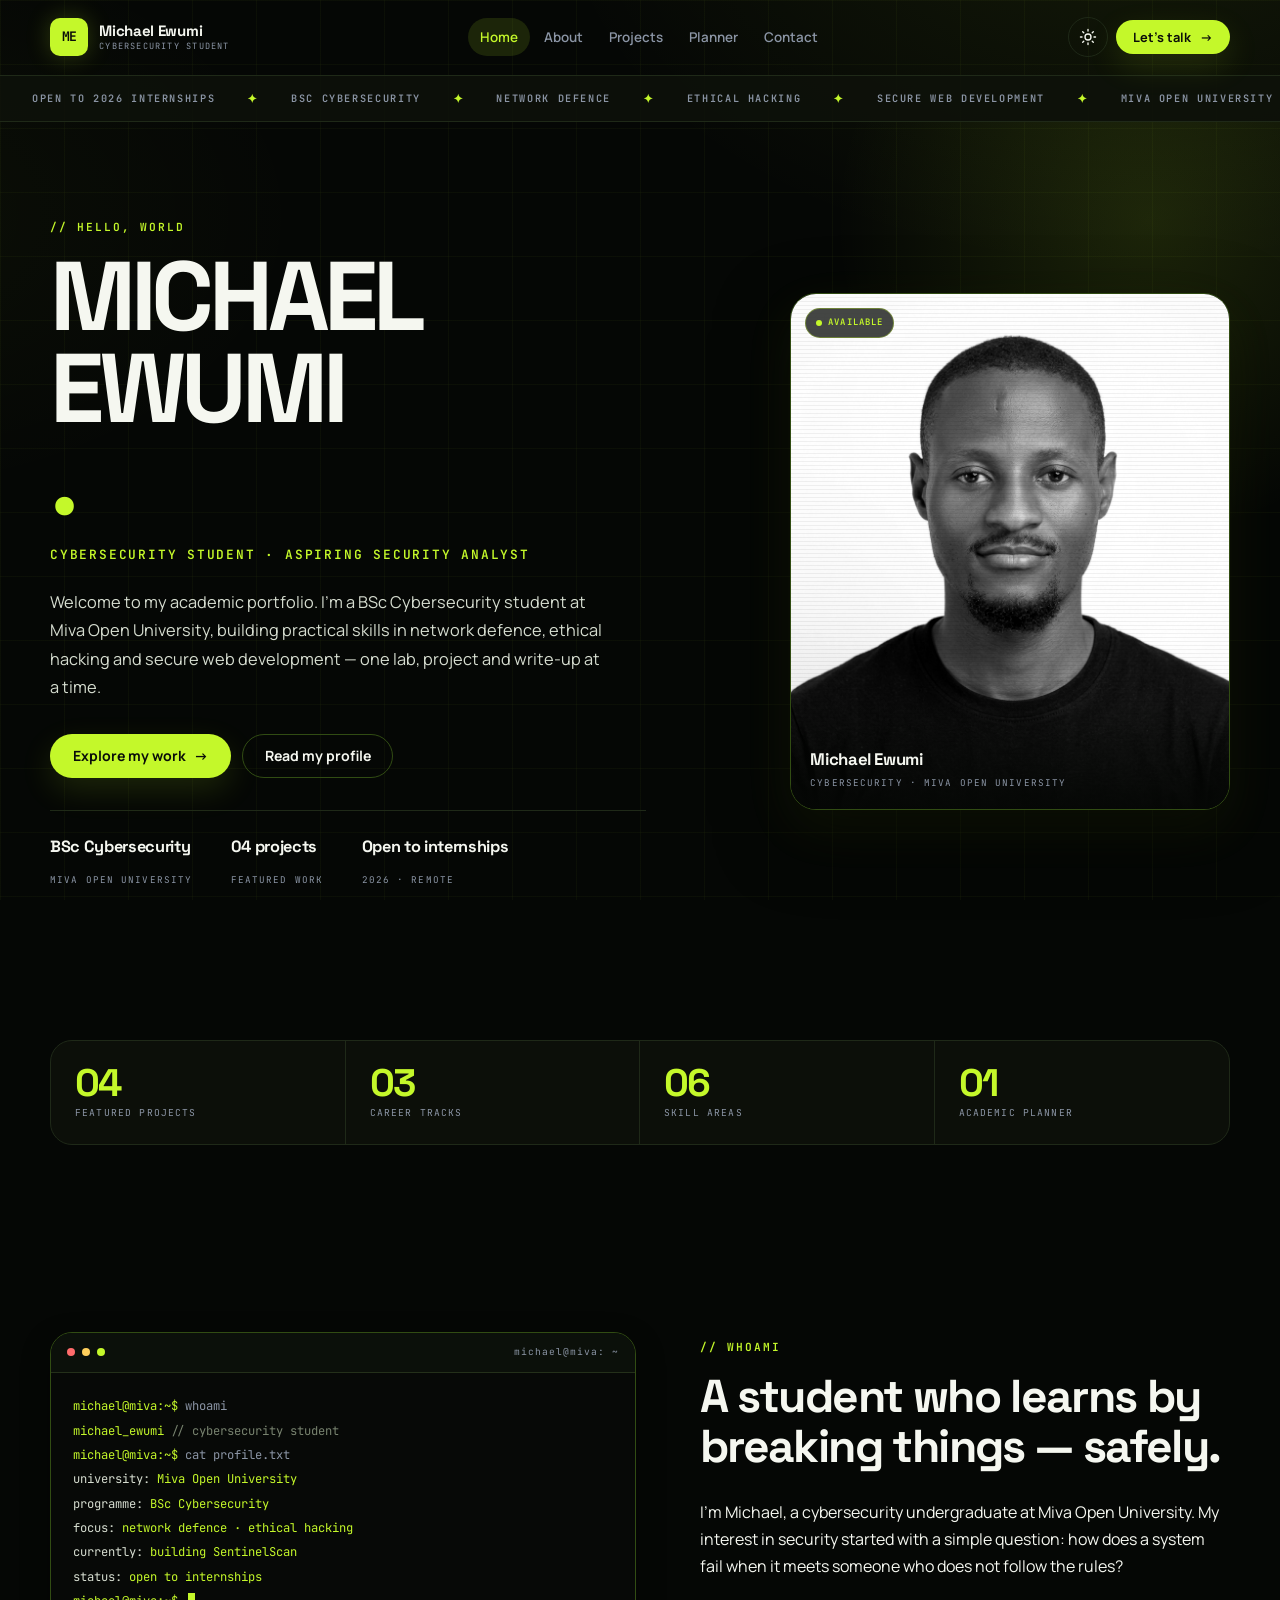
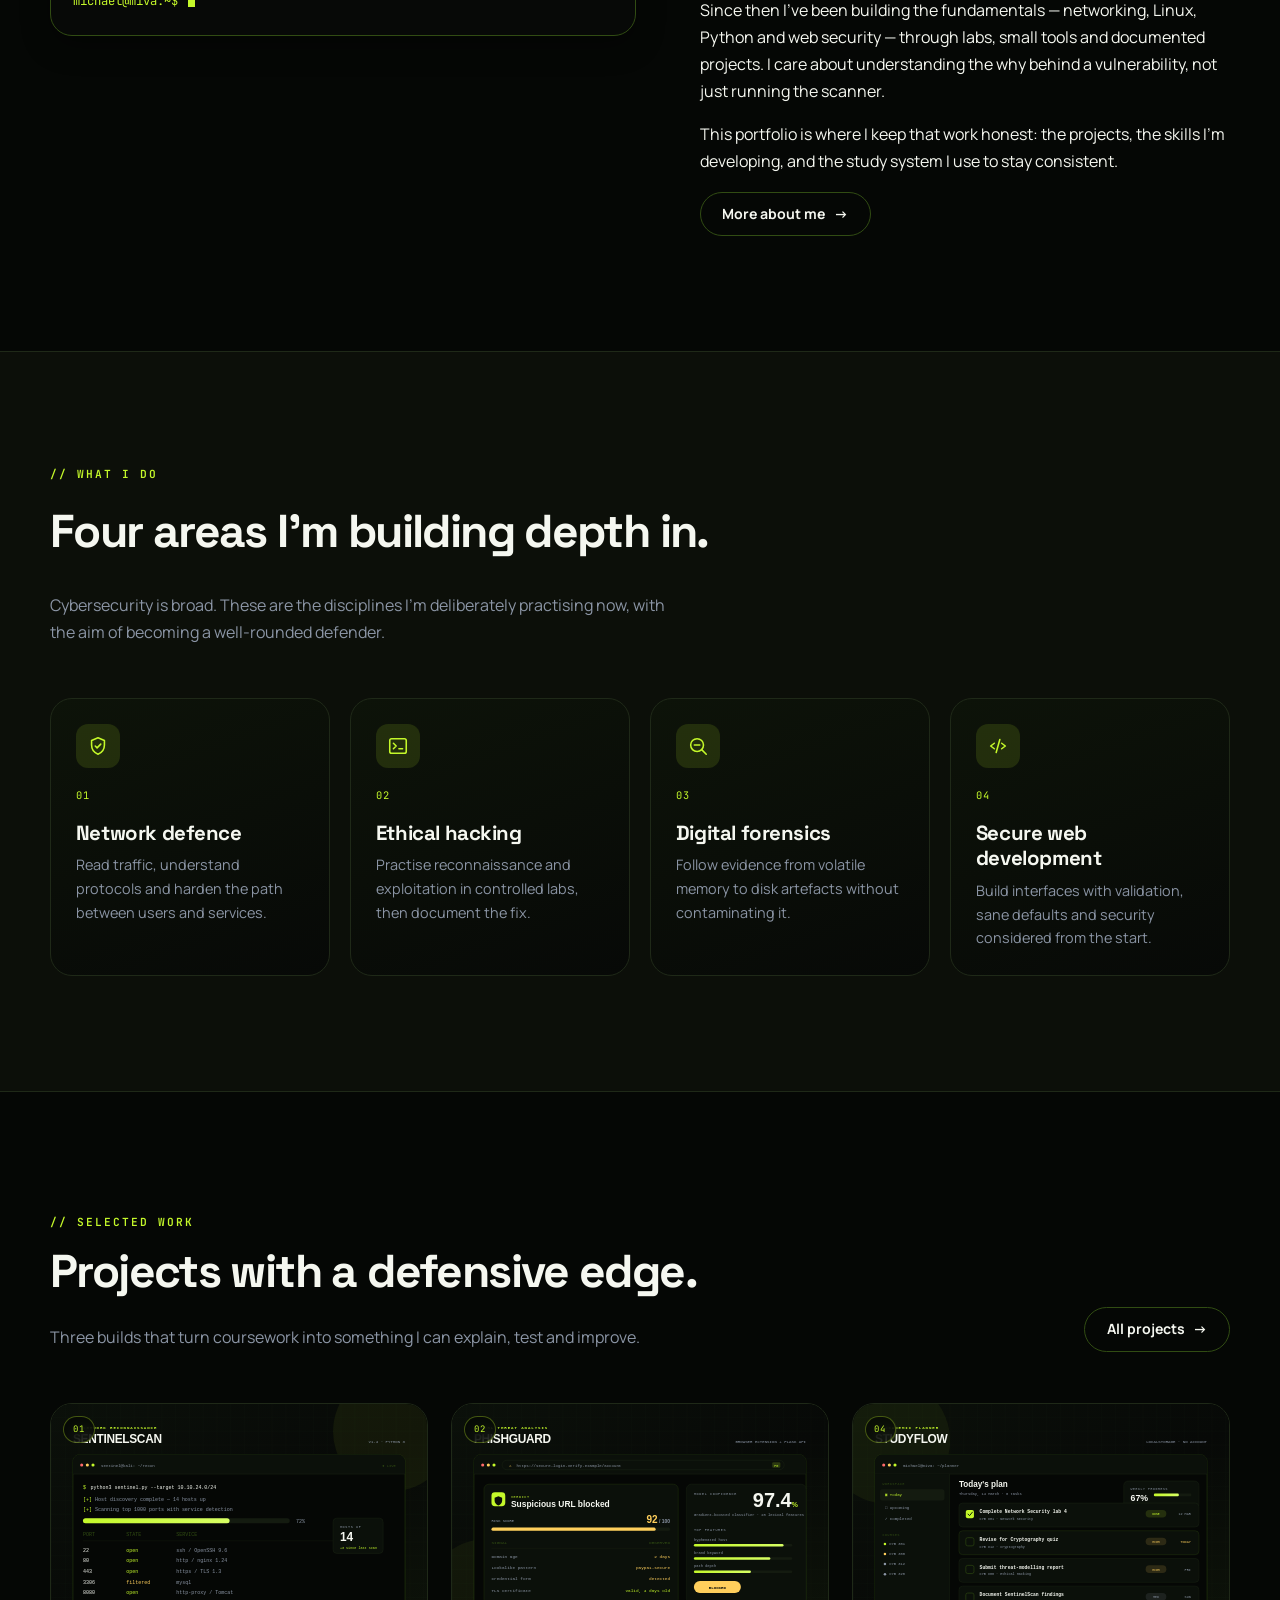
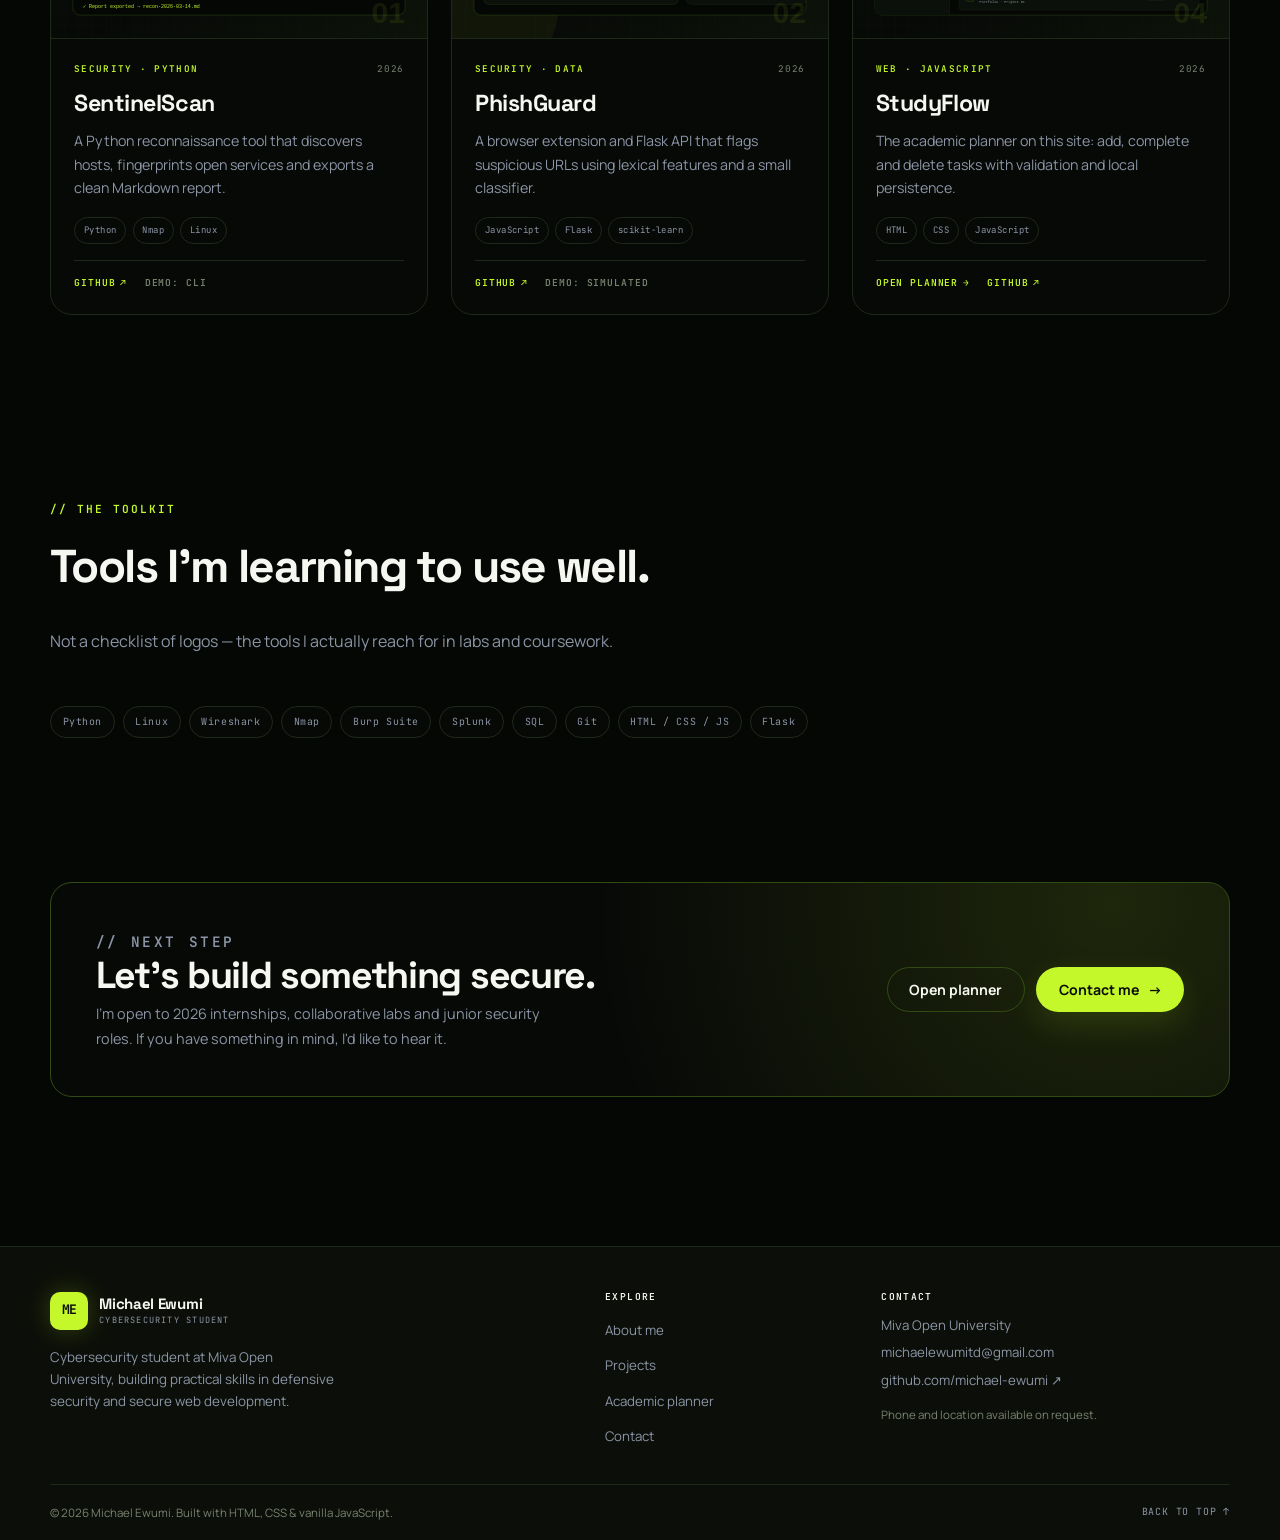
<file: index.html>
<!DOCTYPE html>
<html lang="en" data-theme="dark">
<head>
  <meta charset="utf-8">
  <meta name="viewport" content="width=device-width, initial-scale=1">
  <title>Michael Ewumi — Cybersecurity Student Portfolio</title>
  <meta name="description" content="The academic portfolio of Michael Ewumi, a BSc Cybersecurity student at Miva Open University. Projects, skills, an interactive study planner and contact details.">
  <meta name="author" content="Michael Ewumi">
  <meta name="theme-color" content="#050705">
  <link rel="icon" href="assets/img/favicon.svg" type="image/svg+xml">
  <link rel="preconnect" href="https://fonts.googleapis.com">
  <link rel="preconnect" href="https://fonts.gstatic.com" crossorigin>
  <link href="https://fonts.googleapis.com/css2?family=JetBrains+Mono:wght@400;600;700&amp;family=Manrope:wght@400;500;600;700&amp;family=Space+Grotesk:wght@500;600;700&amp;display=swap" rel="stylesheet">
  <link rel="stylesheet" href="css/styles.css?v=20261107">
  
  
  <script>
    (function () {
      try {
        var saved = localStorage.getItem("me-theme");
        document.documentElement.setAttribute("data-theme", saved === "light" ? "light" : "dark");
      } catch (error) {
        document.documentElement.setAttribute("data-theme", "dark");
      }
      document.documentElement.classList.add("js");
    })();
  </script>


</head>
<body>
  <a class="skip-link" href="#main">Skip to main content</a>

  <header class="site-header">
    <div class="container nav">
      <a class="brand" href="index.html" >
        <span class="brand-mark" aria-hidden="true">ME</span>
        <span class="brand-copy">
          <span class="brand-name">Michael Ewumi</span>
          <span class="brand-role">Cybersecurity Student</span>
        </span>
      </a>

      <nav aria-label="Primary">
        <ul class="nav-links" id="site-menu" data-nav-menu>
          <li><a class="nav-link" href="index.html" aria-current="page">Home</a></li>
          <li><a class="nav-link" href="about.html">About</a></li>
          <li><a class="nav-link" href="projects.html">Projects</a></li>
          <li><a class="nav-link" href="planner.html">Planner</a></li>
          <li><a class="nav-link" href="contact.html">Contact</a></li>
        </ul>
      </nav>

      <div class="nav-actions">
        <button class="icon-btn theme-toggle" type="button" data-theme-toggle aria-label="Switch to light theme" aria-pressed="true" title="Switch theme">
          <svg class="icon-sun" viewBox="0 0 24 24" fill="none" stroke="currentColor" stroke-width="1.8" stroke-linecap="round" aria-hidden="true">
            <circle cx="12" cy="12" r="4"></circle>
            <path d="M12 2v2M12 20v2M4.93 4.93l1.41 1.41M17.66 17.66l1.41 1.41M2 12h2M20 12h2M6.34 17.66l-1.41 1.41M19.07 4.93l-1.41 1.41"></path>
          </svg>
          <svg class="icon-moon" viewBox="0 0 24 24" fill="none" stroke="currentColor" stroke-width="1.8" stroke-linecap="round" stroke-linejoin="round" aria-hidden="true">
            <path d="M21 12.8A9 9 0 1 1 11.2 3 7 7 0 0 0 21 12.8z"></path>
          </svg>
        </button>
        <a class="btn btn-primary btn--sm nav-cta" href="contact.html">Let's talk <span class="btn-arrow" aria-hidden="true">→</span></a>
        <button class="icon-btn nav-toggle" type="button" data-nav-toggle aria-expanded="false" aria-controls="site-menu" aria-label="Open menu">
          <span class="hamburger" aria-hidden="true"><span></span><span></span><span></span></span>
        </button>
      </div>
    </div>
  </header>

  <div class="marquee" aria-hidden="true">
    <div class="marquee-track">
      <div class="marquee-group">
        <span class="marquee-item">Open to 2026 internships</span>
        <span class="marquee-item">BSc Cybersecurity</span>
        <span class="marquee-item">Network defence</span>
        <span class="marquee-item">Ethical hacking</span>
        <span class="marquee-item">Secure web development</span>
        <span class="marquee-item">Miva Open University</span>
      </div>
      <div class="marquee-group">
        <span class="marquee-item">Open to 2026 internships</span>
        <span class="marquee-item">BSc Cybersecurity</span>
        <span class="marquee-item">Network defence</span>
        <span class="marquee-item">Ethical hacking</span>
        <span class="marquee-item">Secure web development</span>
        <span class="marquee-item">Miva Open University</span>
      </div>
    </div>
  </div>

  <main id="main">
    <section class="hero" aria-labelledby="hero-title">
      <div class="container hero-grid">
        <div class="hero-copy" data-reveal>
          <p class="eyebrow">// HELLO, WORLD</p>
          <h1 class="hero-title" id="hero-title">
            <span>Michael</span>
            <span>Ewumi<span class="accent">.</span></span>
          </h1>
          <p class="hero-role">Cybersecurity student · Aspiring security analyst</p>
          <p class="lead">Welcome to my academic portfolio. I'm a BSc Cybersecurity student at Miva Open University, building practical skills in network defence, ethical hacking and secure web development — one lab, project and write-up at a time.</p>
          <div class="hero-actions">
            <a class="btn btn-primary" href="projects.html">Explore my work <span class="btn-arrow" aria-hidden="true">→</span></a>
            <a class="btn btn-ghost" href="about.html">Read my profile</a>
          </div>
          <div class="hero-meta" aria-label="Portfolio highlights">
            <div class="stat">
              <strong>BSc Cybersecurity</strong>
              <span>Miva Open University</span>
            </div>
            <div class="stat">
              <strong>04 projects</strong>
              <span>Featured work</span>
            </div>
            <div class="stat">
              <strong>Open to internships</strong>
              <span>2026 · Remote</span>
            </div>
          </div>
        </div>

        <div class="hero-visual" data-reveal data-delay="1">
          <div class="portrait-card">
            <div class="portrait-top">
              <span class="portrait-tag"><span class="status-dot" aria-hidden="true"></span> Available</span>
            </div>
            <img class="portrait-img" src="assets/img/portrait.jpg" width="800" height="940">
            <div class="portrait-caption">
              <strong>Michael Ewumi</strong>
              <span>Cybersecurity · Miva Open University</span>
            </div>
          </div>
        </div>
      </div>
    </section>

    <section class="section section--tight" aria-label="Portfolio at a glance">
      <div class="container">
        <div class="stat-strip" data-reveal>
          <div class="stat-item">
            <span class="stat-value">04</span>
            <span class="stat-label">Featured projects</span>
          </div>
          <div class="stat-item">
            <span class="stat-value">03</span>
            <span class="stat-label">Career tracks</span>
          </div>
          <div class="stat-item">
            <span class="stat-value">06</span>
            <span class="stat-label">Skill areas</span>
          </div>
          <div class="stat-item">
            <span class="stat-value">01</span>
            <span class="stat-label">Academic planner</span>
          </div>
        </div>
      </div>
    </section>

    <section class="section" aria-labelledby="who-title">
      <div class="container about-grid">
        <div class="terminal" data-reveal>
          <div class="terminal-bar">
            <span class="terminal-dot" aria-hidden="true"></span>
            <span class="terminal-dot" aria-hidden="true"></span>
            <span class="terminal-dot" aria-hidden="true"></span>
            <span class="terminal-title">michael@miva: ~</span>
          </div>
          <div class="terminal-body">
            <p class="terminal-line"><span class="prompt">michael@miva:~$</span> whoami</p>
            <p class="terminal-line"><span class="value">michael_ewumi</span> <span class="dim">// cybersecurity student</span></p>
            <p class="terminal-line"><span class="prompt">michael@miva:~$</span> cat profile.txt</p>
            <p class="terminal-line"><span class="key">university:</span> <span class="value">Miva Open University</span></p>
            <p class="terminal-line"><span class="key">programme:</span> <span class="value">BSc Cybersecurity</span></p>
            <p class="terminal-line"><span class="key">focus:</span> <span class="value">network defence · ethical hacking</span></p>
            <p class="terminal-line"><span class="key">currently:</span> <span class="value">building SentinelScan</span></p>
            <p class="terminal-line"><span class="key">status:</span> <span class="value">open to internships</span></p>
            <p class="terminal-line"><span class="prompt">michael@miva:~$</span> <span class="cursor" aria-hidden="true"></span></p>
          </div>
        </div>

        <div data-reveal data-delay="1">
          <p class="eyebrow">// WHOAMI</p>
          <h2 id="who-title">A student who learns by breaking things — safely.</h2>
          <p>I'm Michael, a cybersecurity undergraduate at Miva Open University. My interest in security started with a simple question: how does a system fail when it meets someone who does not follow the rules?</p>
          <p>Since then I've been building the fundamentals — networking, Linux, Python and web security — through labs, small tools and documented projects. I care about understanding the why behind a vulnerability, not just running the scanner.</p>
          <p>This portfolio is where I keep that work honest: the projects, the skills I'm developing, and the study system I use to stay consistent.</p>
          <a class="btn btn-ghost" href="about.html">More about me <span class="btn-arrow" aria-hidden="true">→</span></a>
        </div>
      </div>
    </section>

    <section class="section section--soft" aria-labelledby="focus-title">
      <div class="container">
        <div class="section-head" data-reveal>
          <p class="eyebrow">// WHAT I DO</p>
          <h2 id="focus-title">Four areas I'm building depth in.</h2>
          <p>Cybersecurity is broad. These are the disciplines I'm deliberately practising now, with the aim of becoming a well-rounded defender.</p>
        </div>

        <div class="grid grid-4">
          <article class="card card--hover" data-reveal>
            <div class="card-icon" aria-hidden="true">
              <svg viewBox="0 0 24 24" fill="none" stroke="currentColor" stroke-width="1.7" stroke-linecap="round" stroke-linejoin="round">
                <path d="M12 3l7 3v5c0 4.4-2.9 8.4-7 10-4.1-1.6-7-5.6-7-10V6z"></path>
                <path d="M9 12l2 2 4-4"></path>
              </svg>
            </div>
            <span class="card-num">01</span>
            <h3>Network defence</h3>
            <p>Read traffic, understand protocols and harden the path between users and services.</p>
          </article>

          <article class="card card--hover" data-reveal data-delay="1">
            <div class="card-icon" aria-hidden="true">
              <svg viewBox="0 0 24 24" fill="none" stroke="currentColor" stroke-width="1.7" stroke-linecap="round" stroke-linejoin="round">
                <rect x="3" y="4" width="18" height="16" rx="2"></rect>
                <path d="M7 9l3 3-3 3M13 15h4"></path>
              </svg>
            </div>
            <span class="card-num">02</span>
            <h3>Ethical hacking</h3>
            <p>Practise reconnaissance and exploitation in controlled labs, then document the fix.</p>
          </article>

          <article class="card card--hover" data-reveal data-delay="2">
            <div class="card-icon" aria-hidden="true">
              <svg viewBox="0 0 24 24" fill="none" stroke="currentColor" stroke-width="1.7" stroke-linecap="round" stroke-linejoin="round">
                <circle cx="11" cy="11" r="7"></circle>
                <path d="M16 16l5 5M8 11h6"></path>
              </svg>
            </div>
            <span class="card-num">03</span>
            <h3>Digital forensics</h3>
            <p>Follow evidence from volatile memory to disk artefacts without contaminating it.</p>
          </article>

          <article class="card card--hover" data-reveal data-delay="3">
            <div class="card-icon" aria-hidden="true">
              <svg viewBox="0 0 24 24" fill="none" stroke="currentColor" stroke-width="1.7" stroke-linecap="round" stroke-linejoin="round">
                <path d="M8 9l-4 3 4 3M16 9l4 3-4 3M14 5l-4 14"></path>
              </svg>
            </div>
            <span class="card-num">04</span>
            <h3>Secure web development</h3>
            <p>Build interfaces with validation, sane defaults and security considered from the start.</p>
          </article>
        </div>
      </div>
    </section>

    <section class="section" aria-labelledby="featured-title">
      <div class="container">
        <div class="section-head section-head--row" data-reveal>
          <div>
            <p class="eyebrow">// SELECTED WORK</p>
            <h2 id="featured-title">Projects with a defensive edge.</h2>
            <p>Three builds that turn coursework into something I can explain, test and improve.</p>
          </div>
          <a class="btn btn-ghost" href="projects.html">All projects <span class="btn-arrow" aria-hidden="true">→</span></a>
        </div>

        <div class="projects-grid projects-grid--3">
          <article class="project-card" data-reveal>
            <div class="project-cover">
              <span class="project-index">01</span>
              <img src="assets/img/project-sentinel.svg" alt="Terminal window from SentinelScan showing open ports and services." width="1200" height="750" loading="lazy">
            </div>
            <div class="project-body">
              <div class="project-top">
                <span class="project-category">Security · Python</span>
                <span class="project-year">2026</span>
              </div>
              <h3 class="project-title">SentinelScan</h3>
              <p class="project-desc">A Python reconnaissance tool that discovers hosts, fingerprints open services and exports a clean Markdown report.</p>
              <div class="project-tech">
                <span class="tech">Python</span>
                <span class="tech">Nmap</span>
                <span class="tech">Linux</span>
              </div>
              <div class="project-links">
                <a href="https://github.com/michael-ewumi" target="_blank" rel="noopener">GitHub <span aria-hidden="true">↗</span></a>
                <span class="link-disabled">Demo: CLI</span>
              </div>
            </div>
          </article>

          <article class="project-card" data-reveal data-delay="1">
            <div class="project-cover">
              <span class="project-index">02</span>
              <img src="assets/img/project-phishguard.svg" alt="PhishGuard browser warning showing a blocked URL and a risk score of 92 out of 100." width="1200" height="750" loading="lazy">
            </div>
            <div class="project-body">
              <div class="project-top">
                <span class="project-category">Security · Data</span>
                <span class="project-year">2026</span>
              </div>
              <h3 class="project-title">PhishGuard</h3>
              <p class="project-desc">A browser extension and Flask API that flags suspicious URLs using lexical features and a small classifier.</p>
              <div class="project-tech">
                <span class="tech">JavaScript</span>
                <span class="tech">Flask</span>
                <span class="tech">scikit-learn</span>
              </div>
              <div class="project-links">
                <a href="https://github.com/michael-ewumi" target="_blank" rel="noopener">GitHub <span aria-hidden="true">↗</span></a>
                <span class="link-disabled">Demo: simulated</span>
              </div>
            </div>
          </article>

          <article class="project-card" data-reveal data-delay="2">
            <div class="project-cover">
              <span class="project-index">04</span>
              <img src="assets/img/project-studyflow.svg" alt="StudyFlow planner showing active tasks, due dates and a weekly progress bar." width="1200" height="750" loading="lazy">
            </div>
            <div class="project-body">
              <div class="project-top">
                <span class="project-category">Web · JavaScript</span>
                <span class="project-year">2026</span>
              </div>
              <h3 class="project-title">StudyFlow</h3>
              <p class="project-desc">The academic planner on this site: add, complete and delete tasks with validation and local persistence.</p>
              <div class="project-tech">
                <span class="tech">HTML</span>
                <span class="tech">CSS</span>
                <span class="tech">JavaScript</span>
              </div>
              <div class="project-links">
                <a href="planner.html">Open planner <span aria-hidden="true">→</span></a>
                <a href="https://github.com/michael-ewumi" target="_blank" rel="noopener">GitHub <span aria-hidden="true">↗</span></a>
              </div>
            </div>
          </article>
        </div>
      </div>
    </section>

    <section class="section section--tight" aria-labelledby="toolkit-title">
      <div class="container">
        <div class="section-head" data-reveal>
          <p class="eyebrow">// THE TOOLKIT</p>
          <h2 id="toolkit-title">Tools I'm learning to use well.</h2>
          <p>Not a checklist of logos — the tools I actually reach for in labs and coursework.</p>
        </div>
        <div class="tool-cloud" data-reveal>
          <span class="tool-chip">Python</span>
          <span class="tool-chip">Linux</span>
          <span class="tool-chip">Wireshark</span>
          <span class="tool-chip">Nmap</span>
          <span class="tool-chip">Burp Suite</span>
          <span class="tool-chip">Splunk</span>
          <span class="tool-chip">SQL</span>
          <span class="tool-chip">Git</span>
          <span class="tool-chip">HTML / CSS / JS</span>
          <span class="tool-chip">Flask</span>
        </div>
      </div>
    </section>

    <section class="section section--tight" aria-labelledby="next-title">
      <div class="container">
        <div class="cta-band" data-reveal>
          <div>
            <p class="eyebrow">// NEXT STEP</p>
            <h2 id="next-title">Let's build something secure.</h2>
            <p>I'm open to 2026 internships, collaborative labs and junior security roles. If you have something in mind, I'd like to hear it.</p>
          </div>
          <div class="cta-actions">
            <a class="btn btn-ghost" href="planner.html">Open planner</a>
            <a class="btn btn-primary" href="contact.html">Contact me <span class="btn-arrow" aria-hidden="true">→</span></a>
          </div>
        </div>
      </div>
    </section>
  </main>

  <footer class="site-footer">
    <div class="container">
      <div class="footer-main">
        <div class="footer-brand">
          <a class="brand" href="index.html" >
            <span class="brand-mark" aria-hidden="true">ME</span>
            <span class="brand-copy">
              <span class="brand-name">Michael Ewumi</span>
              <span class="brand-role">Cybersecurity Student</span>
            </span>
          </a>
          <p>Cybersecurity student at Miva Open University, building practical skills in defensive security and secure web development.</p>
        </div>

        <div class="footer-col">
          <h2>Explore</h2>
          <ul class="footer-links">
            <li><a href="about.html">About me</a></li>
            <li><a href="projects.html">Projects</a></li>
            <li><a href="planner.html">Academic planner</a></li>
            <li><a href="contact.html">Contact</a></li>
          </ul>
        </div>

        <div class="footer-col">
          <h2>Contact</h2>
          <address>
            <span>Miva Open University</span>
            <a href="mailto:michaelewumitd@gmail.com">michaelewumitd@gmail.com</a>
            <a href="https://github.com/michael-ewumi" target="_blank" rel="noopener">github.com/michael-ewumi <span aria-hidden="true">↗</span></a>
          </address>
          <p class="footer-note">Phone and location available on request.</p>
        </div>
      </div>

      <div class="footer-bottom">
        <p>© <span data-year>2026</span> Michael Ewumi. Built with HTML, CSS &amp; vanilla JavaScript.</p>
        <a class="to-top" href="#main">Back to top <span aria-hidden="true">↑</span></a>
      </div>
    </div>
  </footer>

  <script src="js/main.js?v=20261107"></script>
</body>
</html>
</file>
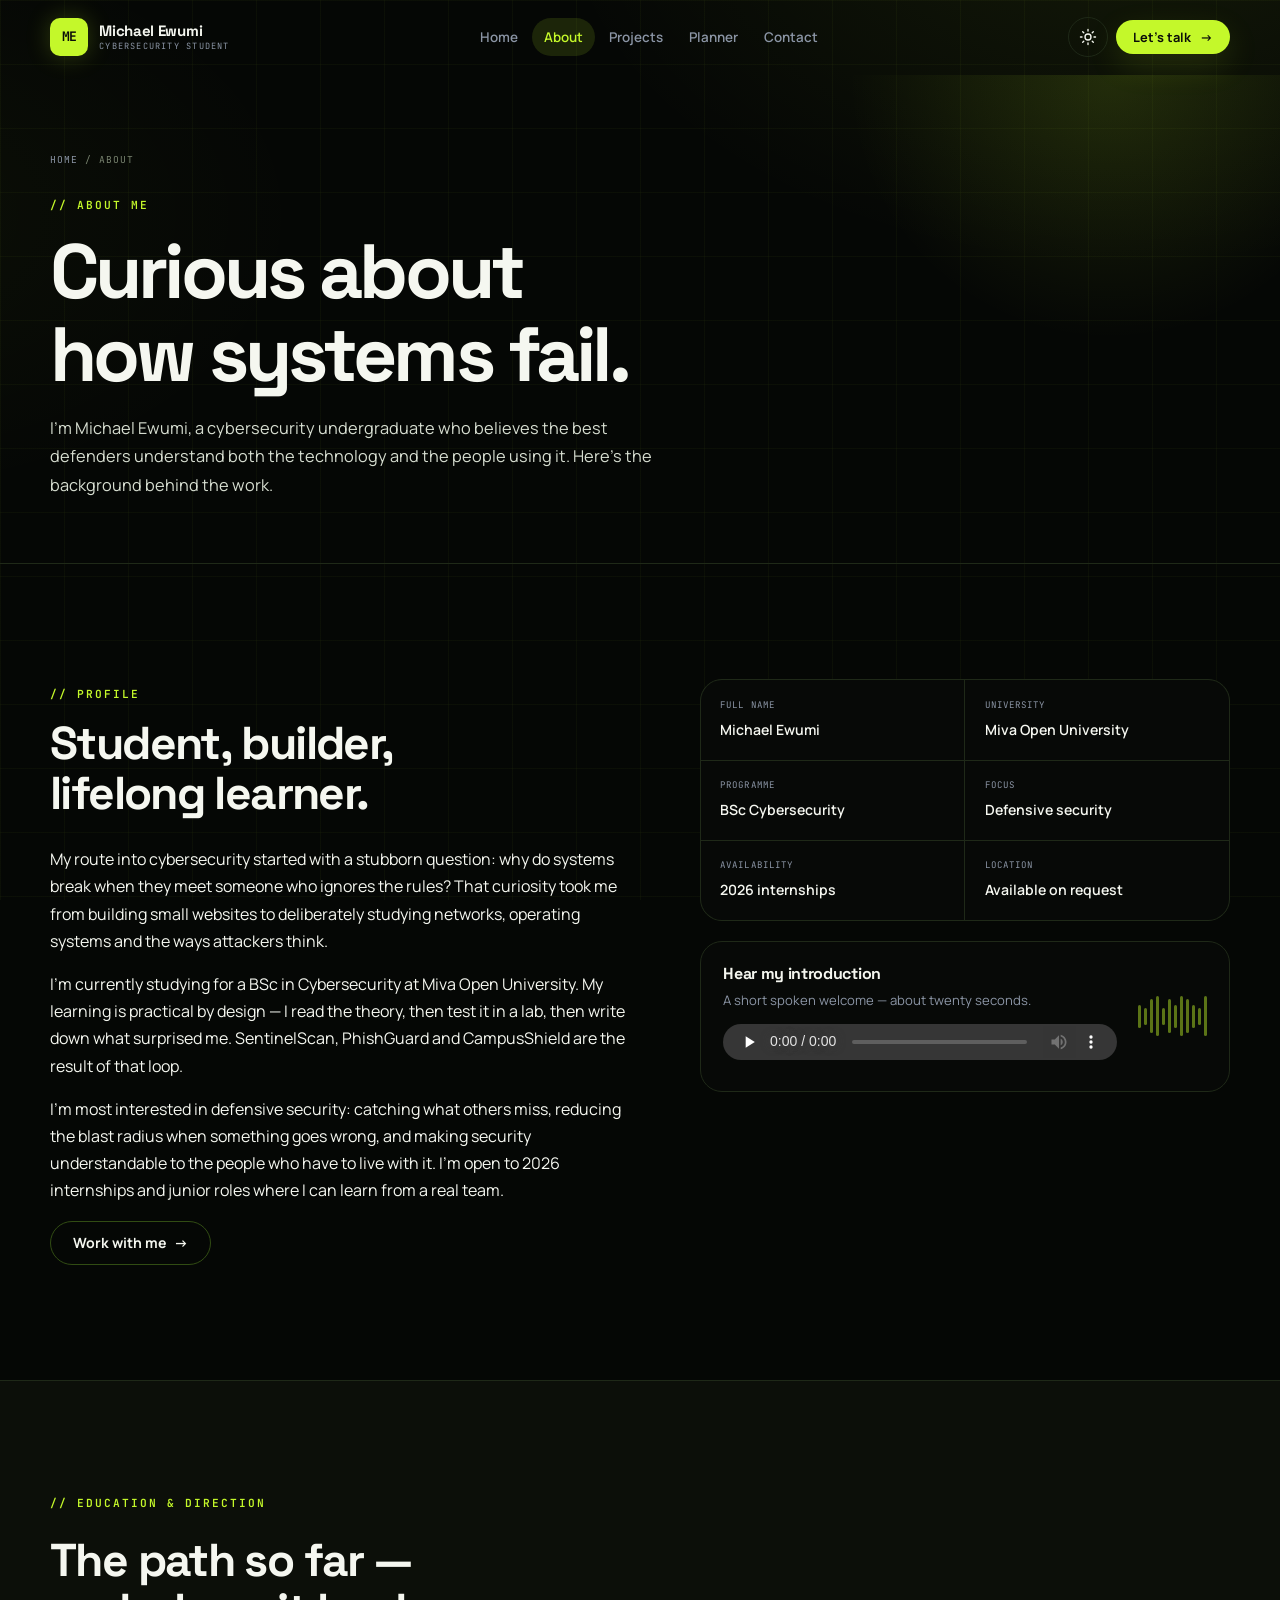
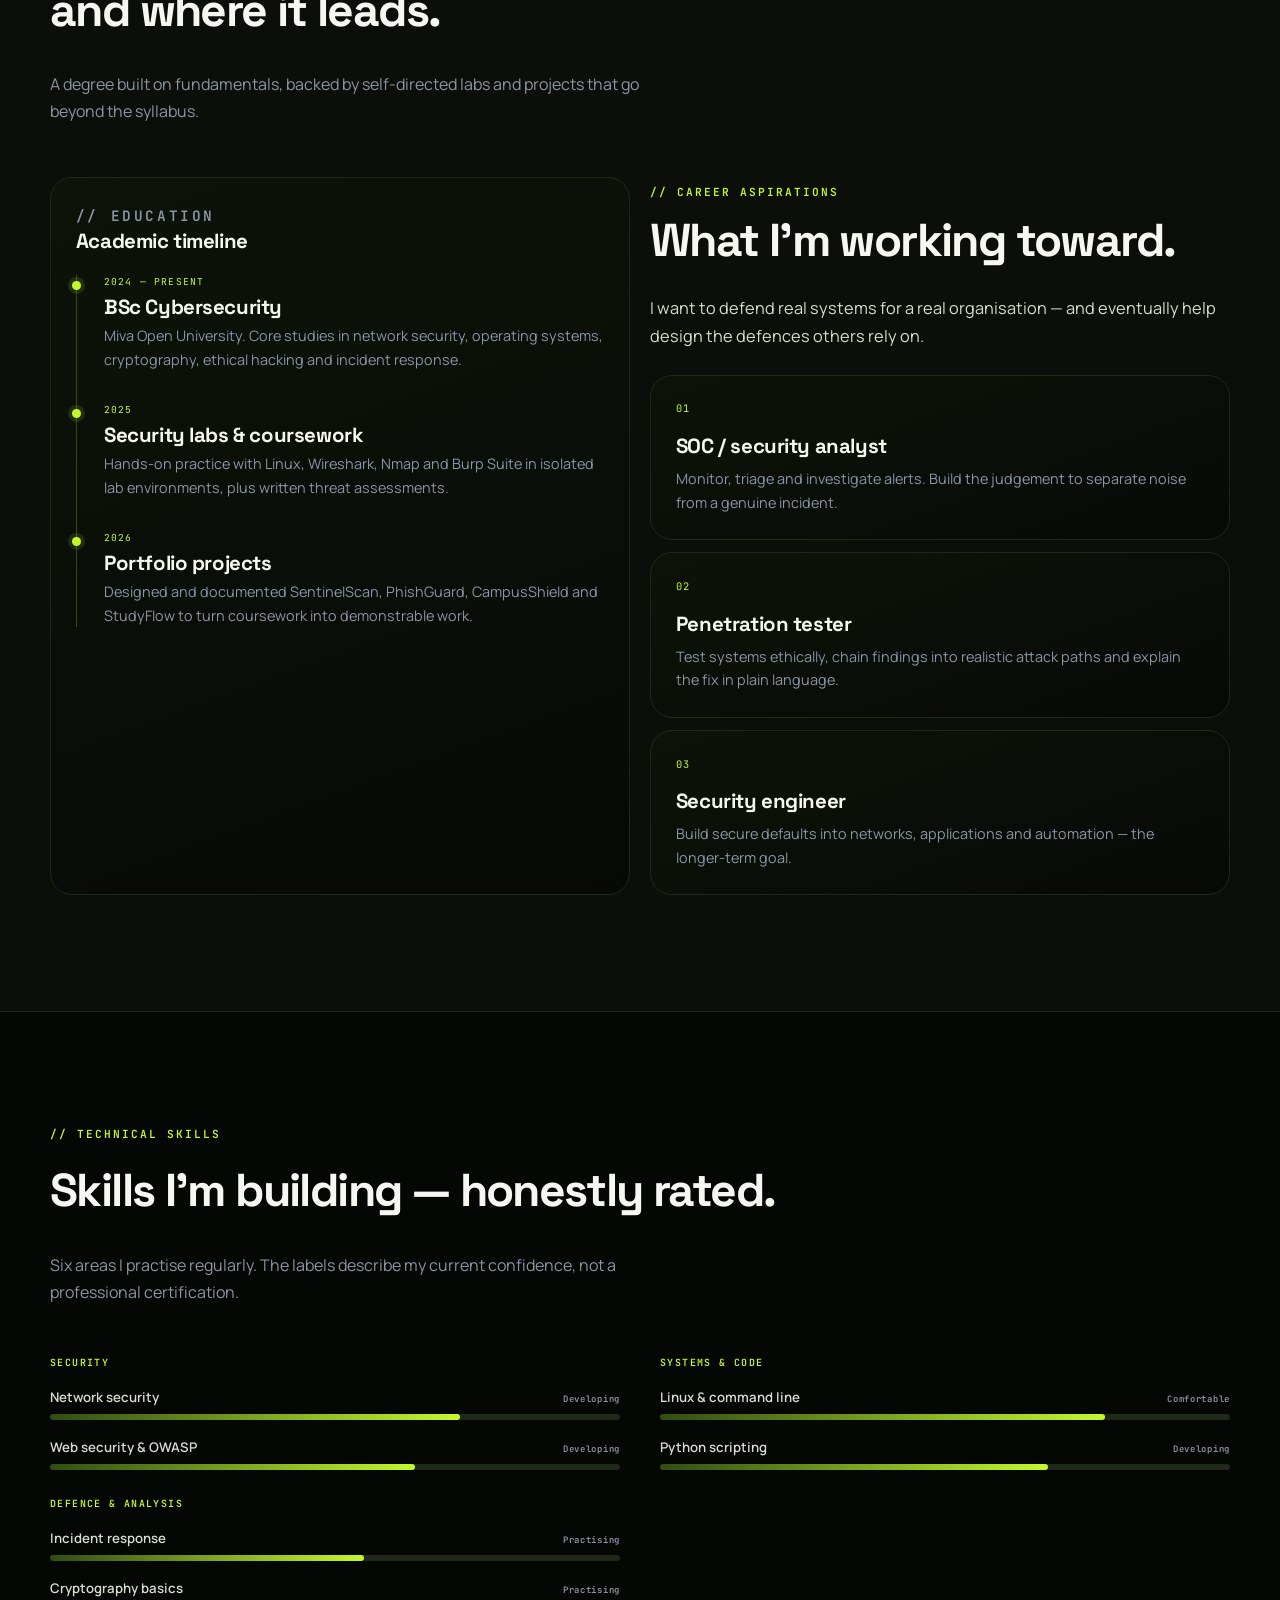
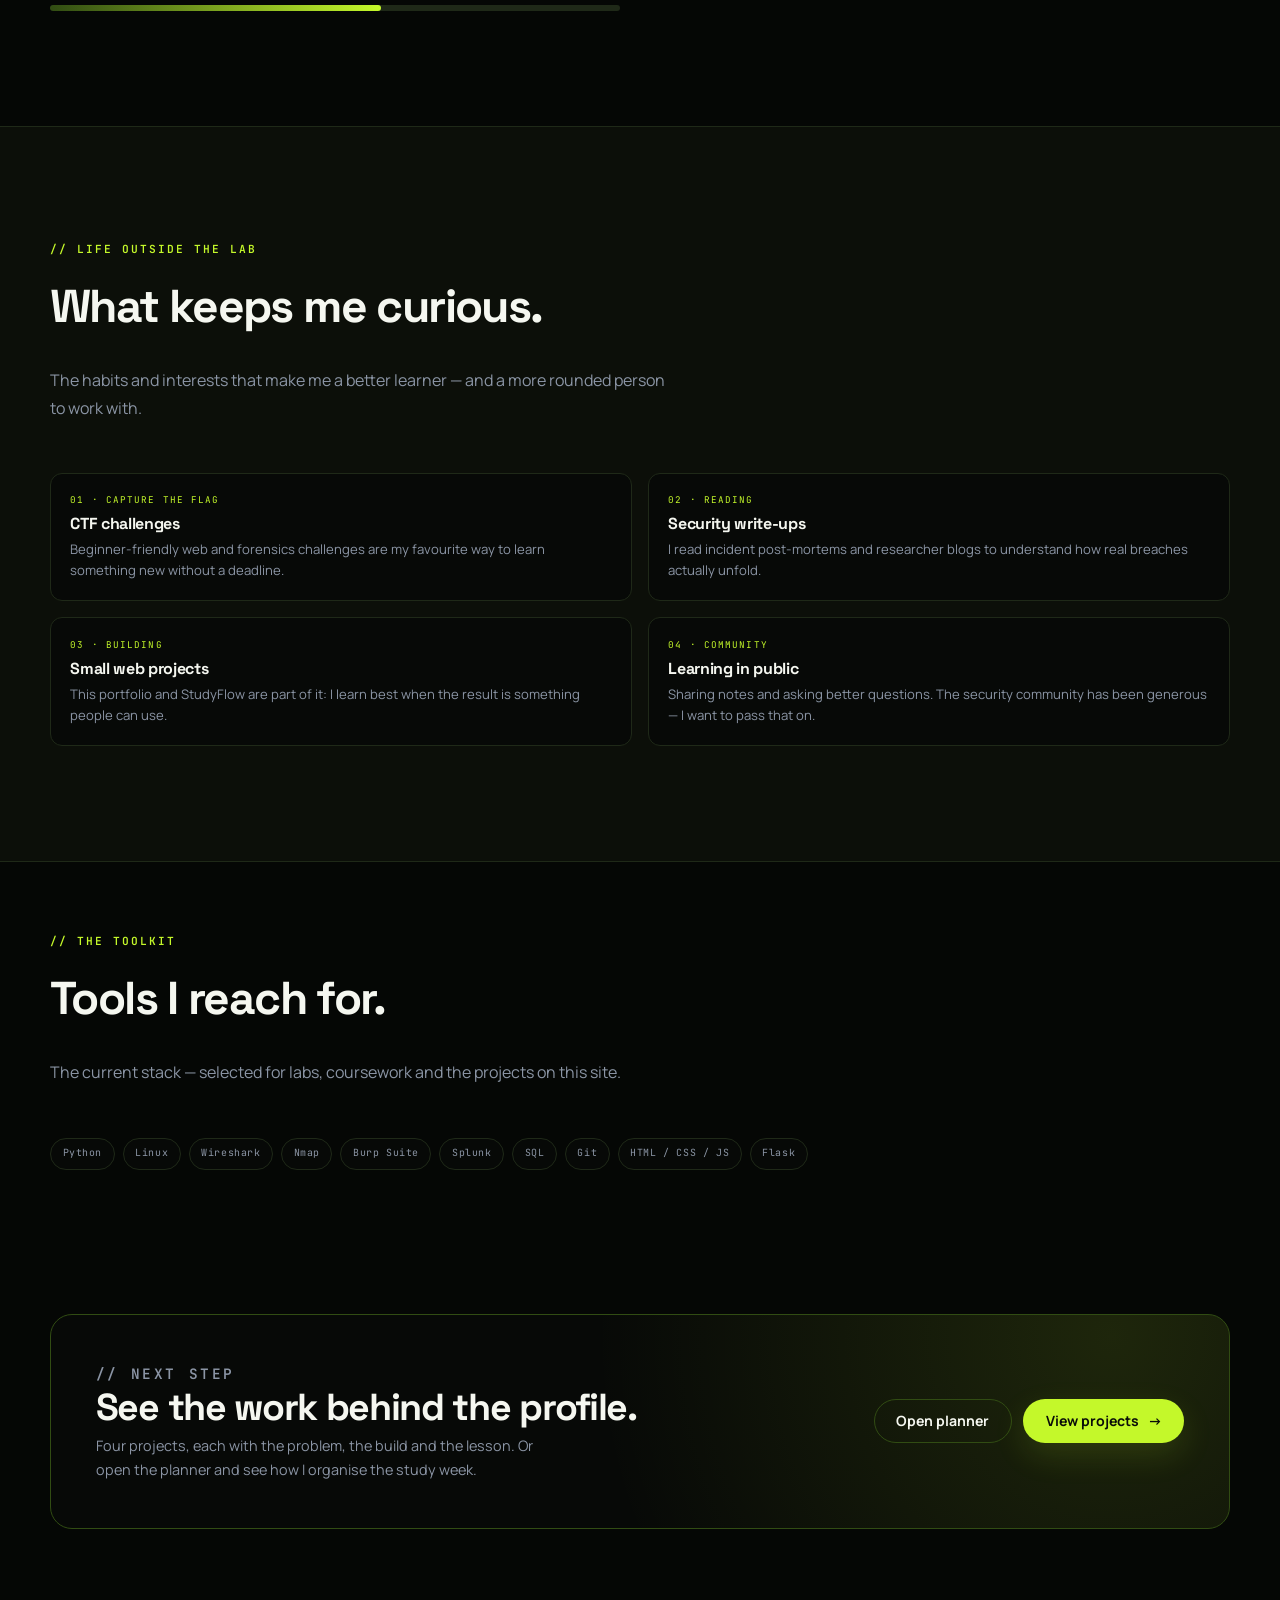
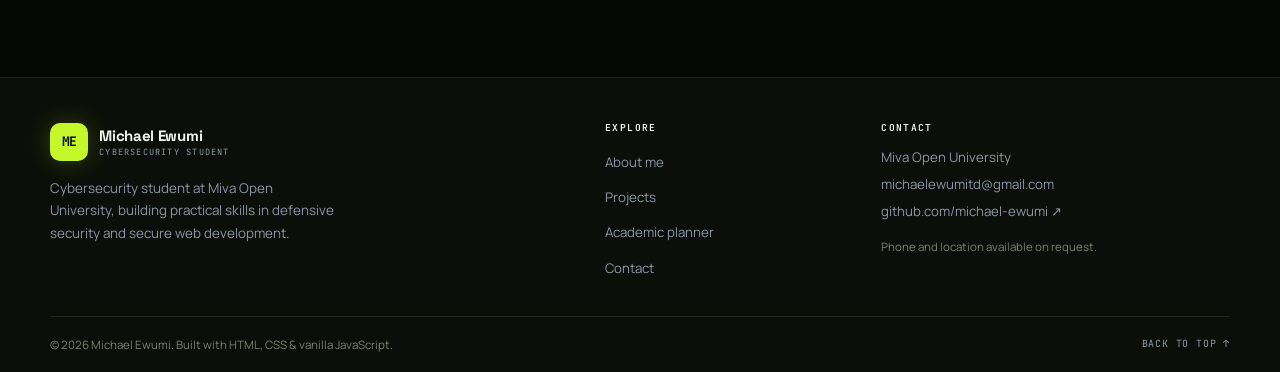
<file: about.html>
<!DOCTYPE html>
<html lang="en" data-theme="dark">
<head>
  <meta charset="utf-8">
  <meta name="viewport" content="width=device-width, initial-scale=1">
  <title>About — Michael Ewumi</title>
  <meta name="description" content="About Michael Ewumi: a BSc Cybersecurity student at Miva Open University. Education, career aspirations, technical skills, hobbies and an audio introduction.">
  <meta name="author" content="Michael Ewumi">
  <meta name="theme-color" content="#050705">
  <link rel="icon" href="assets/img/favicon.svg" type="image/svg+xml">
  <link rel="preconnect" href="https://fonts.googleapis.com">
  <link rel="preconnect" href="https://fonts.gstatic.com" crossorigin>
  <link href="https://fonts.googleapis.com/css2?family=JetBrains+Mono:wght@400;600;700&amp;family=Manrope:wght@400;500;600;700&amp;family=Space+Grotesk:wght@500;600;700&amp;display=swap" rel="stylesheet">
  <link rel="stylesheet" href="css/styles.css?v=20261107">
  <script>
    (function () {
      try {
        var saved = localStorage.getItem("me-theme");
        document.documentElement.setAttribute("data-theme", saved === "light" ? "light" : "dark");
      } catch (error) {
        document.documentElement.setAttribute("data-theme", "dark");
      }
      document.documentElement.classList.add("js");
    })();
  </script>
</head>
<body>
  <a class="skip-link" href="#main">Skip to main content</a>

  <header class="site-header">
    <div class="container nav">
      <a class="brand" href="index.html" >
        <span class="brand-mark" aria-hidden="true">ME</span>
        <span class="brand-copy">
          <span class="brand-name">Michael Ewumi</span>
          <span class="brand-role">Cybersecurity Student</span>
        </span>
      </a>

      <nav aria-label="Primary">
        <ul class="nav-links" id="site-menu" data-nav-menu>
          <li><a class="nav-link" href="index.html">Home</a></li>
          <li><a class="nav-link" href="about.html" aria-current="page">About</a></li>
          <li><a class="nav-link" href="projects.html">Projects</a></li>
          <li><a class="nav-link" href="planner.html">Planner</a></li>
          <li><a class="nav-link" href="contact.html">Contact</a></li>
        </ul>
      </nav>

      <div class="nav-actions">
        <button class="icon-btn theme-toggle" type="button" data-theme-toggle aria-label="Switch to light theme" aria-pressed="true" title="Switch theme">
          <svg class="icon-sun" viewBox="0 0 24 24" fill="none" stroke="currentColor" stroke-width="1.8" stroke-linecap="round" aria-hidden="true">
            <circle cx="12" cy="12" r="4"></circle>
            <path d="M12 2v2M12 20v2M4.93 4.93l1.41 1.41M17.66 17.66l1.41 1.41M2 12h2M20 12h2M6.34 17.66l-1.41 1.41M19.07 4.93l-1.41 1.41"></path>
          </svg>
          <svg class="icon-moon" viewBox="0 0 24 24" fill="none" stroke="currentColor" stroke-width="1.8" stroke-linecap="round" stroke-linejoin="round" aria-hidden="true">
            <path d="M21 12.8A9 9 0 1 1 11.2 3 7 7 0 0 0 21 12.8z"></path>
          </svg>
        </button>
        <a class="btn btn-primary btn--sm nav-cta" href="contact.html">Let's talk <span class="btn-arrow" aria-hidden="true">→</span></a>
        <button class="icon-btn nav-toggle" type="button" data-nav-toggle aria-expanded="false" aria-controls="site-menu" aria-label="Open menu">
          <span class="hamburger" aria-hidden="true"><span></span><span></span><span></span></span>
        </button>
      </div>
    </div>
  </header>

  <main id="main">
    <section class="page-hero">
      <div class="container">
        <nav aria-label="Breadcrumb">
          <ol class="breadcrumb">
            <li><a href="index.html">Home</a></li>
            <li aria-current="page">About</li>
          </ol>
        </nav>
        <p class="eyebrow">// ABOUT ME</p>
        <h1>Curious about how systems fail.</h1>
        <p class="lead">I'm Michael Ewumi, a cybersecurity undergraduate who believes the best defenders understand both the technology and the people using it. Here's the background behind the work.</p>
      </div>
    </section>

    <section class="section" aria-labelledby="profile-title">
      <div class="container about-grid">
        <div data-reveal>
          <p class="eyebrow">// PROFILE</p>
          <h2 id="profile-title">Student, builder, lifelong learner.</h2>
          <p>My route into cybersecurity started with a stubborn question: why do systems break when they meet someone who ignores the rules? That curiosity took me from building small websites to deliberately studying networks, operating systems and the ways attackers think.</p>
          <p>I'm currently studying for a BSc in Cybersecurity at Miva Open University. My learning is practical by design — I read the theory, then test it in a lab, then write down what surprised me. SentinelScan, PhishGuard and CampusShield are the result of that loop.</p>
          <p>I'm most interested in defensive security: catching what others miss, reducing the blast radius when something goes wrong, and making security understandable to the people who have to live with it. I'm open to 2026 internships and junior roles where I can learn from a real team.</p>
          <a class="btn btn-ghost" href="contact.html">Work with me <span class="btn-arrow" aria-hidden="true">→</span></a>
        </div>

        <div data-reveal data-delay="1">
          <dl class="profile-facts" aria-label="Profile facts">
            <div class="fact">
              <dt>Full name</dt>
              <dd>Michael Ewumi</dd>
            </div>
            <div class="fact">
              <dt>University</dt>
              <dd>Miva Open University</dd>
            </div>
            <div class="fact">
              <dt>Programme</dt>
              <dd>BSc Cybersecurity</dd>
            </div>
            <div class="fact">
              <dt>Focus</dt>
              <dd>Defensive security</dd>
            </div>
            <div class="fact">
              <dt>Availability</dt>
              <dd>2026 internships</dd>
            </div>
            <div class="fact">
              <dt>Location</dt>
              <dd>Available on request</dd>
            </div>
          </dl>

          <div class="audio-card" style="margin-top: 1.25rem;">
            <div>
              <h3>Hear my introduction</h3>
              <p>A short spoken welcome — about twenty seconds.</p>
              <audio controls preload="none" src="assets/audio/welcome.wav" data-audio>
                Your browser does not support the audio element.
                <a href="assets/audio/welcome.wav">Download the introduction instead.</a>
              </audio>
            </div>
            <div class="waveform is-idle" aria-hidden="true">
              <span></span><span></span><span></span><span></span><span></span><span></span>
              <span></span><span></span><span></span><span></span><span></span><span></span>
            </div>
          </div>
        </div>
      </div>
    </section>

    <section class="section section--soft" aria-labelledby="education-title">
      <div class="container">
        <div class="section-head" data-reveal>
          <p class="eyebrow">// EDUCATION &amp; DIRECTION</p>
          <h2 id="education-title">The path so far — and where it leads.</h2>
          <p>A degree built on fundamentals, backed by self-directed labs and projects that go beyond the syllabus.</p>
        </div>

        <div class="grid grid-2">
          <div class="card" data-reveal>
            <p class="eyebrow eyebrow--plain">// EDUCATION</p>
            <h3>Academic timeline</h3>
            <ol class="timeline" style="margin-top: 1.2rem;">
              <li class="timeline-item">
                <span class="timeline-date">2024 — present</span>
                <h3>BSc Cybersecurity</h3>
                <p>Miva Open University. Core studies in network security, operating systems, cryptography, ethical hacking and incident response.</p>
              </li>
              <li class="timeline-item">
                <span class="timeline-date">2025</span>
                <h3>Security labs &amp; coursework</h3>
                <p>Hands-on practice with Linux, Wireshark, Nmap and Burp Suite in isolated lab environments, plus written threat assessments.</p>
              </li>
              <li class="timeline-item">
                <span class="timeline-date">2026</span>
                <h3>Portfolio projects</h3>
                <p>Designed and documented SentinelScan, PhishGuard, CampusShield and StudyFlow to turn coursework into demonstrable work.</p>
              </li>
            </ol>
          </div>

          <div data-reveal data-delay="1">
            <p class="eyebrow">// CAREER ASPIRATIONS</p>
            <h2>What I'm working toward.</h2>
            <p class="lead">I want to defend real systems for a real organisation — and eventually help design the defences others rely on.</p>

            <div class="grid" style="gap: 0.75rem;">
              <article class="card card--hover">
                <span class="card-num">01</span>
                <h3>SOC / security analyst</h3>
                <p>Monitor, triage and investigate alerts. Build the judgement to separate noise from a genuine incident.</p>
              </article>
              <article class="card card--hover">
                <span class="card-num">02</span>
                <h3>Penetration tester</h3>
                <p>Test systems ethically, chain findings into realistic attack paths and explain the fix in plain language.</p>
              </article>
              <article class="card card--hover">
                <span class="card-num">03</span>
                <h3>Security engineer</h3>
                <p>Build secure defaults into networks, applications and automation — the longer-term goal.</p>
              </article>
            </div>
          </div>
        </div>
      </div>
    </section>

    <section class="section" aria-labelledby="skills-title">
      <div class="container">
        <div class="section-head" data-reveal>
          <p class="eyebrow">// TECHNICAL SKILLS</p>
          <h2 id="skills-title">Skills I'm building — honestly rated.</h2>
          <p>Six areas I practise regularly. The labels describe my current confidence, not a professional certification.</p>
        </div>

        <div class="skill-groups" data-reveal>
          <div class="skill-group">
            <h3>Security</h3>
            <div class="skill-item">
              <div class="skill-head"><span>Network security</span><span>Developing</span></div>
              <div class="skill-bar"><span class="skill-fill" style="--level: 72%;"></span></div>
            </div>
            <div class="skill-item">
              <div class="skill-head"><span>Web security &amp; OWASP</span><span>Developing</span></div>
              <div class="skill-bar"><span class="skill-fill" style="--level: 64%;"></span></div>
            </div>
          </div>

          <div class="skill-group">
            <h3>Systems &amp; code</h3>
            <div class="skill-item">
              <div class="skill-head"><span>Linux &amp; command line</span><span>Comfortable</span></div>
              <div class="skill-bar"><span class="skill-fill" style="--level: 78%;"></span></div>
            </div>
            <div class="skill-item">
              <div class="skill-head"><span>Python scripting</span><span>Developing</span></div>
              <div class="skill-bar"><span class="skill-fill" style="--level: 68%;"></span></div>
            </div>
          </div>

          <div class="skill-group">
            <h3>Defence &amp; analysis</h3>
            <div class="skill-item">
              <div class="skill-head"><span>Incident response</span><span>Practising</span></div>
              <div class="skill-bar"><span class="skill-fill" style="--level: 55%;"></span></div>
            </div>
            <div class="skill-item">
              <div class="skill-head"><span>Cryptography basics</span><span>Practising</span></div>
              <div class="skill-bar"><span class="skill-fill" style="--level: 58%;"></span></div>
            </div>
          </div>
        </div>
      </div>
    </section>

    <section class="section section--soft" aria-labelledby="hobbies-title">
      <div class="container">
        <div class="section-head" data-reveal>
          <p class="eyebrow">// LIFE OUTSIDE THE LAB</p>
          <h2 id="hobbies-title">What keeps me curious.</h2>
          <p>The habits and interests that make me a better learner — and a more rounded person to work with.</p>
        </div>

        <div class="hobby-grid" data-reveal>
          <article class="hobby-card">
            <span>01 · Capture the flag</span>
            <h3>CTF challenges</h3>
            <p>Beginner-friendly web and forensics challenges are my favourite way to learn something new without a deadline.</p>
          </article>
          <article class="hobby-card">
            <span>02 · Reading</span>
            <h3>Security write-ups</h3>
            <p>I read incident post-mortems and researcher blogs to understand how real breaches actually unfold.</p>
          </article>
          <article class="hobby-card">
            <span>03 · Building</span>
            <h3>Small web projects</h3>
            <p>This portfolio and StudyFlow are part of it: I learn best when the result is something people can use.</p>
          </article>
          <article class="hobby-card">
            <span>04 · Community</span>
            <h3>Learning in public</h3>
            <p>Sharing notes and asking better questions. The security community has been generous — I want to pass that on.</p>
          </article>
        </div>
      </div>
    </section>

    <section class="section section--tight" aria-labelledby="toolkit-title">
      <div class="container">
        <div class="section-head" data-reveal>
          <p class="eyebrow">// THE TOOLKIT</p>
          <h2 id="toolkit-title">Tools I reach for.</h2>
          <p>The current stack — selected for labs, coursework and the projects on this site.</p>
        </div>
        <div class="tool-cloud" data-reveal>
          <span class="tool-chip">Python</span>
          <span class="tool-chip">Linux</span>
          <span class="tool-chip">Wireshark</span>
          <span class="tool-chip">Nmap</span>
          <span class="tool-chip">Burp Suite</span>
          <span class="tool-chip">Splunk</span>
          <span class="tool-chip">SQL</span>
          <span class="tool-chip">Git</span>
          <span class="tool-chip">HTML / CSS / JS</span>
          <span class="tool-chip">Flask</span>
        </div>
      </div>
    </section>

    <section class="section section--tight">
      <div class="container">
        <div class="cta-band" data-reveal>
          <div>
            <p class="eyebrow">// NEXT STEP</p>
            <h2>See the work behind the profile.</h2>
            <p>Four projects, each with the problem, the build and the lesson. Or open the planner and see how I organise the study week.</p>
          </div>
          <div class="cta-actions">
            <a class="btn btn-ghost" href="planner.html">Open planner</a>
            <a class="btn btn-primary" href="projects.html">View projects <span class="btn-arrow" aria-hidden="true">→</span></a>
          </div>
        </div>
      </div>
    </section>
  </main>

  <footer class="site-footer">
    <div class="container">
      <div class="footer-main">
        <div class="footer-brand">
          <a class="brand" href="index.html" >
            <span class="brand-mark" aria-hidden="true">ME</span>
            <span class="brand-copy">
              <span class="brand-name">Michael Ewumi</span>
              <span class="brand-role">Cybersecurity Student</span>
            </span>
          </a>
          <p>Cybersecurity student at Miva Open University, building practical skills in defensive security and secure web development.</p>
        </div>

        <div class="footer-col">
          <h2>Explore</h2>
          <ul class="footer-links">
            <li><a href="about.html">About me</a></li>
            <li><a href="projects.html">Projects</a></li>
            <li><a href="planner.html">Academic planner</a></li>
            <li><a href="contact.html">Contact</a></li>
          </ul>
        </div>

        <div class="footer-col">
          <h2>Contact</h2>
          <address>
            <span>Miva Open University</span>
            <a href="mailto:michaelewumitd@gmail.com">michaelewumitd@gmail.com</a>
            <a href="https://github.com/michael-ewumi" target="_blank" rel="noopener">github.com/michael-ewumi <span aria-hidden="true">↗</span></a>
          </address>
          <p class="footer-note">Phone and location available on request.</p>
        </div>
      </div>

      <div class="footer-bottom">
        <p>© <span data-year>2026</span> Michael Ewumi. Built with HTML, CSS &amp; vanilla JavaScript.</p>
        <a class="to-top" href="#main">Back to top <span aria-hidden="true">↑</span></a>
      </div>
    </div>
  </footer>

  <script src="js/main.js?v=20261111"></script>
</body>
</html>
</file>
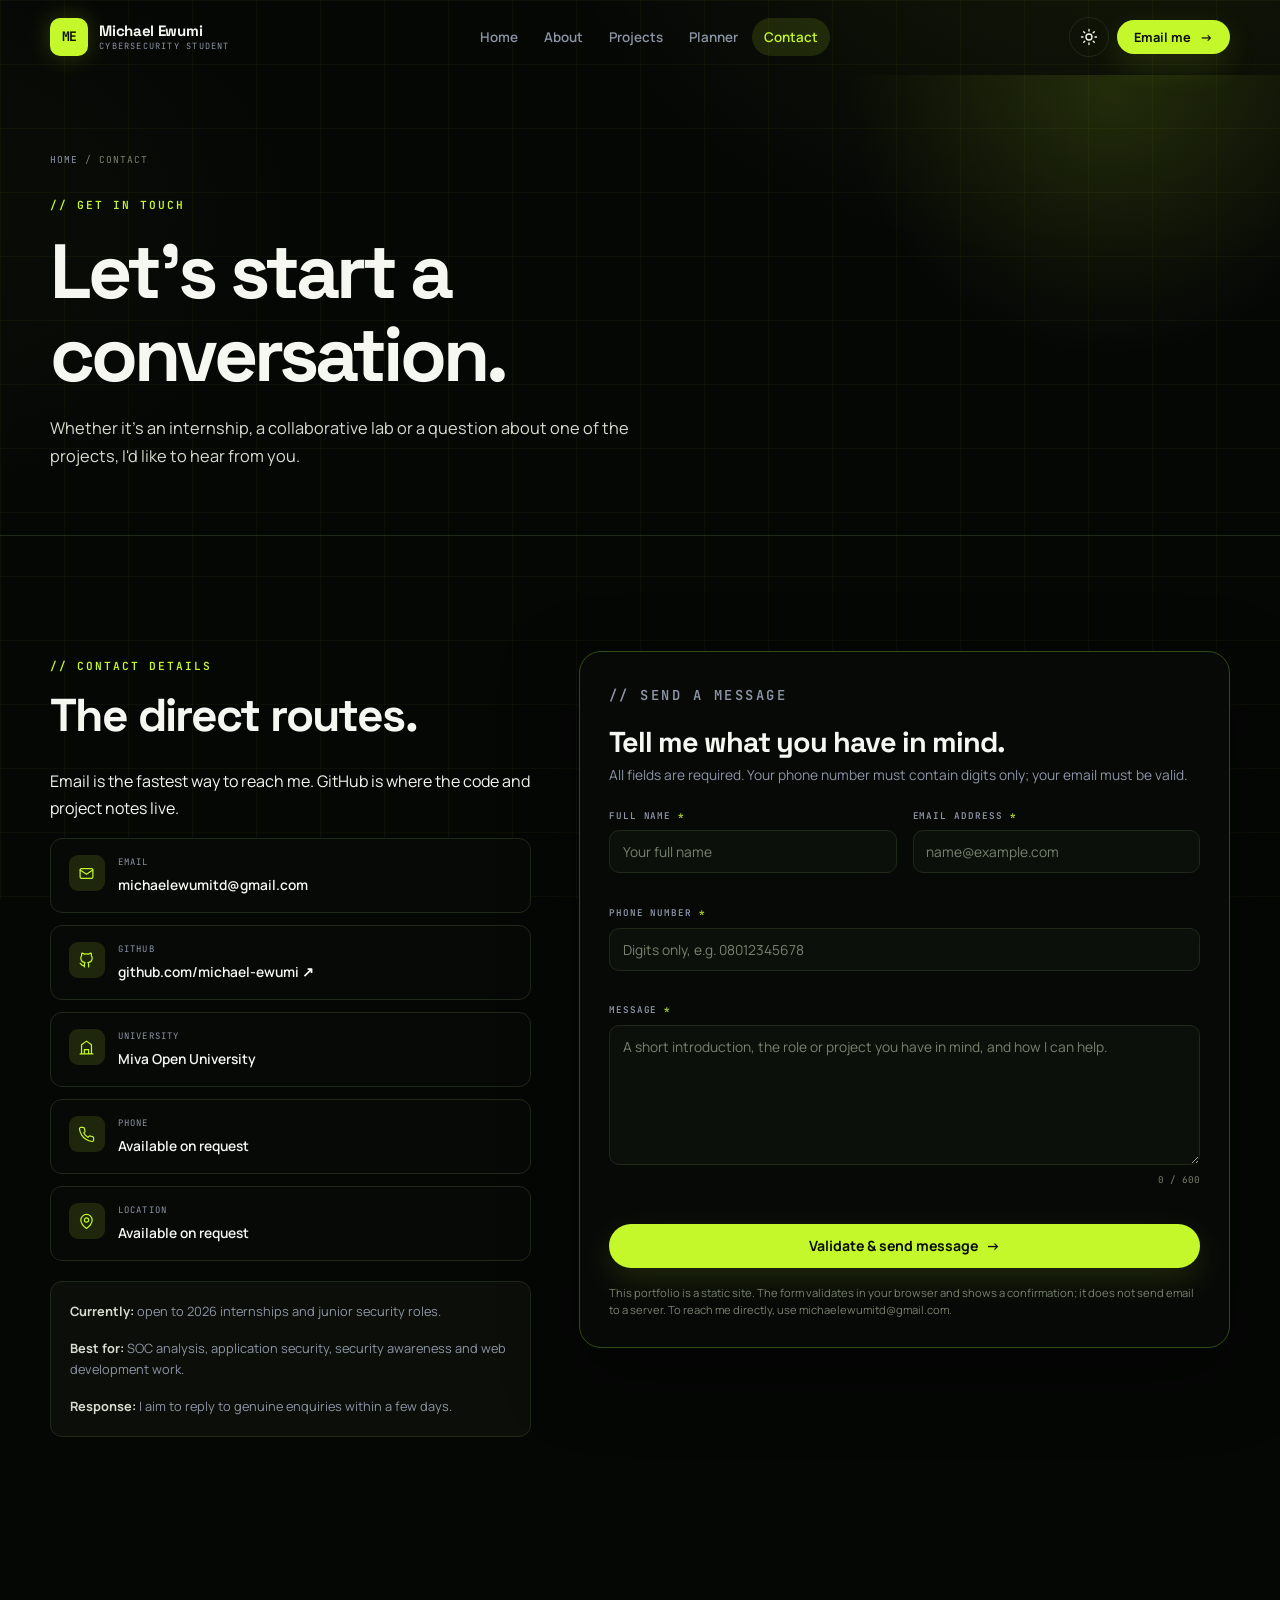
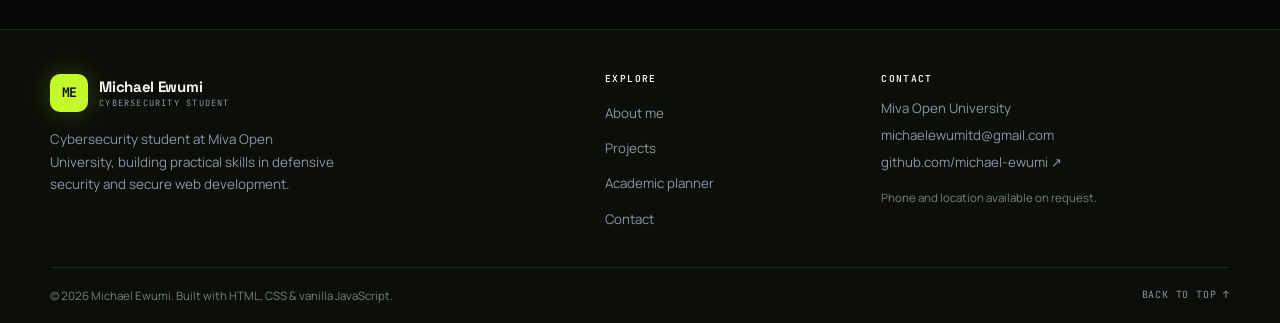
<file: contact.html>
<!DOCTYPE html>
<html lang="en" data-theme="dark">
<head>
  <meta charset="utf-8">
  <meta name="viewport" content="width=device-width, initial-scale=1">
  <title>Contact — Michael Ewumi</title>
  <meta name="description" content="Contact Michael Ewumi, a BSc Cybersecurity student at Miva Open University. Send a validated message or connect by email and GitHub.">
  <meta name="author" content="Michael Ewumi">
  <meta name="theme-color" content="#050705">
  <link rel="icon" href="assets/img/favicon.svg" type="image/svg+xml">
  <link rel="preconnect" href="https://fonts.googleapis.com">
  <link rel="preconnect" href="https://fonts.gstatic.com" crossorigin>
  <link href="https://fonts.googleapis.com/css2?family=JetBrains+Mono:wght@400;600;700&amp;family=Manrope:wght@400;500;600;700&amp;family=Space+Grotesk:wght@500;600;700&amp;display=swap" rel="stylesheet">
  <link rel="stylesheet" href="css/styles.css?v=20261107">
  <script>
    (function () {
      try {
        var saved = localStorage.getItem("me-theme");
        document.documentElement.setAttribute("data-theme", saved === "light" ? "light" : "dark");
      } catch (error) {
        document.documentElement.setAttribute("data-theme", "dark");
      }
      document.documentElement.classList.add("js");
    })();
  </script>
</head>
<body>
  <a class="skip-link" href="#main">Skip to main content</a>

  <header class="site-header">
    <div class="container nav">
      <a class="brand" href="index.html" >
        <span class="brand-mark" aria-hidden="true">ME</span>
        <span class="brand-copy">
          <span class="brand-name">Michael Ewumi</span>
          <span class="brand-role">Cybersecurity Student</span>
        </span>
      </a>

      <nav aria-label="Primary">
        <ul class="nav-links" id="site-menu" data-nav-menu>
          <li><a class="nav-link" href="index.html">Home</a></li>
          <li><a class="nav-link" href="about.html">About</a></li>
          <li><a class="nav-link" href="projects.html">Projects</a></li>
          <li><a class="nav-link" href="planner.html">Planner</a></li>
          <li><a class="nav-link" href="contact.html" aria-current="page">Contact</a></li>
        </ul>
      </nav>

      <div class="nav-actions">
        <button class="icon-btn theme-toggle" type="button" data-theme-toggle aria-label="Switch to light theme" aria-pressed="true" title="Switch theme">
          <svg class="icon-sun" viewBox="0 0 24 24" fill="none" stroke="currentColor" stroke-width="1.8" stroke-linecap="round" aria-hidden="true">
            <circle cx="12" cy="12" r="4"></circle>
            <path d="M12 2v2M12 20v2M4.93 4.93l1.41 1.41M17.66 17.66l1.41 1.41M2 12h2M20 12h2M6.34 17.66l-1.41 1.41M19.07 4.93l-1.41 1.41"></path>
          </svg>
          <svg class="icon-moon" viewBox="0 0 24 24" fill="none" stroke="currentColor" stroke-width="1.8" stroke-linecap="round" stroke-linejoin="round" aria-hidden="true">
            <path d="M21 12.8A9 9 0 1 1 11.2 3 7 7 0 0 0 21 12.8z"></path>
          </svg>
        </button>
        <a class="btn btn-primary btn--sm nav-cta" href="mailto:michaelewumitd@gmail.com">Email me <span class="btn-arrow" aria-hidden="true">→</span></a>
        <button class="icon-btn nav-toggle" type="button" data-nav-toggle aria-expanded="false" aria-controls="site-menu" aria-label="Open menu">
          <span class="hamburger" aria-hidden="true"><span></span><span></span><span></span></span>
        </button>
      </div>
    </div>
  </header>

  <main id="main">
    <section class="page-hero">
      <div class="container">
        <nav aria-label="Breadcrumb">
          <ol class="breadcrumb">
            <li><a href="index.html">Home</a></li>
            <li aria-current="page">Contact</li>
          </ol>
        </nav>
        <p class="eyebrow">// GET IN TOUCH</p>
        <h1>Let's start a conversation.</h1>
        <p class="lead">Whether it's an internship, a collaborative lab or a question about one of the projects, I'd like to hear from you.</p>
      </div>
    </section>

    <section class="section" aria-labelledby="contact-title">
      <div class="container contact-grid">
        <div data-reveal>
          <p class="eyebrow">// CONTACT DETAILS</p>
          <h2 id="contact-title">The direct routes.</h2>
          <p>Email is the fastest way to reach me. GitHub is where the code and project notes live.</p>

          <ul class="contact-details">
            <li class="contact-item">
              <span class="contact-icon" aria-hidden="true">
                <svg viewBox="0 0 24 24" fill="none" stroke="currentColor" stroke-width="1.7" stroke-linecap="round" stroke-linejoin="round">
                  <rect x="3" y="5" width="18" height="14" rx="2"></rect>
                  <path d="M3 7l9 6 9-6"></path>
                </svg>
              </span>
              <div>
                <span class="label">Email</span>
                <a class="value" href="mailto:michaelewumitd@gmail.com">michaelewumitd@gmail.com</a>
              </div>
            </li>

            <li class="contact-item">
              <span class="contact-icon" aria-hidden="true">
                <svg viewBox="0 0 24 24" fill="none" stroke="currentColor" stroke-width="1.7" stroke-linecap="round" stroke-linejoin="round">
                  <path d="M9 19c-4 1.5-4-2.5-6-3M15 21v-3.5a3.5 3.5 0 0 0-1-2.7c3-.3 6-1.5 6-6.5a4.8 4.8 0 0 0-1.3-3.3 4.4 4.4 0 0 0-.1-3.3s-1.1-.3-3.6 1.3a12.2 12.2 0 0 0-6 0C6.5 1.4 5.4 1.7 5.4 1.7a4.4 4.4 0 0 0-.1 3.3A4.8 4.8 0 0 0 4 8.3c0 5 3 6.2 6 6.5a3.5 3.5 0 0 0-1 2.7V21"></path>
                </svg>
              </span>
              <div>
                <span class="label">GitHub</span>
                <a class="value" href="https://github.com/michael-ewumi" target="_blank" rel="noopener">github.com/michael-ewumi ↗</a>
              </div>
            </li>

            <li class="contact-item">
              <span class="contact-icon" aria-hidden="true">
                <svg viewBox="0 0 24 24" fill="none" stroke="currentColor" stroke-width="1.7" stroke-linecap="round" stroke-linejoin="round">
                  <path d="M3 21h18M5 21V8l7-5 7 5v13M9 21v-6h6v6"></path>
                </svg>
              </span>
              <div>
                <span class="label">University</span>
                <span class="value">Miva Open University</span>
              </div>
            </li>

            <li class="contact-item">
              <span class="contact-icon" aria-hidden="true">
                <svg viewBox="0 0 24 24" fill="none" stroke="currentColor" stroke-width="1.7" stroke-linecap="round" stroke-linejoin="round">
                  <path d="M22 16.9v3a2 2 0 0 1-2.2 2 19.8 19.8 0 0 1-8.6-3.1 19.5 19.5 0 0 1-6-6A19.8 19.8 0 0 1 2.1 4.2 2 2 0 0 1 4.1 2h3a2 2 0 0 1 2 1.7c.1 1 .4 1.9.7 2.8a2 2 0 0 1-.5 2.1L8.1 9.9a16 16 0 0 0 6 6l1.3-1.3a2 2 0 0 1 2.1-.4c.9.3 1.8.6 2.8.7a2 2 0 0 1 1.7 2z"></path>
                </svg>
              </span>
              <div>
                <span class="label">Phone</span>
                <span class="value">Available on request</span>
              </div>
            </li>

            <li class="contact-item">
              <span class="contact-icon" aria-hidden="true">
                <svg viewBox="0 0 24 24" fill="none" stroke="currentColor" stroke-width="1.7" stroke-linecap="round" stroke-linejoin="round">
                  <path d="M20 10c0 6-8 12-8 12S4 16 4 10a8 8 0 0 1 16 0z"></path>
                  <circle cx="12" cy="10" r="3"></circle>
                </svg>
              </span>
              <div>
                <span class="label">Location</span>
                <span class="value">Available on request</span>
              </div>
            </li>
          </ul>

          <div class="contact-aside" style="margin-top: 1.25rem;">
            <p><strong>Currently:</strong> open to 2026 internships and junior security roles.</p>
            <p><strong>Best for:</strong> SOC analysis, application security, security awareness and web development work.</p>
            <p><strong>Response:</strong> I aim to reply to genuine enquiries within a few days.</p>
          </div>
        </div>

        <div class="form-panel" data-reveal data-delay="1">
          <p class="eyebrow">// SEND A MESSAGE</p>
          <h2>Tell me what you have in mind.</h2>
          <p>All fields are required. Your phone number must contain digits only; your email must be valid.</p>

          <form class="contact-form" id="contact-form" name="contact" novalidate>
            <div class="form-grid">
              <div class="field" data-field="name">
                <label for="name">Full name <span class="required" aria-hidden="true">*</span></label>
                <input type="text" id="name" name="name" placeholder="Your full name" maxlength="80" autocomplete="name" required aria-describedby="name-error">
                <p class="form-error" id="name-error" aria-live="polite"></p>
              </div>

              <div class="field" data-field="email">
                <label for="email">Email address <span class="required" aria-hidden="true">*</span></label>
                <input type="email" id="email" name="email" placeholder="name@example.com" maxlength="120" autocomplete="email" required aria-describedby="email-error">
                <p class="form-error" id="email-error" aria-live="polite"></p>
              </div>

              <div class="field field--full" data-field="phone">
                <label for="phone">Phone number <span class="required" aria-hidden="true">*</span></label>
                <input type="tel" id="phone" name="phone" placeholder="Digits only, e.g. 08012345678" maxlength="15" inputmode="numeric" pattern="[0-9]*" autocomplete="tel" required aria-describedby="phone-error">
                <p class="form-error" id="phone-error" aria-live="polite"></p>
              </div>

              <div class="field field--full" data-field="message">
                <label for="message">Message <span class="required" aria-hidden="true">*</span></label>
                <textarea id="message" name="message" placeholder="A short introduction, the role or project you have in mind, and how I can help." maxlength="600" rows="6" required aria-describedby="message-error"></textarea>
                <span class="char-count" id="message-count">0 / 600</span>
                <p class="form-error" id="message-error" aria-live="polite"></p>
              </div>
            </div>

            <button class="btn btn-primary" type="submit">Validate &amp; send message <span class="btn-arrow" aria-hidden="true">→</span></button>

            <p class="form-note">This portfolio is a static site. The form validates in your browser and shows a confirmation; it does not send email to a server. To reach me directly, use <a href="mailto:michaelewumitd@gmail.com">michaelewumitd@gmail.com</a>.</p>
          </form>

          <div class="contact-success" id="contact-success" tabindex="-1" role="status" aria-live="polite">
            <div class="success-icon" aria-hidden="true">
              <svg viewBox="0 0 24 24" fill="none" stroke="currentColor" stroke-width="2.2" stroke-linecap="round" stroke-linejoin="round">
                <path d="M20 6L9 17l-5-5"></path>
              </svg>
            </div>
            <h2>Thanks, <span id="success-name"> </span>.</h2>
            <p>Your message passed every validation check. This demo does not send email, so please use the address on this page to reach Michael directly.</p>
            <span class="success-ref">Reference: <span id="success-ref"> </span></span>
          </div>
        </div>
      </div>
    </section>
  </main>

  <footer class="site-footer">
    <div class="container">
      <div class="footer-main">
        <div class="footer-brand">
          <a class="brand" href="index.html" >
            <span class="brand-mark" aria-hidden="true">ME</span>
            <span class="brand-copy">
              <span class="brand-name">Michael Ewumi</span>
              <span class="brand-role">Cybersecurity Student</span>
            </span>
          </a>
          <p>Cybersecurity student at Miva Open University, building practical skills in defensive security and secure web development.</p>
        </div>

        <div class="footer-col">
          <h2>Explore</h2>
          <ul class="footer-links">
            <li><a href="about.html">About me</a></li>
            <li><a href="projects.html">Projects</a></li>
            <li><a href="planner.html">Academic planner</a></li>
            <li><a href="contact.html">Contact</a></li>
          </ul>
        </div>

        <div class="footer-col">
          <h2>Contact</h2>
          <address>
            <span>Miva Open University</span>
            <a href="mailto:michaelewumitd@gmail.com">michaelewumitd@gmail.com</a>
            <a href="https://github.com/michael-ewumi" target="_blank" rel="noopener">github.com/michael-ewumi <span aria-hidden="true">↗</span></a>
          </address>
          <p class="footer-note">Phone and location available on request.</p>
        </div>
      </div>

      <div class="footer-bottom">
        <p>© <span data-year>2026</span> Michael Ewumi. Built with HTML, CSS &amp; vanilla JavaScript.</p>
        <a class="to-top" href="#main">Back to top <span aria-hidden="true">↑</span></a>
      </div>
    </div>
  </footer>

  <script src="js/main.js?v=20261111"></script>
  <script src="js/contact.js?v=20261107"></script>
</body>
</html>
</file>
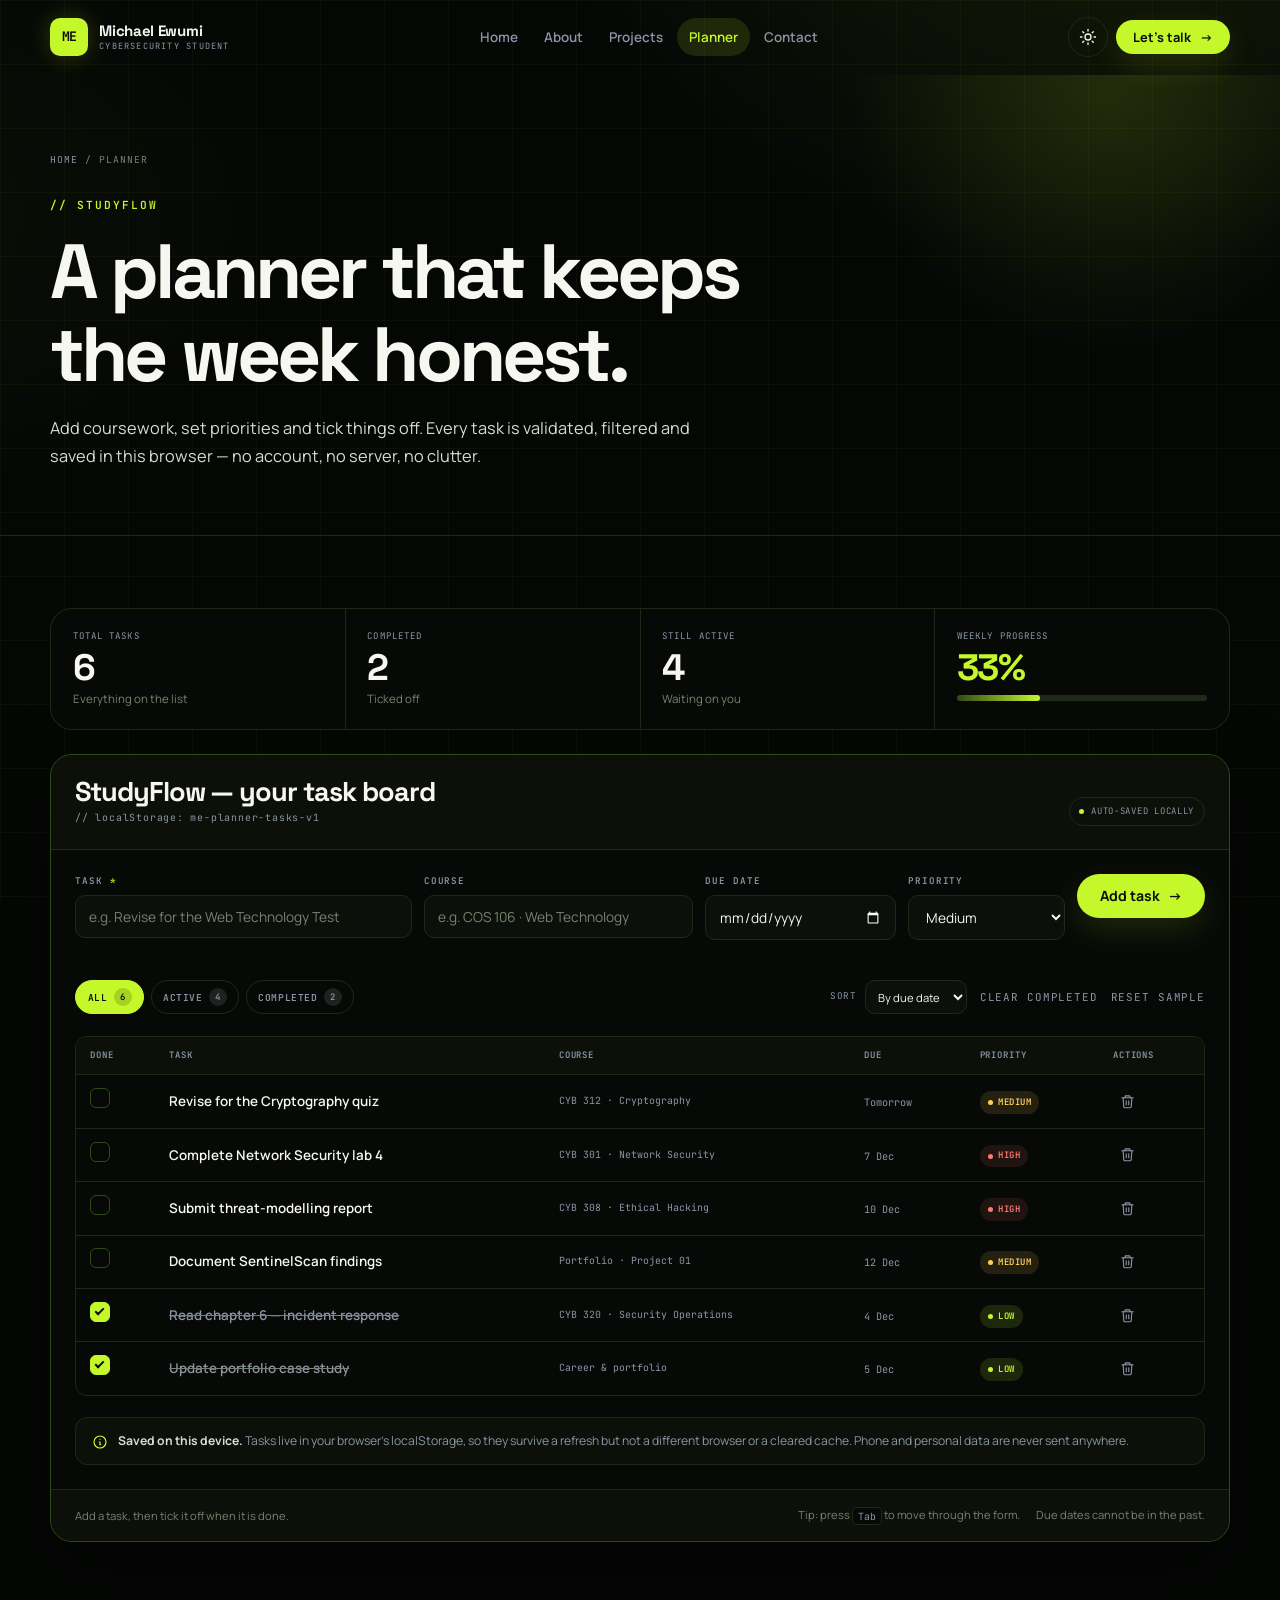
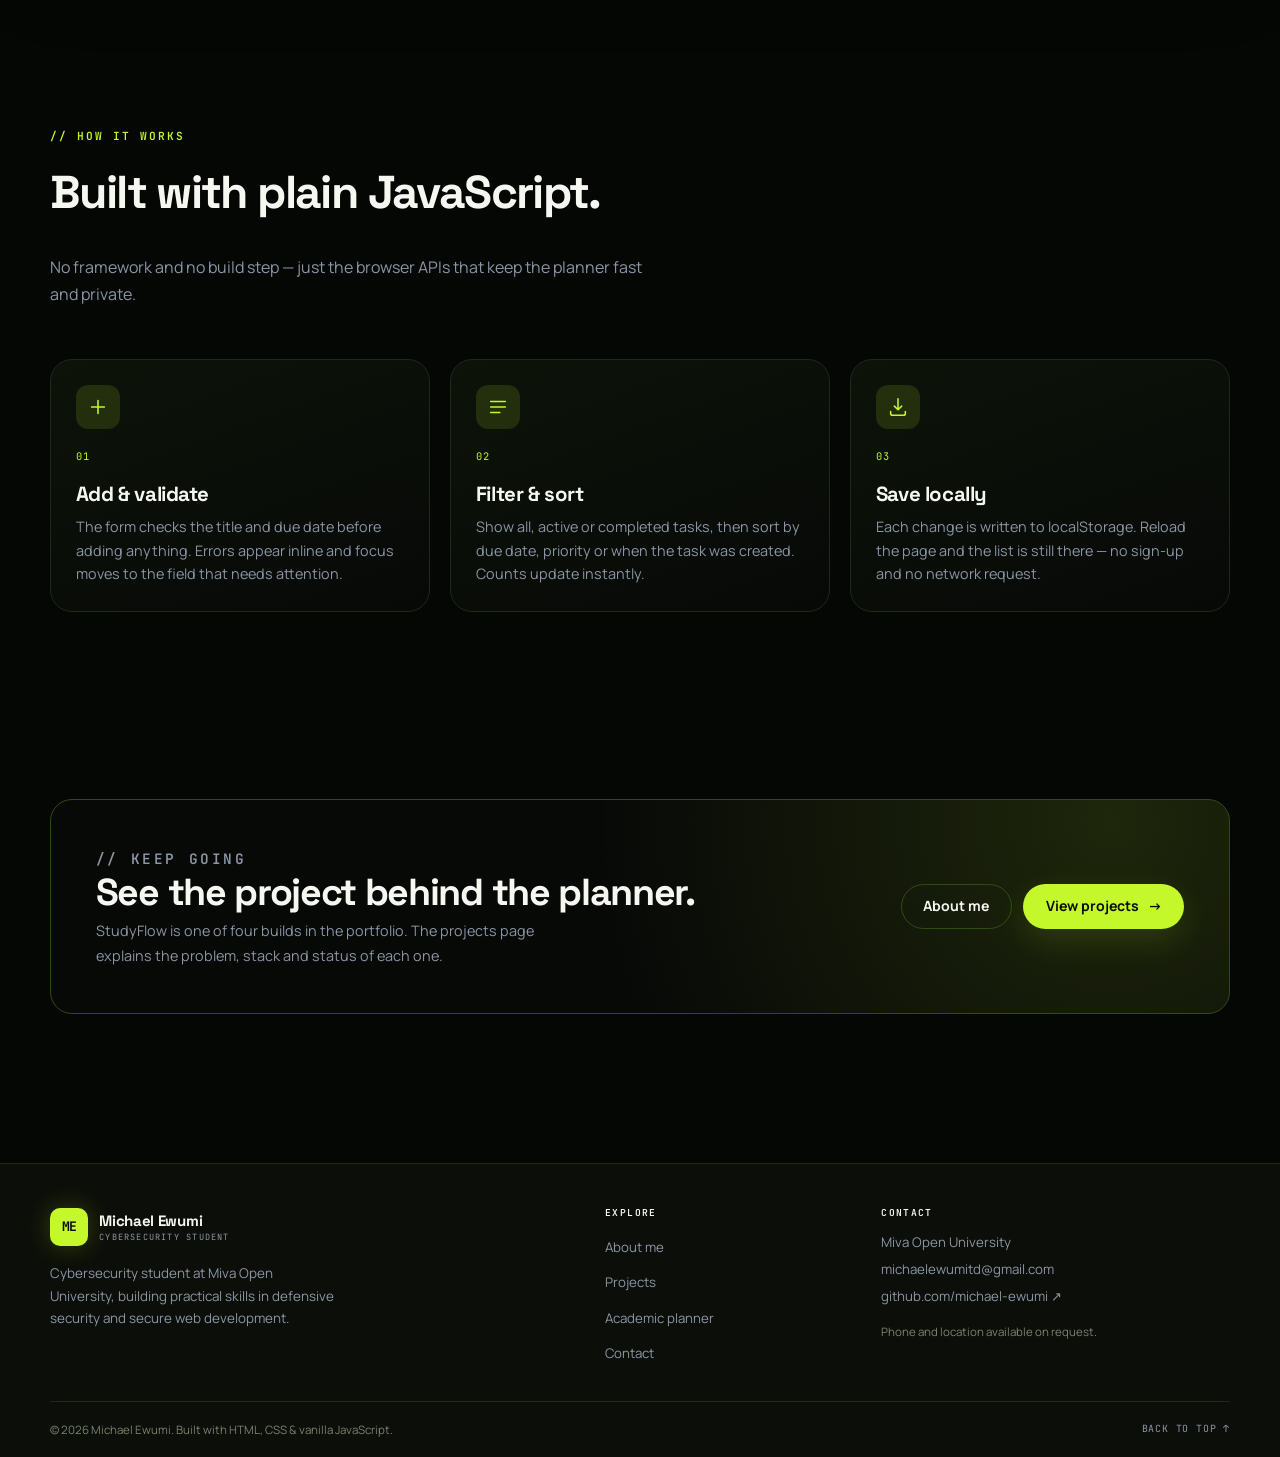
<file: planner.html>
<!DOCTYPE html>
<html lang="en" data-theme="dark">
<head>
  <meta charset="utf-8">
  <meta name="viewport" content="width=device-width, initial-scale=1">
  <title>Academic Planner — Michael Ewumi</title>
  <meta name="description" content="StudyFlow: an interactive academic planner for Michael Ewumi. Add, complete, filter and delete study tasks. Tasks are validated and saved in your browser.">
  <meta name="author" content="Michael Ewumi">
  <meta name="theme-color" content="#050705">
  <link rel="icon" href="assets/img/favicon.svg" type="image/svg+xml">
  <link rel="preconnect" href="https://fonts.googleapis.com">
  <link rel="preconnect" href="https://fonts.gstatic.com" crossorigin>
  <link href="https://fonts.googleapis.com/css2?family=JetBrains+Mono:wght@400;600;700&amp;family=Manrope:wght@400;500;600;700&amp;family=Space+Grotesk:wght@500;600;700&amp;display=swap" rel="stylesheet">
  <link rel="stylesheet" href="css/styles.css?v=20261107">
  <script>
    (function () {
      try {
        var saved = localStorage.getItem("me-theme");
        document.documentElement.setAttribute("data-theme", saved === "light" ? "light" : "dark");
      } catch (error) {
        document.documentElement.setAttribute("data-theme", "dark");
      }
      document.documentElement.classList.add("js");
    })();
  </script>
</head>
<body>
  <a class="skip-link" href="#main">Skip to main content</a>

  <header class="site-header">
    <div class="container nav">
      <a class="brand" href="index.html" >
        <span class="brand-mark" aria-hidden="true">ME</span>
        <span class="brand-copy">
          <span class="brand-name">Michael Ewumi</span>
          <span class="brand-role">Cybersecurity Student</span>
        </span>
      </a>

      <nav aria-label="Primary">
        <ul class="nav-links" id="site-menu" data-nav-menu>
          <li><a class="nav-link" href="index.html">Home</a></li>
          <li><a class="nav-link" href="about.html">About</a></li>
          <li><a class="nav-link" href="projects.html">Projects</a></li>
          <li><a class="nav-link" href="planner.html" aria-current="page">Planner</a></li>
          <li><a class="nav-link" href="contact.html">Contact</a></li>
        </ul>
      </nav>

      <div class="nav-actions">
        <button class="icon-btn theme-toggle" type="button" data-theme-toggle aria-label="Switch to light theme" aria-pressed="true" title="Switch theme">
          <svg class="icon-sun" viewBox="0 0 24 24" fill="none" stroke="currentColor" stroke-width="1.8" stroke-linecap="round" aria-hidden="true">
            <circle cx="12" cy="12" r="4"></circle>
            <path d="M12 2v2M12 20v2M4.93 4.93l1.41 1.41M17.66 17.66l1.41 1.41M2 12h2M20 12h2M6.34 17.66l-1.41 1.41M19.07 4.93l-1.41 1.41"></path>
          </svg>
          <svg class="icon-moon" viewBox="0 0 24 24" fill="none" stroke="currentColor" stroke-width="1.8" stroke-linecap="round" stroke-linejoin="round" aria-hidden="true">
            <path d="M21 12.8A9 9 0 1 1 11.2 3 7 7 0 0 0 21 12.8z"></path>
          </svg>
        </button>
        <a class="btn btn-primary btn--sm nav-cta" href="contact.html">Let's talk <span class="btn-arrow" aria-hidden="true">→</span></a>
        <button class="icon-btn nav-toggle" type="button" data-nav-toggle aria-expanded="false" aria-controls="site-menu" aria-label="Open menu">
          <span class="hamburger" aria-hidden="true"><span></span><span></span><span></span></span>
        </button>
      </div>
    </div>
  </header>

  <main id="main">
    <section class="page-hero">
      <div class="container">
        <nav aria-label="Breadcrumb">
          <ol class="breadcrumb">
            <li><a href="index.html">Home</a></li>
            <li aria-current="page">Planner</li>
          </ol>
        </nav>
        <p class="eyebrow">// STUDYFLOW</p>
        <h1>A planner that keeps the week honest.</h1>
        <p class="lead">Add coursework, set priorities and tick things off. Every task is validated, filtered and saved in this browser — no account, no server, no clutter.</p>
      </div>
    </section>

    <section class="section section--tight" aria-labelledby="planner-title">
      <div class="container">
        <div class="planner-stats" data-reveal>
          <div class="stat-card">
            <span class="stat-label">Total tasks</span>
            <strong class="stat-value" id="stat-total">0</strong>
            <span class="stat-sub">Everything on the list</span>
          </div>
          <div class="stat-card">
            <span class="stat-label">Completed</span>
            <strong class="stat-value" id="stat-completed">0</strong>
            <span class="stat-sub">Ticked off</span>
          </div>
          <div class="stat-card">
            <span class="stat-label">Still active</span>
            <strong class="stat-value" id="stat-pending">0</strong>
            <span class="stat-sub">Waiting on you</span>
          </div>
          <div class="stat-card stat-card--progress">
            <span class="stat-label">Weekly progress</span>
            <strong class="stat-value" id="stat-progress">0%</strong>
            <div class="progress-track" id="progress-bar" role="progressbar" aria-label="Task completion progress" aria-valuemin="0" aria-valuemax="100" aria-valuenow="0">
              <span class="progress-fill" id="progress-fill"></span>
            </div>
          </div>
        </div>

        <div class="planner-app" data-reveal>
          <div class="app-head">
            <div class="app-head-copy">
              <h2 id="planner-title">StudyFlow — your task board</h2>
              <p>// localStorage: me-planner-tasks-v1</p>
            </div>
            <span class="app-saved">Auto-saved locally</span>
          </div>

          <div class="app-body">
            <form class="task-form" id="task-form" novalidate>
              <div class="field" id="task-title-field">
                <label for="task-title">Task <span class="required" aria-hidden="true">*</span></label>
                <input type="text" id="task-title" name="title" placeholder="e.g. Revise for the Web Technology Test" maxlength="80" autocomplete="off" required aria-describedby="task-title-error">
                <p class="form-error" id="task-title-error" aria-live="polite"></p>
              </div>

              <div class="field">
                <label for="task-course">Course</label>
                <input type="text" id="task-course" name="course" list="course-options" placeholder="e.g. COS 106 · Web Technology" maxlength="60" autocomplete="off">
                <datalist id="course-options">
                  <option value="COS 106 · Web Technologies"></option>
                  <option value="COS 102 · Problem Solving"></option>
                  <option value="COS 111 · Cryptography"></option>
                  <option value="CYB 112 · Ethical Hacking"></option>
                  <option value="Portfolio · Project"></option>
                  <option value="General study"></option>
                </datalist>
              </div>

              <div class="field" id="task-due-field">
                <label for="task-due">Due date</label>
                <input type="date" id="task-due" name="due" aria-describedby="task-due-error">
                <p class="form-error" id="task-due-error" aria-live="polite"></p>
              </div>

              <div class="field">
                <label for="task-priority">Priority</label>
                <select id="task-priority" name="priority">
                  <option value="high">High</option>
                  <option value="medium" selected>Medium</option>
                  <option value="low">Low</option>
                </select>
              </div>

              <button class="btn btn-primary form-btn" type="submit">Add task <span class="btn-arrow" aria-hidden="true">→</span></button>
            </form>

            <div class="planner-toolbar">
              <div class="filters" role="group" aria-label="Filter tasks">
                <button class="chip" type="button" data-task-filter="all" aria-pressed="true">All <span class="chip-count" data-count="all">0</span></button>
                <button class="chip" type="button" data-task-filter="active" aria-pressed="false">Active <span class="chip-count" data-count="active">0</span></button>
                <button class="chip" type="button" data-task-filter="completed" aria-pressed="false">Completed <span class="chip-count" data-count="completed">0</span></button>
              </div>

              <div style="display: flex; flex-wrap: wrap; align-items: center; gap: 0.8rem;">
                <label class="sort-control" for="task-sort">
                  Sort
                  <select id="task-sort">
                    <option value="due">By due date</option>
                    <option value="priority">By priority</option>
                    <option value="newest">Newest first</option>
                  </select>
                </label>
                <button class="text-btn" type="button" id="clear-completed" disabled>Clear completed</button>
                <button class="text-btn" type="button" id="reset-demo">Reset sample</button>
              </div>
            </div>

            <div class="task-table-wrap" id="task-table-wrap" tabindex="-1">
              <table class="task-table">
                <caption class="sr-only">Your study tasks. Tick the checkbox to complete a task, or use the delete button to remove it.</caption>
                <thead>
                  <tr>
                    <th scope="col">Done</th>
                    <th scope="col">Task</th>
                    <th scope="col">Course</th>
                    <th scope="col">Due</th>
                    <th scope="col">Priority</th>
                    <th scope="col">Actions</th>
                  </tr>
                </thead>
                <tbody id="task-list"></tbody>
              </table>
            </div>

            <p id="planner-status" class="sr-only" role="status" aria-live="polite"></p>

            <p class="planner-note">
              <svg viewBox="0 0 24 24" fill="none" stroke="currentColor" stroke-width="1.8" stroke-linecap="round" stroke-linejoin="round" aria-hidden="true">
                <circle cx="12" cy="12" r="9"></circle>
                <path d="M12 8h.01M11 12h1v4h1"></path>
              </svg>
              <span><strong>Saved on this device.</strong> Tasks live in your browser's localStorage, so they survive a refresh but not a different browser or a cleared cache. Phone and personal data are never sent anywhere.</span>
            </p>
          </div>

          <div class="app-foot">
            <div>
              <span>Add a task, then tick it off when it is done.</span>
            </div>
            <div>
              <span>Tip: press <kbd>Tab</kbd> to move through the form.</span>
              <span>Due dates cannot be in the past.</span>
            </div>
          </div>
        </div>
      </div>
    </section>

    <section class="section" aria-labelledby="planner-how-title">
      <div class="container">
        <div class="section-head" data-reveal>
          <p class="eyebrow">// HOW IT WORKS</p>
          <h2 id="planner-how-title">Built with plain JavaScript.</h2>
          <p>No framework and no build step — just the browser APIs that keep the planner fast and private.</p>
        </div>

        <div class="grid grid-3">
          <article class="card card--hover" data-reveal>
            <div class="card-icon" aria-hidden="true">
              <svg viewBox="0 0 24 24" fill="none" stroke="currentColor" stroke-width="1.7" stroke-linecap="round" stroke-linejoin="round">
                <path d="M12 5v14M5 12h14"></path>
              </svg>
            </div>
            <span class="card-num">01</span>
            <h3>Add &amp; validate</h3>
            <p>The form checks the title and due date before adding anything. Errors appear inline and focus moves to the field that needs attention.</p>
          </article>
          <article class="card card--hover" data-reveal data-delay="1">
            <div class="card-icon" aria-hidden="true">
              <svg viewBox="0 0 24 24" fill="none" stroke="currentColor" stroke-width="1.7" stroke-linecap="round" stroke-linejoin="round">
                <path d="M4 6h16M4 12h16M4 18h10"></path>
              </svg>
            </div>
            <span class="card-num">02</span>
            <h3>Filter &amp; sort</h3>
            <p>Show all, active or completed tasks, then sort by due date, priority or when the task was created. Counts update instantly.</p>
          </article>
          <article class="card card--hover" data-reveal data-delay="2">
            <div class="card-icon" aria-hidden="true">
              <svg viewBox="0 0 24 24" fill="none" stroke="currentColor" stroke-width="1.7" stroke-linecap="round" stroke-linejoin="round">
                <path d="M12 3v12M8 11l4 4 4-4"></path>
                <path d="M4 17v2a2 2 0 0 0 2 2h12a2 2 0 0 0 2-2v-2"></path>
              </svg>
            </div>
            <span class="card-num">03</span>
            <h3>Save locally</h3>
            <p>Each change is written to localStorage. Reload the page and the list is still there — no sign-up and no network request.</p>
          </article>
        </div>
      </div>
    </section>

    <section class="section section--tight">
      <div class="container">
        <div class="cta-band" data-reveal>
          <div>
            <p class="eyebrow">// KEEP GOING</p>
            <h2>See the project behind the planner.</h2>
            <p>StudyFlow is one of four builds in the portfolio. The projects page explains the problem, stack and status of each one.</p>
          </div>
          <div class="cta-actions">
            <a class="btn btn-ghost" href="about.html">About me</a>
            <a class="btn btn-primary" href="projects.html">View projects <span class="btn-arrow" aria-hidden="true">→</span></a>
          </div>
        </div>
      </div>
    </section>
  </main>

  <div class="toast" id="planner-toast" role="status" aria-live="polite"></div>

  <footer class="site-footer">
    <div class="container">
      <div class="footer-main">
        <div class="footer-brand">
          <a class="brand" href="index.html" >
            <span class="brand-mark" aria-hidden="true">ME</span>
            <span class="brand-copy">
              <span class="brand-name">Michael Ewumi</span>
              <span class="brand-role">Cybersecurity Student</span>
            </span>
          </a>
          <p>Cybersecurity student at Miva Open University, building practical skills in defensive security and secure web development.</p>
        </div>

        <div class="footer-col">
          <h2>Explore</h2>
          <ul class="footer-links">
            <li><a href="about.html">About me</a></li>
            <li><a href="projects.html">Projects</a></li>
            <li><a href="planner.html">Academic planner</a></li>
            <li><a href="contact.html">Contact</a></li>
          </ul>
        </div>

        <div class="footer-col">
          <h2>Contact</h2>
          <address>
            <span>Miva Open University</span>
            <a href="mailto:michaelewumitd@gmail.com">michaelewumitd@gmail.com</a>
            <a href="https://github.com/michael-ewumi" target="_blank" rel="noopener">github.com/michael-ewumi <span aria-hidden="true">↗</span></a>
          </address>
          <p class="footer-note">Phone and location available on request.</p>
        </div>
      </div>

      <div class="footer-bottom">
        <p>© <span data-year>2026</span> Michael Ewumi. Built with HTML, CSS &amp; vanilla JavaScript.</p>
        <a class="to-top" href="#main">Back to top <span aria-hidden="true">↑</span></a>
      </div>
    </div>
  </footer>

  <script src="js/main.js?v=20261111"></script>
  <script src="js/planner.js?v=20261111"></script>
</body>
</html>
</file>
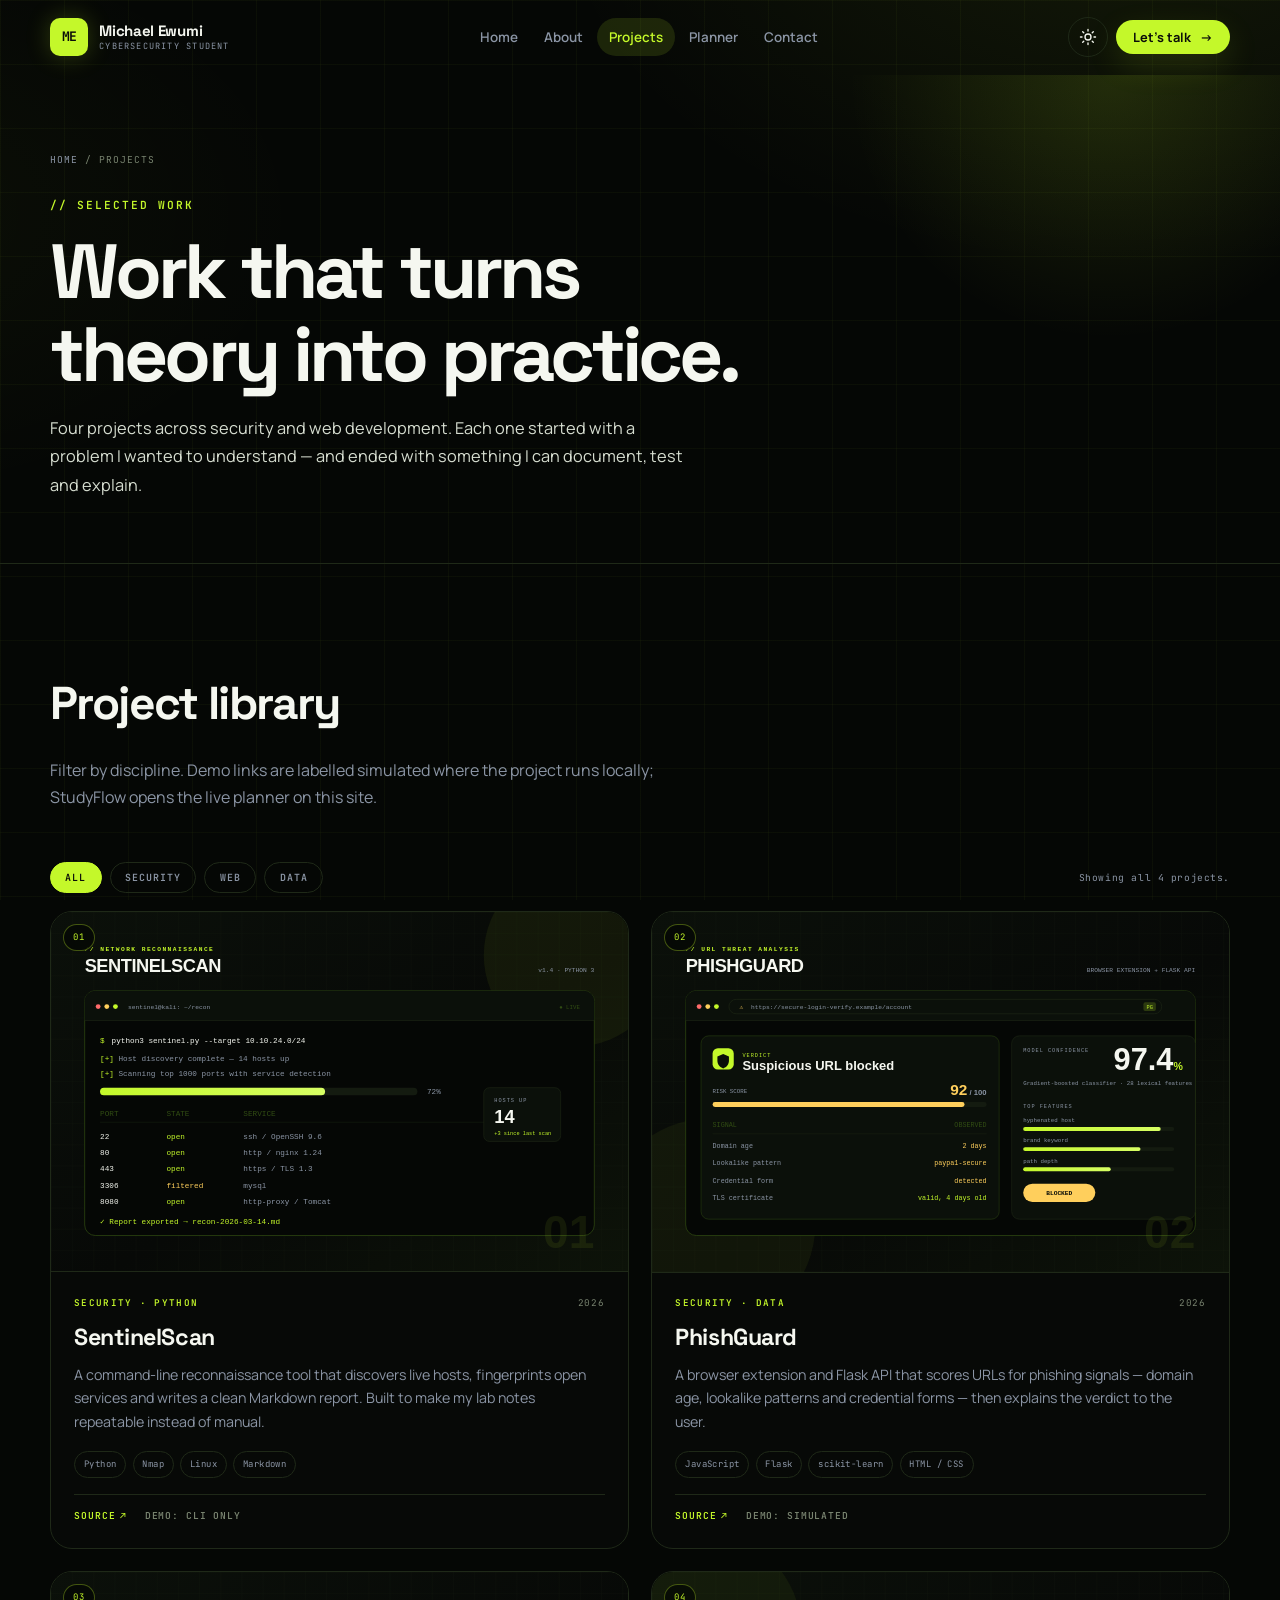
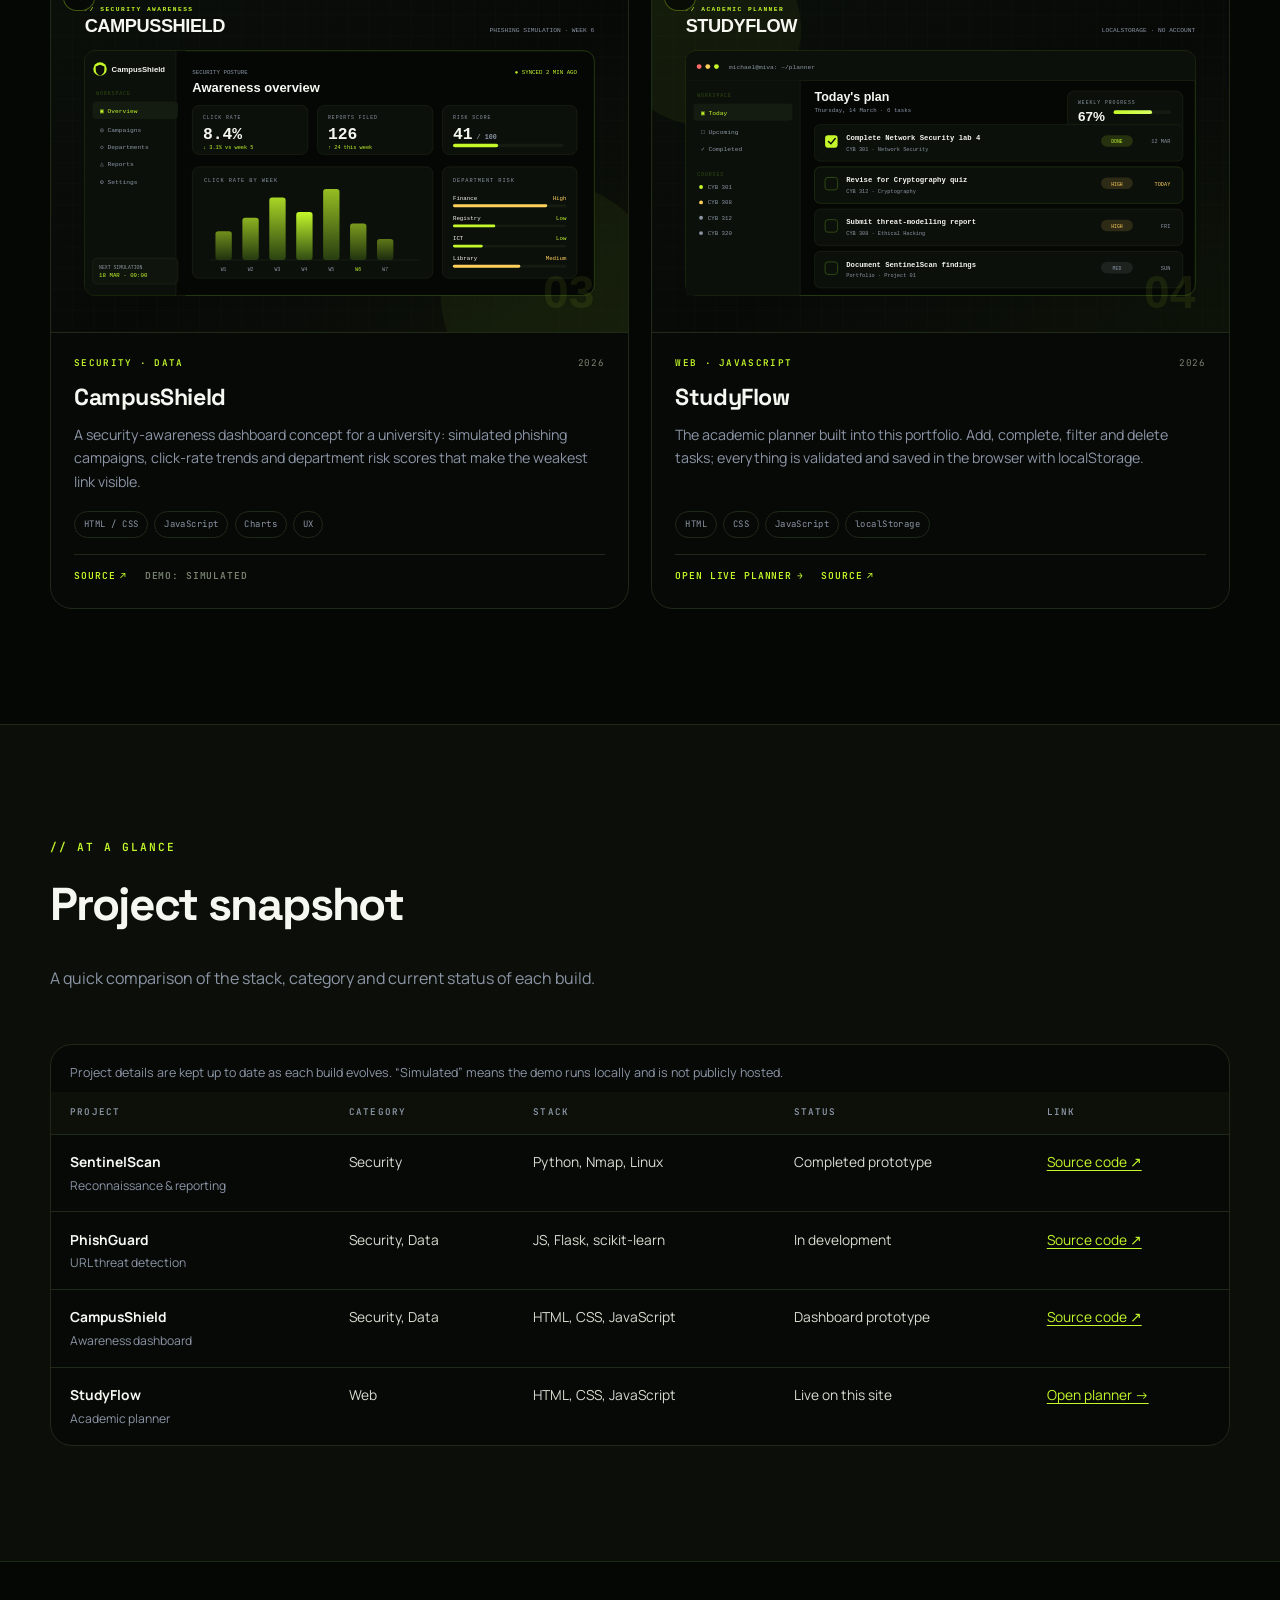
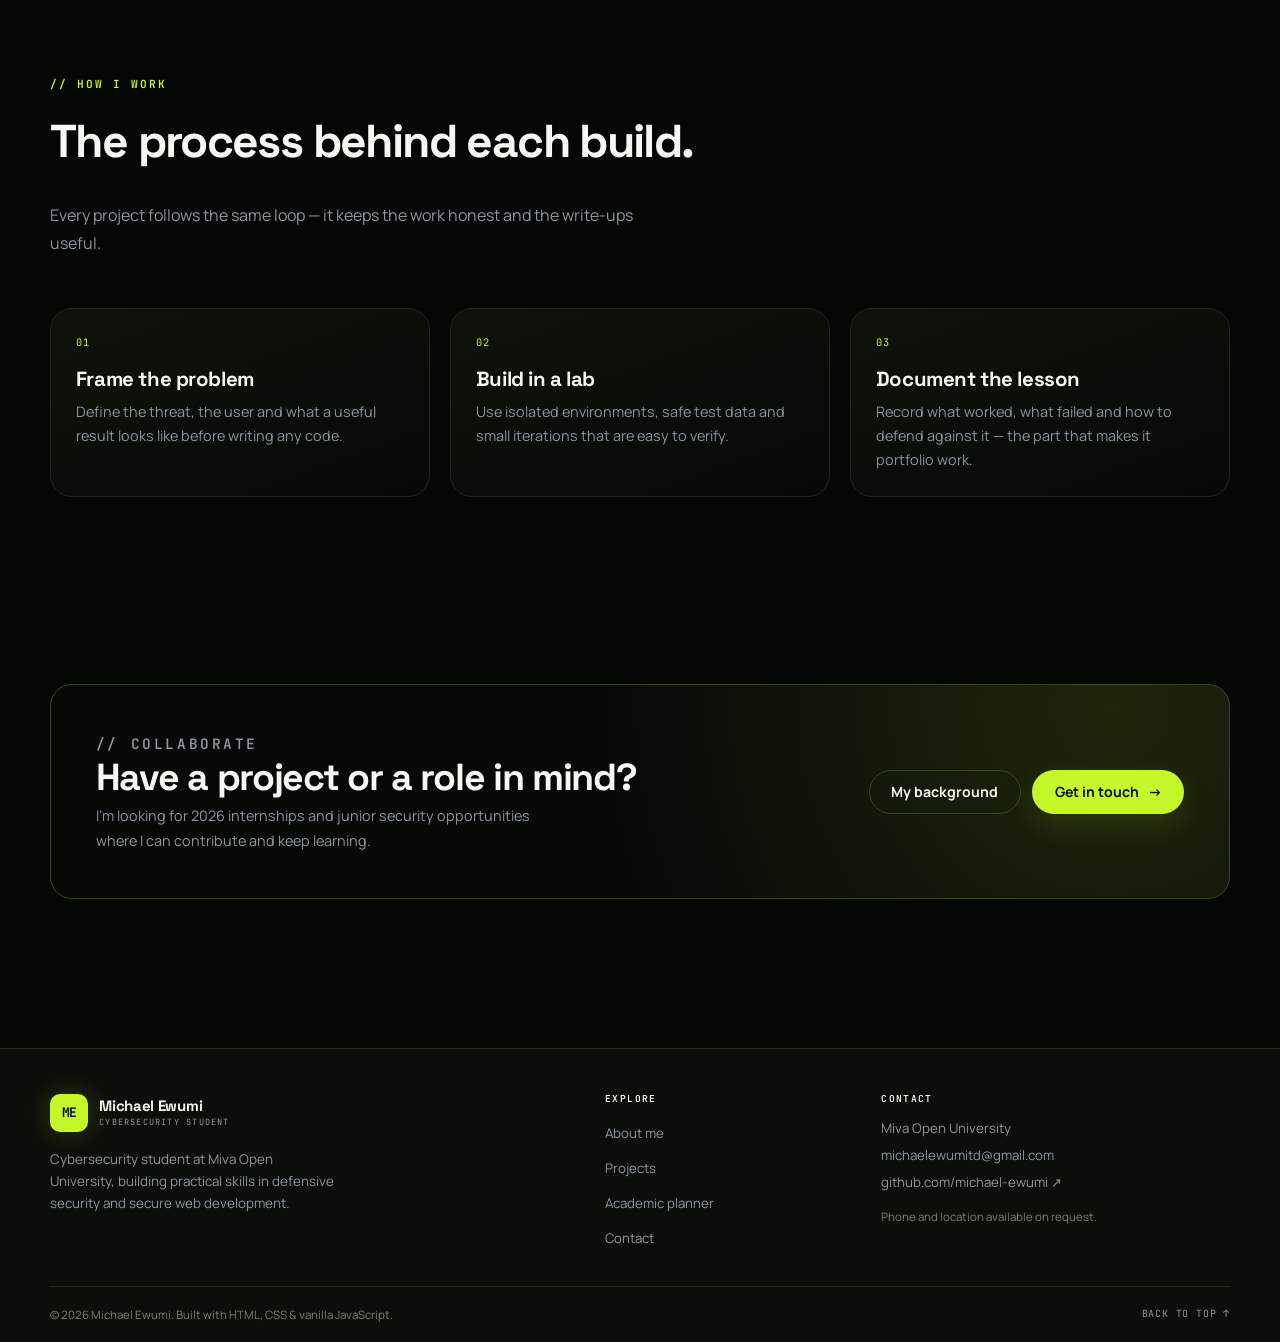
<file: projects.html>
<!DOCTYPE html>
<html lang="en" data-theme="dark">
<head>
  <meta charset="utf-8">
  <meta name="viewport" content="width=device-width, initial-scale=1">
  <title>Projects — Michael Ewumi</title>
  <meta name="description" content="Cybersecurity and web projects by Michael Ewumi: SentinelScan, PhishGuard, CampusShield and StudyFlow, with descriptions, screenshots and links.">
  <meta name="author" content="Michael Ewumi">
  <meta name="theme-color" content="#050705">
  <link rel="icon" href="assets/img/favicon.svg" type="image/svg+xml">
  <link rel="preconnect" href="https://fonts.googleapis.com">
  <link rel="preconnect" href="https://fonts.gstatic.com" crossorigin>
  <link href="https://fonts.googleapis.com/css2?family=JetBrains+Mono:wght@400;600;700&amp;family=Manrope:wght@400;500;600;700&amp;family=Space+Grotesk:wght@500;600;700&amp;display=swap" rel="stylesheet">
  <link rel="stylesheet" href="css/styles.css?v=20261107">
  <script>
    (function () {
      try {
        var saved = localStorage.getItem("me-theme");
        document.documentElement.setAttribute("data-theme", saved === "light" ? "light" : "dark");
      } catch (error) {
        document.documentElement.setAttribute("data-theme", "dark");
      }
      document.documentElement.classList.add("js");
    })();
  </script>
</head>
<body>
  <a class="skip-link" href="#main">Skip to main content</a>

  <header class="site-header">
    <div class="container nav">
      <a class="brand" href="index.html" >
        <span class="brand-mark" aria-hidden="true">ME</span>
        <span class="brand-copy">
          <span class="brand-name">Michael Ewumi</span>
          <span class="brand-role">Cybersecurity Student</span>
        </span>
      </a>

      <nav aria-label="Primary">
        <ul class="nav-links" id="site-menu" data-nav-menu>
          <li><a class="nav-link" href="index.html">Home</a></li>
          <li><a class="nav-link" href="about.html">About</a></li>
          <li><a class="nav-link" href="projects.html" aria-current="page">Projects</a></li>
          <li><a class="nav-link" href="planner.html">Planner</a></li>
          <li><a class="nav-link" href="contact.html">Contact</a></li>
        </ul>
      </nav>

      <div class="nav-actions">
        <button class="icon-btn theme-toggle" type="button" data-theme-toggle aria-label="Switch to light theme" aria-pressed="true" title="Switch theme">
          <svg class="icon-sun" viewBox="0 0 24 24" fill="none" stroke="currentColor" stroke-width="1.8" stroke-linecap="round" aria-hidden="true">
            <circle cx="12" cy="12" r="4"></circle>
            <path d="M12 2v2M12 20v2M4.93 4.93l1.41 1.41M17.66 17.66l1.41 1.41M2 12h2M20 12h2M6.34 17.66l-1.41 1.41M19.07 4.93l-1.41 1.41"></path>
          </svg>
          <svg class="icon-moon" viewBox="0 0 24 24" fill="none" stroke="currentColor" stroke-width="1.8" stroke-linecap="round" stroke-linejoin="round" aria-hidden="true">
            <path d="M21 12.8A9 9 0 1 1 11.2 3 7 7 0 0 0 21 12.8z"></path>
          </svg>
        </button>
        <a class="btn btn-primary btn--sm nav-cta" href="contact.html">Let's talk <span class="btn-arrow" aria-hidden="true">→</span></a>
        <button class="icon-btn nav-toggle" type="button" data-nav-toggle aria-expanded="false" aria-controls="site-menu" aria-label="Open menu">
          <span class="hamburger" aria-hidden="true"><span></span><span></span><span></span></span>
        </button>
      </div>
    </div>
  </header>

  <main id="main">
    <section class="page-hero">
      <div class="container">
        <nav aria-label="Breadcrumb">
          <ol class="breadcrumb">
            <li><a href="index.html">Home</a></li>
            <li aria-current="page">Projects</li>
          </ol>
        </nav>
        <p class="eyebrow">// SELECTED WORK</p>
        <h1>Work that turns theory into practice.</h1>
        <p class="lead">Four projects across security and web development. Each one started with a problem I wanted to understand — and ended with something I can document, test and explain.</p>
      </div>
    </section>

    <section class="section" aria-labelledby="project-list-title">
      <div class="container">
        <div class="section-head section-head--row" data-reveal>
          <div>
            <h2 id="project-list-title">Project library</h2>
            <p>Filter by discipline. Demo links are labelled simulated where the project runs locally; StudyFlow opens the live planner on this site.</p>
          </div>
        </div>

        <div class="project-filters" data-project-filters role="group" aria-label="Filter projects by category">
          <button class="filter-btn" type="button" data-filter="all" aria-pressed="true">All</button>
          <button class="filter-btn" type="button" data-filter="security" aria-pressed="false">Security</button>
          <button class="filter-btn" type="button" data-filter="web" aria-pressed="false">Web</button>
          <button class="filter-btn" type="button" data-filter="data" aria-pressed="false">Data</button>
          <p class="results-status" data-project-status role="status" aria-live="polite">4 projects shown.</p>
        </div>

        <div class="projects-grid">
          <article class="project-card" data-project-card data-category="security" data-reveal>
            <div class="project-cover">
              <span class="project-index">01</span>
              <img src="assets/img/project-sentinel.svg" alt="SentinelScan terminal showing host discovery, a port scan and an exported report." width="1200" height="750" loading="lazy">
            </div>
            <div class="project-body">
              <div class="project-top">
                <span class="project-category">Security · Python</span>
                <span class="project-year">2026</span>
              </div>
              <h3 class="project-title">SentinelScan</h3>
              <p class="project-desc">A command-line reconnaissance tool that discovers live hosts, fingerprints open services and writes a clean Markdown report. Built to make my lab notes repeatable instead of manual.</p>
              <div class="project-tech">
                <span class="tech">Python</span>
                <span class="tech">Nmap</span>
                <span class="tech">Linux</span>
                <span class="tech">Markdown</span>
              </div>
              <div class="project-links">
                <a href="https://github.com/michael-ewumi" target="_blank" rel="noopener">Source <span aria-hidden="true">↗</span></a>
                <span class="link-disabled">Demo: CLI only</span>
              </div>
            </div>
          </article>

          <article class="project-card" data-project-card data-category="security data" data-reveal data-delay="1">
            <div class="project-cover">
              <span class="project-index">02</span>
              <img src="assets/img/project-phishguard.svg" alt="PhishGuard warning a user about a suspicious login URL with a risk score of 92 out of 100." width="1200" height="750" loading="lazy">
            </div>
            <div class="project-body">
              <div class="project-top">
                <span class="project-category">Security · Data</span>
                <span class="project-year">2026</span>
              </div>
              <h3 class="project-title">PhishGuard</h3>
              <p class="project-desc">A browser extension and Flask API that scores URLs for phishing signals — domain age, lookalike patterns and credential forms — then explains the verdict to the user.</p>
              <div class="project-tech">
                <span class="tech">JavaScript</span>
                <span class="tech">Flask</span>
                <span class="tech">scikit-learn</span>
                <span class="tech">HTML / CSS</span>
              </div>
              <div class="project-links">
                <a href="https://github.com/michael-ewumi" target="_blank" rel="noopener">Source <span aria-hidden="true">↗</span></a>
                <span class="link-disabled">Demo: simulated</span>
              </div>
            </div>
          </article>

          <article class="project-card" data-project-card data-category="security data" data-reveal>
            <div class="project-cover">
              <span class="project-index">03</span>
              <img src="assets/img/project-campusshield.svg" alt="CampusShield dashboard with phishing click-rate statistics, a weekly bar chart and department risk ratings." width="1200" height="750" loading="lazy">
            </div>
            <div class="project-body">
              <div class="project-top">
                <span class="project-category">Security · Data</span>
                <span class="project-year">2026</span>
              </div>
              <h3 class="project-title">CampusShield</h3>
              <p class="project-desc">A security-awareness dashboard concept for a university: simulated phishing campaigns, click-rate trends and department risk scores that make the weakest link visible.</p>
              <div class="project-tech">
                <span class="tech">HTML / CSS</span>
                <span class="tech">JavaScript</span>
                <span class="tech">Charts</span>
                <span class="tech">UX</span>
              </div>
              <div class="project-links">
                <a href="https://github.com/michael-ewumi" target="_blank" rel="noopener">Source <span aria-hidden="true">↗</span></a>
                <span class="link-disabled">Demo: simulated</span>
              </div>
            </div>
          </article>

          <article class="project-card" data-project-card data-category="web" data-reveal data-delay="1">
            <div class="project-cover">
              <span class="project-index">04</span>
              <img src="assets/img/project-studyflow.svg" alt="StudyFlow academic planner with active tasks, due dates and a weekly progress bar." width="1200" height="750" loading="lazy">
            </div>
            <div class="project-body">
              <div class="project-top">
                <span class="project-category">Web · JavaScript</span>
                <span class="project-year">2026</span>
              </div>
              <h3 class="project-title">StudyFlow</h3>
              <p class="project-desc">The academic planner built into this portfolio. Add, complete, filter and delete tasks; everything is validated and saved in the browser with localStorage.</p>
              <div class="project-tech">
                <span class="tech">HTML</span>
                <span class="tech">CSS</span>
                <span class="tech">JavaScript</span>
                <span class="tech">localStorage</span>
              </div>
              <div class="project-links">
                <a href="planner.html">Open live planner <span aria-hidden="true">→</span></a>
                <a href="https://github.com/michael-ewumi/Study-Flow" target="_blank" rel="noopener">Source <span aria-hidden="true">↗</span></a>
              </div>
            </div>
          </article>
        </div>

        <div class="projects-empty" data-project-empty hidden>
          <h3>No projects in this category yet.</h3>
          <p>Try another filter or choose “All” to see the full library.</p>
        </div>
      </div>
    </section>

    <section class="section section--soft" aria-labelledby="snapshot-title">
      <div class="container">
        <div class="section-head" data-reveal>
          <p class="eyebrow">// AT A GLANCE</p>
          <h2 id="snapshot-title">Project snapshot</h2>
          <p>A quick comparison of the stack, category and current status of each build.</p>
        </div>

        <div class="table-wrap" data-reveal>
          <table class="data-table">
            <caption>Project details are kept up to date as each build evolves. “Simulated” means the demo runs locally and is not publicly hosted.</caption>
            <thead>
              <tr>
                <th scope="col">Project</th>
                <th scope="col">Category</th>
                <th scope="col">Stack</th>
                <th scope="col">Status</th>
                <th scope="col">Link</th>
              </tr>
            </thead>
            <tbody>
              <tr>
                <td data-label="Project"><span class="table-strong">SentinelScan</span><span class="table-note">Reconnaissance &amp; reporting</span></td>
                <td data-label="Category">Security</td>
                <td data-label="Stack">Python, Nmap, Linux</td>
                <td data-label="Status">Completed prototype</td>
                <td data-label="Link"><a href="https://github.com/michael-ewumi" target="_blank" rel="noopener">Source code ↗</a></td>
              </tr>
              <tr>
                <td data-label="Project"><span class="table-strong">PhishGuard</span><span class="table-note">URL threat detection</span></td>
                <td data-label="Category">Security, Data</td>
                <td data-label="Stack">JS, Flask, scikit-learn</td>
                <td data-label="Status">In development</td>
                <td data-label="Link"><a href="https://github.com/michael-ewumi" target="_blank" rel="noopener">Source code ↗</a></td>
              </tr>
              <tr>
                <td data-label="Project"><span class="table-strong">CampusShield</span><span class="table-note">Awareness dashboard</span></td>
                <td data-label="Category">Security, Data</td>
                <td data-label="Stack">HTML, CSS, JavaScript</td>
                <td data-label="Status">Dashboard prototype</td>
                <td data-label="Link"><a href="https://github.com/michael-ewumi" target="_blank" rel="noopener">Source code ↗</a></td>
              </tr>
              <tr>
                <td data-label="Project"><span class="table-strong">StudyFlow</span><span class="table-note">Academic planner</span></td>
                <td data-label="Category">Web</td>
                <td data-label="Stack">HTML, CSS, JavaScript</td>
                <td data-label="Status">Live on this site</td>
                <td data-label="Link"><a href="planner.html">Open planner →</a></td>
              </tr>
            </tbody>
          </table>
        </div>
      </div>
    </section>

    <section class="section" aria-labelledby="approach-title">
      <div class="container">
        <div class="section-head" data-reveal>
          <p class="eyebrow">// HOW I WORK</p>
          <h2 id="approach-title">The process behind each build.</h2>
          <p>Every project follows the same loop — it keeps the work honest and the write-ups useful.</p>
        </div>

        <div class="grid grid-3">
          <article class="card card--hover" data-reveal>
            <span class="card-num">01</span>
            <h3>Frame the problem</h3>
            <p>Define the threat, the user and what a useful result looks like before writing any code.</p>
          </article>
          <article class="card card--hover" data-reveal data-delay="1">
            <span class="card-num">02</span>
            <h3>Build in a lab</h3>
            <p>Use isolated environments, safe test data and small iterations that are easy to verify.</p>
          </article>
          <article class="card card--hover" data-reveal data-delay="2">
            <span class="card-num">03</span>
            <h3>Document the lesson</h3>
            <p>Record what worked, what failed and how to defend against it — the part that makes it portfolio work.</p>
          </article>
        </div>
      </div>
    </section>

    <section class="section section--tight">
      <div class="container">
        <div class="cta-band" data-reveal>
          <div>
            <p class="eyebrow">// COLLABORATE</p>
            <h2>Have a project or a role in mind?</h2>
            <p>I'm looking for 2026 internships and junior security opportunities where I can contribute and keep learning.</p>
          </div>
          <div class="cta-actions">
            <a class="btn btn-ghost" href="about.html">My background</a>
            <a class="btn btn-primary" href="contact.html">Get in touch <span class="btn-arrow" aria-hidden="true">→</span></a>
          </div>
        </div>
      </div>
    </section>
  </main>

  <footer class="site-footer">
    <div class="container">
      <div class="footer-main">
        <div class="footer-brand">
          <a class="brand" href="index.html" >
            <span class="brand-mark" aria-hidden="true">ME</span>
            <span class="brand-copy">
              <span class="brand-name">Michael Ewumi</span>
              <span class="brand-role">Cybersecurity Student</span>
            </span>
          </a>
          <p>Cybersecurity student at Miva Open University, building practical skills in defensive security and secure web development.</p>
        </div>

        <div class="footer-col">
          <h2>Explore</h2>
          <ul class="footer-links">
            <li><a href="about.html">About me</a></li>
            <li><a href="projects.html">Projects</a></li>
            <li><a href="planner.html">Academic planner</a></li>
            <li><a href="contact.html">Contact</a></li>
          </ul>
        </div>

        <div class="footer-col">
          <h2>Contact</h2>
          <address>
            <span>Miva Open University</span>
            <a href="mailto:michaelewumitd@gmail.com">michaelewumitd@gmail.com</a>
            <a href="https://github.com/michael-ewumi" target="_blank" rel="noopener">github.com/michael-ewumi <span aria-hidden="true">↗</span></a>
          </address>
          <p class="footer-note">Phone and location available on request.</p>
        </div>
      </div>

      <div class="footer-bottom">
        <p>© <span data-year>2026</span> Michael Ewumi. Built with HTML, CSS &amp; vanilla JavaScript.</p>
        <a class="to-top" href="#main">Back to top <span aria-hidden="true">↑</span></a>
      </div>
    </div>
  </footer>

  <script src="js/main.js?v=20261111"></script>
  <script src="js/projects.js?v=20261107"></script>
</body>
</html>
</file>
<file: css/styles.css>
/* ==========================================================================
   Michael Ewumi — student portfolio
   Design language: near-black canvas, lime accent, mono labels, terminal panels
   ========================================================================== */

/* ---------- 1. Tokens ---------- */
:root {
  color-scheme: dark;

  --bg: #050705;
  --bg-elevated: #0a0d09;
  --surface: #0b100a;
  --surface-2: rgba(14, 18, 10, 0.82);
  --panel: #070907;
  --panel-2: #0d1309;

  --text: #f5f7f0;
  --text-soft: #d6ddd0;
  --muted: #8b95a5;
  --muted-2: #78836f;

  --accent: #c4f82a;
  --accent-strong: #d7ff64;
  --accent-fill: #c4f82a;
  --accent-fill-hover: #d7ff64;
  --accent-ink: #0a0d09;
  --accent-soft: rgba(196, 248, 42, 0.12);
  --accent-line: rgba(196, 248, 42, 0.32);

  --border: #1f2918;
  --border-strong: #314c13;
  --danger: #ff7a70;
  --danger-soft: rgba(255, 122, 112, 0.1);
  --warning: #ffcf5c;
  --warning-soft: rgba(255, 207, 92, 0.12);

  --header-bg: rgba(5, 7, 5, 0.84);
  --grid-line: rgba(196, 248, 42, 0.035);
  --glow-one: rgba(196, 248, 42, 0.08);
  --glow-two: rgba(196, 248, 42, 0.035);

  --shadow-sm: 0 10px 28px rgba(0, 0, 0, 0.35);
  --shadow: 0 26px 70px rgba(0, 0, 0, 0.5);
  --shadow-accent: 0 18px 50px rgba(196, 248, 42, 0.08);

  --radius: 22px;
  --radius-sm: 12px;
  --radius-xs: 8px;

  --container: 1180px;
  --font-display: "Space Grotesk", "Segoe UI", Arial, sans-serif;
  --font-body: "Manrope", "Segoe UI", Arial, sans-serif;
  --font-mono: "JetBrains Mono", "Courier New", monospace;

  --ease: cubic-bezier(0.2, 0.7, 0.2, 1);
  --header-h: 74px;
}

html[data-theme="light"] {
  color-scheme: light;

  --bg: #f3f5ec;
  --bg-elevated: #ffffff;
  --surface: #ffffff;
  --surface-2: #eef1e4;
  --panel: #ffffff;
  --panel-2: #f7f8f1;

  --text: #0b0f08;
  --text-soft: #28331f;
  --muted: #596451;
  --muted-2: #636e5b;

  --accent: #3f5d00;
  --accent-strong: #2f4700;
  --accent-fill: #c4f82a;
  --accent-fill-hover: #b5ea1b;
  --accent-ink: #0a0d09;
  --accent-soft: rgba(63, 93, 0, 0.09);
  --accent-line: rgba(63, 93, 0, 0.28);

  --border: #d9dfcc;
  --border-strong: #b5c295;
  --danger: #b42318;
  --danger-soft: rgba(180, 35, 24, 0.07);
  --warning: #8a5a00;
  --warning-soft: rgba(138, 90, 0, 0.1);

  --header-bg: rgba(243, 245, 236, 0.86);
  --grid-line: rgba(63, 93, 0, 0.045);
  --glow-one: rgba(63, 93, 0, 0.07);
  --glow-two: rgba(63, 93, 0, 0.03);

  --shadow-sm: 0 10px 28px rgba(25, 35, 15, 0.08);
  --shadow: 0 26px 70px rgba(25, 35, 15, 0.12);
  --shadow-accent: 0 18px 50px rgba(63, 93, 0, 0.08);
}

/* ---------- 2. Base ---------- */
*,
*::before,
*::after {
  box-sizing: border-box;
}

html {
  scroll-behavior: smooth;
  scroll-padding-top: calc(var(--header-h) + 16px);
}

body {
  margin: 0;
  min-height: 100vh;
  color: var(--text);
  background-color: var(--bg);
  background-image:
    radial-gradient(58rem 38rem at 88% -12%, var(--glow-one), transparent 62%),
    radial-gradient(48rem 30rem at -12% 24%, var(--glow-two), transparent 60%),
    linear-gradient(var(--grid-line) 1px, transparent 1px),
    linear-gradient(90deg, var(--grid-line) 1px, transparent 1px);
  background-size: auto, auto, 64px 64px, 64px 64px;
  background-attachment: fixed;
  font-family: var(--font-body);
  font-size: 1rem;
  line-height: 1.7;
  -webkit-font-smoothing: antialiased;
  text-rendering: optimizeLegibility;
  overflow-x: hidden;
}

body.menu-open {
  overflow: hidden;
}

img,
svg,
audio,
video {
  max-width: 100%;
}

img {
  height: auto;
}

h1,
h2,
h3,
h4 {
  margin: 0 0 0.6em;
  font-family: var(--font-display);
  font-weight: 700;
  line-height: 1.08;
  letter-spacing: -0.035em;
  color: var(--text);
  text-wrap: balance;
}

h1 {
  font-size: clamp(2.6rem, 5.6vw, 4.4rem);
}

h2 {
  font-size: clamp(1.9rem, 3.6vw, 3rem);
}

h3 {
  font-size: clamp(1.12rem, 1.6vw, 1.35rem);
  line-height: 1.25;
  letter-spacing: -0.02em;
}

p {
  margin: 0 0 1rem;
}

p:last-child {
  margin-bottom: 0;
}

a {
  color: inherit;
  text-decoration: none;
  transition: color 0.2s ease, border-color 0.2s ease, background-color 0.2s ease;
}

a:hover {
  color: var(--accent);
}

ul,
ol {
  margin: 0 0 1rem;
  padding-left: 1.2rem;
}

li {
  margin-bottom: 0.35rem;
}

strong {
  color: var(--text);
  font-weight: 700;
}

::selection {
  background: var(--accent-fill);
  color: var(--accent-ink);
}

:focus-visible {
  outline: 2px solid var(--accent);
  outline-offset: 3px;
  border-radius: 4px;
}

[hidden] {
  display: none !important;
}

.sr-only {
  position: absolute !important;
  width: 1px;
  height: 1px;
  padding: 0;
  margin: -1px;
  overflow: hidden;
  clip: rect(0, 0, 0, 0);
  white-space: nowrap;
  border: 0;
}

.skip-link {
  position: fixed;
  top: 12px;
  left: 12px;
  z-index: 1000;
  padding: 0.7rem 1rem;
  border-radius: 999px;
  background: var(--accent-fill);
  color: var(--accent-ink);
  font-family: var(--font-mono);
  font-size: 0.75rem;
  font-weight: 600;
  transform: translateY(-160%);
  transition: transform 0.2s ease;
}

.skip-link:focus {
  transform: translateY(0);
  color: var(--accent-ink);
}

/* ---------- 3. Layout helpers ---------- */
.container {
  width: min(calc(100% - 48px), var(--container));
  margin-inline: auto;
}

.section {
  padding: clamp(4.5rem, 9vw, 8rem) 0;
  position: relative;
}

.section--tight {
  padding: clamp(3rem, 6vw, 4.5rem) 0;
}

.section--soft {
  background: var(--surface-2);
  border-block: 1px solid var(--border);
}

.grid {
  display: grid;
  gap: 1.25rem;
}

.grid-2 {
  grid-template-columns: repeat(2, minmax(0, 1fr));
}

.grid-3 {
  grid-template-columns: repeat(3, minmax(0, 1fr));
}

.grid-4 {
  grid-template-columns: repeat(4, minmax(0, 1fr));
}

.eyebrow {
  display: inline-block;
  margin: 0 0 1rem;
  font-family: var(--font-mono);
  font-size: 0.7rem;
  font-weight: 600;
  line-height: 1.4;
  letter-spacing: 0.18em;
  text-transform: uppercase;
  color: var(--accent);
}

.eyebrow--plain {
  color: var(--muted);
}

.lead {
  max-width: 68ch;
  margin: 0 0 1.5rem;
  color: var(--text-soft);
  font-size: clamp(1.02rem, 1.25vw, 1.16rem);
  line-height: 1.75;
}

.section-head {
  display: grid;
  gap: 0.5rem;
  max-width: 760px;
  margin-bottom: clamp(2.4rem, 4vw, 3.6rem);
}

.section-head p:not(.eyebrow) {
  max-width: 62ch;
  margin: 0;
  color: var(--muted);
}

.section-head--row {
  max-width: none;
  display: flex;
  flex-wrap: wrap;
  align-items: end;
  justify-content: space-between;
  gap: 1.5rem 2rem;
}

.section-head--row > div {
  max-width: 720px;
}

.section-head--row .btn {
  flex-shrink: 0;
}

/* ---------- 4. Buttons ---------- */
.btn {
  display: inline-flex;
  align-items: center;
  justify-content: center;
  gap: 0.55rem;
  padding: 0.88rem 1.35rem;
  border: 1px solid transparent;
  border-radius: 999px;
  font-family: var(--font-body);
  font-size: 0.88rem;
  font-weight: 700;
  line-height: 1;
  text-decoration: none;
  cursor: pointer;
  transition:
    transform 0.2s var(--ease),
    background-color 0.2s ease,
    border-color 0.2s ease,
    color 0.2s ease,
    box-shadow 0.2s ease;
}

.btn:hover {
  transform: translateY(-2px);
}

.btn-primary {
  background: var(--accent-fill);
  color: var(--accent-ink);
  box-shadow: 0 12px 32px rgba(196, 248, 42, 0.13);
}

.btn-primary:hover {
  background: var(--accent-fill-hover);
  color: var(--accent-ink);
  box-shadow: 0 16px 40px rgba(196, 248, 42, 0.2);
}

.btn-ghost {
  border-color: var(--border-strong);
  color: var(--text);
  background: transparent;
}

.btn-ghost:hover {
  border-color: var(--accent);
  color: var(--accent);
  background: var(--accent-soft);
}

.btn--sm {
  padding: 0.62rem 1rem;
  font-size: 0.8rem;
}

.btn-arrow {
  transition: transform 0.2s var(--ease);
}

.btn:hover .btn-arrow {
  transform: translateX(4px);
}

.text-btn {
  padding: 0;
  border: 0;
  background: none;
  color: var(--muted);
  font-family: var(--font-mono);
  font-size: 0.68rem;
  letter-spacing: 0.08em;
  text-transform: uppercase;
  cursor: pointer;
  transition: color 0.2s ease;
}

.text-btn:hover {
  color: var(--accent);
}

.text-btn:disabled {
  opacity: 0.4;
  cursor: not-allowed;
}

.icon-btn {
  display: inline-grid;
  place-items: center;
  width: 40px;
  height: 40px;
  padding: 0;
  border: 1px solid var(--border);
  border-radius: 999px;
  background: transparent;
  color: var(--text);
  cursor: pointer;
  transition: color 0.2s ease, border-color 0.2s ease, background-color 0.2s ease;
}

.icon-btn:hover {
  color: var(--accent);
  border-color: var(--border-strong);
  background: var(--accent-soft);
}

.icon-btn svg {
  width: 18px;
  height: 18px;
}

/* ---------- 5. Header & navigation ---------- */
.site-header {
  position: sticky;
  top: 0;
  z-index: 100;
  border-bottom: 1px solid transparent;
  transition: background-color 0.25s ease, border-color 0.25s ease, backdrop-filter 0.25s ease;
}

.site-header.is-scrolled {
  border-bottom-color: var(--border);
  background: var(--header-bg);
  -webkit-backdrop-filter: blur(18px);
  backdrop-filter: blur(18px);
}

.nav {
  display: flex;
  align-items: center;
  justify-content: space-between;
  gap: 1.5rem;
  min-height: var(--header-h);
}

.brand {
  display: inline-flex;
  align-items: center;
  gap: 0.7rem;
  flex-shrink: 0;
  color: var(--text);
}

.brand:hover {
  color: var(--text);
}

.brand-mark {
  display: grid;
  place-items: center;
  width: 38px;
  height: 38px;
  border-radius: 10px;
  background: var(--accent-fill);
  color: var(--accent-ink);
  font-family: var(--font-mono);
  font-size: 0.82rem;
  font-weight: 700;
  letter-spacing: -0.04em;
  box-shadow: 0 0 24px rgba(196, 248, 42, 0.22);
}

.brand-copy {
  display: grid;
  line-height: 1.05;
}

.brand-name {
  font-family: var(--font-display);
  font-size: 0.94rem;
  font-weight: 700;
  letter-spacing: -0.02em;
}

.brand-role {
  margin-top: 4px;
  font-family: var(--font-mono);
  font-size: 0.54rem;
  letter-spacing: 0.14em;
  text-transform: uppercase;
  color: var(--muted);
}

.nav-links {
  display: flex;
  align-items: center;
  gap: 2px;
  margin: 0;
  padding: 0;
  list-style: none;
}

.nav-links li {
  margin: 0;
}

.nav-link {
  display: block;
  padding: 8px 12px;
  border-radius: 999px;
  color: var(--muted);
  font-size: 0.84rem;
  font-weight: 600;
  white-space: nowrap;
}

.nav-link:hover {
  color: var(--text);
  background: var(--accent-soft);
}

.nav-link[aria-current="page"] {
  color: var(--accent);
  background: var(--accent-soft);
}

.nav-actions {
  display: flex;
  align-items: center;
  gap: 8px;
  flex-shrink: 0;
}

.theme-toggle .icon-sun,
.theme-toggle .icon-moon {
  display: none;
}

html[data-theme="dark"] .theme-toggle .icon-sun {
  display: block;
}

html[data-theme="light"] .theme-toggle .icon-moon {
  display: block;
}

.nav-toggle {
  display: none;
}

.hamburger {
  display: grid;
  gap: 4px;
  width: 18px;
}

.hamburger span {
  display: block;
  height: 2px;
  border-radius: 2px;
  background: currentColor;
  transition: transform 0.2s ease, opacity 0.2s ease;
}

.nav-toggle[aria-expanded="true"] .hamburger span:nth-child(1) {
  transform: translateY(6px) rotate(45deg);
}

.nav-toggle[aria-expanded="true"] .hamburger span:nth-child(2) {
  opacity: 0;
}

.nav-toggle[aria-expanded="true"] .hamburger span:nth-child(3) {
  transform: translateY(-6px) rotate(-45deg);
}

/* ---------- 6. Hero ---------- */
.hero {
  position: relative;
  overflow: hidden;
  padding: clamp(3.5rem, 7vw, 6.5rem) 0 clamp(3rem, 6vw, 5rem);
}

.hero::after {
  content: "";
  position: absolute;
  top: -28%;
  right: -16%;
  width: 42rem;
  height: 42rem;
  border-radius: 50%;
  background: radial-gradient(circle, var(--accent-soft), transparent 66%);
  pointer-events: none;
}

.hero-grid {
  position: relative;
  z-index: 1;
  display: grid;
  grid-template-columns: minmax(0, 1.08fr) minmax(340px, 0.92fr);
  gap: clamp(2rem, 6vw, 5rem);
  align-items: center;
}

.hero-copy {
  max-width: 720px;
}

.hero-title {
  margin: 0 0 1.1rem;
  font-size: clamp(3.3rem, 8vw, 6.1rem);
  font-weight: 700;
  line-height: 0.94;
  letter-spacing: -0.055em;
  text-transform: uppercase;
}

.hero-title span {
  display: block;
}

.hero-title .accent {
  color: var(--accent);
}

.hero-role {
  margin: 0 0 1.35rem;
  font-family: var(--font-mono);
  font-size: clamp(0.76rem, 1vw, 0.88rem);
  font-weight: 600;
  letter-spacing: 0.14em;
  line-height: 1.7;
  text-transform: uppercase;
  color: var(--accent);
}

.hero-copy .lead {
  max-width: 56ch;
  margin-bottom: 2rem;
}

.hero-actions {
  display: flex;
  flex-wrap: wrap;
  gap: 0.7rem;
  margin-bottom: 2rem;
}

.hero-meta {
  display: flex;
  flex-wrap: wrap;
  gap: 1.4rem 2.4rem;
  padding-top: 1.4rem;
  border-top: 1px solid var(--border);
}

.hero-meta .stat strong {
  display: block;
  margin-bottom: 0.2rem;
  font-family: var(--font-display);
  font-size: 1.02rem;
  letter-spacing: -0.02em;
  color: var(--text);
}

.hero-meta .stat span {
  font-family: var(--font-mono);
  font-size: 0.58rem;
  letter-spacing: 0.12em;
  text-transform: uppercase;
  color: var(--muted);
}

/* Portrait */
.hero-visual {
  position: relative;
  width: 100%;
  max-width: 440px;
  justify-self: end;
}

.portrait-card {
  position: relative;
  overflow: hidden;
  border: 1px solid var(--border-strong);
  border-radius: 26px;
  background: #070907;
  box-shadow: var(--shadow), var(--shadow-accent);
}

.portrait-card::after {
  content: "";
  position: absolute;
  inset: 0;
  z-index: 1;
  pointer-events: none;
  background: repeating-linear-gradient(
    0deg,
    transparent 0 3px,
    rgba(0, 0, 0, 0.1) 3px 4px
  );
  opacity: 0.55;
}

.portrait-img {
  display: block;
  width: 100%;
  aspect-ratio: 4 / 4.7;
  object-fit: cover;
  filter: grayscale(1) contrast(1.06);
}

.portrait-top {
  position: absolute;
  top: 14px;
  right: 14px;
  left: 14px;
  z-index: 2;
  display: flex;
  align-items: center;
  justify-content: space-between;
  gap: 0.5rem;
}

.portrait-tag {
  display: inline-flex;
  align-items: center;
  gap: 0.4rem;
  padding: 0.38rem 0.62rem;
  border: 1px solid rgba(196, 248, 42, 0.35);
  border-radius: 999px;
  background: rgba(5, 7, 5, 0.74);
  -webkit-backdrop-filter: blur(8px);
  backdrop-filter: blur(8px);
  font-family: var(--font-mono);
  font-size: 0.56rem;
  font-weight: 600;
  letter-spacing: 0.12em;
  text-transform: uppercase;
  color: #c4f82a;
}

.status-dot {
  width: 6px;
  height: 6px;
  border-radius: 50%;
  background: #c4f82a;
  box-shadow: 0 0 0 0 rgba(196, 248, 42, 0.55);
  animation: pulse 2.2s ease-out infinite;
}

.portrait-caption {
  position: absolute;
  right: 0;
  bottom: 0;
  left: 0;
  z-index: 2;
  padding: 3rem 1.2rem 1.1rem;
  background: linear-gradient(transparent, rgba(5, 7, 5, 0.94));
  color: #f5f7f0;
}

.portrait-caption strong {
  display: block;
  color: #f5f7f0;
  font-family: var(--font-display);
  font-size: 1.05rem;
  letter-spacing: -0.02em;
}

.portrait-caption span {
  display: block;
  margin-top: 2px;
  font-family: var(--font-mono);
  font-size: 0.58rem;
  letter-spacing: 0.12em;
  text-transform: uppercase;
  color: #8b95a5;
}

.portrait-note {
  position: absolute;
  right: 14px;
  bottom: 14px;
  z-index: 3;
  padding: 0.35rem 0.55rem;
  border: 1px solid rgba(255, 255, 255, 0.16);
  border-radius: 999px;
  background: rgba(5, 7, 5, 0.72);
  font-family: var(--font-mono);
  font-size: 0.5rem;
  letter-spacing: 0.08em;
  text-transform: uppercase;
  color: #8b95a5;
}

/* ---------- 7. Marquee ---------- */
.marquee {
  overflow: hidden;
  border-block: 1px solid var(--border);
  background: var(--surface-2);
}

.marquee-track {
  display: flex;
  width: max-content;
  animation: marquee 34s linear infinite;
}

.marquee:hover .marquee-track {
  animation-play-state: paused;
}

.marquee-group {
  display: flex;
  align-items: center;
  padding: 0.8rem 0;
}

.marquee-item {
  display: inline-flex;
  align-items: center;
  gap: 2rem;
  padding-left: 2rem;
  font-family: var(--font-mono);
  font-size: 0.64rem;
  font-weight: 600;
  letter-spacing: 0.16em;
  text-transform: uppercase;
  color: var(--muted);
  white-space: nowrap;
}

.marquee-item::after {
  content: "✦";
  color: var(--accent);
  font-size: 0.72rem;
}

/* ---------- 8. Stat strip ---------- */
.stat-strip {
  display: grid;
  grid-template-columns: repeat(4, minmax(0, 1fr));
  overflow: hidden;
  border: 1px solid var(--border);
  border-radius: var(--radius);
  background: var(--surface-2);
}

.stat-item {
  padding: 1.4rem 1.5rem;
  border-right: 1px solid var(--border);
}

.stat-item:last-child {
  border-right: 0;
}

.stat-value {
  display: block;
  margin-bottom: 0.2rem;
  font-family: var(--font-display);
  font-size: clamp(1.7rem, 3vw, 2.5rem);
  font-weight: 700;
  line-height: 1;
  letter-spacing: -0.04em;
  color: var(--accent);
}

.stat-label {
  display: block;
  font-family: var(--font-mono);
  font-size: 0.6rem;
  letter-spacing: 0.12em;
  text-transform: uppercase;
  color: var(--muted);
}

/* ---------- 9. Cards ---------- */
.card {
  padding: 1.55rem;
  border: 1px solid var(--border);
  border-radius: var(--radius);
  background: linear-gradient(160deg, var(--panel-2), var(--panel));
  transition: transform 0.25s var(--ease), border-color 0.25s ease, box-shadow 0.25s ease;
}

.card--hover:hover {
  transform: translateY(-4px);
  border-color: var(--border-strong);
  box-shadow: var(--shadow-sm);
}

.card-icon {
  display: grid;
  place-items: center;
  width: 44px;
  height: 44px;
  margin-bottom: 1.2rem;
  border-radius: 12px;
  background: var(--accent-soft);
  color: var(--accent);
}

.card-icon svg {
  width: 22px;
  height: 22px;
}

.card-num {
  display: block;
  margin-bottom: 1rem;
  font-family: var(--font-mono);
  font-size: 0.65rem;
  letter-spacing: 0.16em;
  color: var(--accent);
}

.card h3 {
  margin-bottom: 0.45rem;
}

.card p {
  margin: 0;
  color: var(--muted);
  font-size: 0.9rem;
  line-height: 1.65;
}

.card-link {
  display: inline-flex;
  align-items: center;
  gap: 0.4rem;
  margin-top: 1.1rem;
  font-family: var(--font-mono);
  font-size: 0.64rem;
  letter-spacing: 0.1em;
  text-transform: uppercase;
  color: var(--accent);
}

.card-link:hover {
  gap: 0.65rem;
}

/* ---------- 10. Terminal ---------- */
.terminal {
  overflow: hidden;
  border: 1px solid #314c13;
  border-radius: var(--radius);
  background: #070907;
  box-shadow: var(--shadow-sm);
}

.terminal-bar {
  display: flex;
  align-items: center;
  gap: 7px;
  padding: 0.7rem 1rem;
  border-bottom: 1px solid #24301a;
  background: #0b100a;
}

.terminal-dot {
  width: 8px;
  height: 8px;
  border-radius: 50%;
  background: #66705f;
}

.terminal-dot:nth-child(1) {
  background: #ff6b6b;
}

.terminal-dot:nth-child(2) {
  background: #ffcf5c;
}

.terminal-dot:nth-child(3) {
  background: #c4f82a;
}

.terminal-title {
  margin-left: auto;
  font-family: var(--font-mono);
  font-size: 0.6rem;
  letter-spacing: 0.1em;
  color: #8b95a5;
}

.terminal-body {
  overflow-x: auto;
  padding: 1.35rem 1.4rem;
  font-family: var(--font-mono);
  font-size: 0.76rem;
  line-height: 2;
  color: #8b95a5;
}

.terminal-line {
  margin: 0;
  white-space: pre-wrap;
  word-break: break-word;
}

.terminal-line .prompt {
  color: #c4f82a;
}

.terminal-line .key {
  color: #d6ddd0;
}

.terminal-line .value {
  color: #c4f82a;
}

.terminal-line .dim {
  color: #78836f;
}

.cursor {
  display: inline-block;
  width: 7px;
  height: 14px;
  margin-left: 3px;
  background: #c4f82a;
  vertical-align: -2px;
  animation: blink 1.1s steps(1) infinite;
}

/* ---------- 11. Page hero / breadcrumbs ---------- */
.page-hero {
  position: relative;
  overflow: hidden;
  padding: clamp(3rem, 6vw, 5rem) 0 clamp(2.6rem, 5vw, 4rem);
  border-bottom: 1px solid var(--border);
}

.page-hero::after {
  content: "";
  position: absolute;
  top: -55%;
  right: -8%;
  width: 34rem;
  height: 34rem;
  border-radius: 50%;
  background: radial-gradient(circle, var(--accent-soft), transparent 68%);
  pointer-events: none;
}

.page-hero .container {
  position: relative;
  z-index: 1;
}

.page-hero h1 {
  max-width: 17ch;
  margin-bottom: 1.1rem;
  font-size: clamp(2.7rem, 6vw, 5rem);
  letter-spacing: -0.05em;
}

.page-hero .lead {
  max-width: 64ch;
}

.breadcrumb {
  display: flex;
  flex-wrap: wrap;
  gap: 0.45rem;
  margin: 0 0 1.4rem;
  padding: 0;
  list-style: none;
  font-family: var(--font-mono);
  font-size: 0.6rem;
  letter-spacing: 0.1em;
  text-transform: uppercase;
  color: var(--muted-2);
}

.breadcrumb li {
  margin: 0;
}

.breadcrumb li + li::before {
  content: "/";
  margin-right: 0.45rem;
  color: var(--muted-2);
}

.breadcrumb a {
  color: var(--muted);
}

.breadcrumb a:hover {
  color: var(--accent);
}

/* ---------- 12. About ---------- */
.about-grid {
  display: grid;
  grid-template-columns: 1.05fr 0.95fr;
  gap: clamp(2rem, 5vw, 4rem);
  align-items: start;
}

.profile-facts {
  display: grid;
  grid-template-columns: repeat(2, minmax(0, 1fr));
  gap: 1px;
  overflow: hidden;
  margin: 0;
  border: 1px solid var(--border);
  border-radius: var(--radius);
  background: var(--border);
}

.fact {
  padding: 1.1rem 1.2rem;
  background: var(--panel);
}

.fact dt {
  font-family: var(--font-mono);
  font-size: 0.57rem;
  letter-spacing: 0.12em;
  text-transform: uppercase;
  color: var(--muted);
}

.fact dd {
  margin: 0.28rem 0 0;
  font-size: 0.88rem;
  font-weight: 600;
  color: var(--text);
}

.timeline {
  position: relative;
  margin: 0;
  padding: 0;
  list-style: none;
  border-left: 1px solid var(--border-strong);
}

.timeline-item {
  position: relative;
  margin: 0;
  padding: 0 0 1.9rem 1.7rem;
}

.timeline-item:last-child {
  padding-bottom: 0;
}

.timeline-item::before {
  content: "";
  position: absolute;
  top: 0.42rem;
  left: -5px;
  width: 9px;
  height: 9px;
  border-radius: 50%;
  background: var(--accent);
  box-shadow: 0 0 0 4px var(--accent-soft);
}

.timeline-date {
  display: block;
  margin-bottom: 0.3rem;
  font-family: var(--font-mono);
  font-size: 0.6rem;
  letter-spacing: 0.12em;
  text-transform: uppercase;
  color: var(--accent);
}

.timeline-item h3 {
  margin-bottom: 0.2rem;
}

.timeline-item p {
  margin: 0;
  color: var(--muted);
  font-size: 0.9rem;
}

.skill-groups {
  display: grid;
  grid-template-columns: repeat(2, minmax(0, 1fr));
  gap: 1.75rem 2.5rem;
}

.skill-group h3 {
  margin-bottom: 1rem;
  font-family: var(--font-mono);
  font-size: 0.62rem;
  font-weight: 600;
  letter-spacing: 0.14em;
  text-transform: uppercase;
  color: var(--accent);
}

.skill-item {
  margin-bottom: 1rem;
}

.skill-item:last-child {
  margin-bottom: 0;
}

.skill-head {
  display: flex;
  align-items: baseline;
  justify-content: space-between;
  gap: 1rem;
  margin-bottom: 0.35rem;
  font-size: 0.83rem;
  font-weight: 600;
  color: var(--text-soft);
}

.skill-head span:last-child {
  font-family: var(--font-mono);
  font-size: 0.56rem;
  letter-spacing: 0.08em;
  color: var(--muted);
}

.skill-bar {
  height: 6px;
  overflow: hidden;
  border-radius: 999px;
  background: var(--border);
}

.skill-fill {
  display: block;
  width: var(--level, 60%);
  height: 100%;
  border-radius: inherit;
  background: linear-gradient(90deg, var(--border-strong), var(--accent-fill));
}

.hobby-grid {
  display: grid;
  grid-template-columns: repeat(2, minmax(0, 1fr));
  gap: 1rem;
}

.hobby-card {
  padding: 1.2rem;
  border: 1px solid var(--border);
  border-radius: var(--radius-sm);
  background: var(--panel);
  transition: border-color 0.2s ease, transform 0.2s ease;
}

.hobby-card:hover {
  border-color: var(--border-strong);
  transform: translateY(-2px);
}

.hobby-card span {
  display: block;
  margin-bottom: 0.35rem;
  font-family: var(--font-mono);
  font-size: 0.58rem;
  letter-spacing: 0.12em;
  text-transform: uppercase;
  color: var(--accent);
}

.hobby-card h3 {
  margin-bottom: 0.3rem;
  font-size: 1rem;
}

.hobby-card p {
  margin: 0;
  color: var(--muted);
  font-size: 0.82rem;
  line-height: 1.6;
}

.audio-card {
  display: grid;
  grid-template-columns: 1fr auto;
  gap: 1.25rem;
  align-items: center;
  padding: 1.4rem;
  border: 1px solid var(--border);
  border-radius: var(--radius);
  background: var(--panel);
}

.audio-card h3 {
  margin-bottom: 0.3rem;
  font-size: 1rem;
}

.audio-card p {
  margin: 0 0 0.8rem;
  color: var(--muted);
  font-size: 0.82rem;
}

.audio-card audio {
  width: 100%;
  height: 36px;
}

.waveform {
  display: flex;
  align-items: center;
  gap: 3px;
  height: 42px;
}

.waveform span {
  width: 3px;
  height: 40%;
  border-radius: 3px;
  background: var(--accent);
  animation: wave 1.2s ease-in-out infinite alternate;
}

.waveform span:nth-child(3n) {
  height: 80%;
  animation-delay: 0.18s;
}

.waveform span:nth-child(3n + 1) {
  height: 55%;
  animation-delay: 0.36s;
}

.waveform span:nth-child(4n) {
  height: 95%;
  animation-delay: 0.54s;
}

.waveform.is-idle span {
  animation-play-state: paused;
  opacity: 0.45;
}

.tool-cloud {
  display: flex;
  flex-wrap: wrap;
  gap: 0.5rem;
}

.tool-chip {
  padding: 0.42rem 0.72rem;
  border: 1px solid var(--border);
  border-radius: 999px;
  background: var(--panel);
  font-family: var(--font-mono);
  font-size: 0.62rem;
  letter-spacing: 0.06em;
  color: var(--muted);
  transition: color 0.2s ease, border-color 0.2s ease;
}

.tool-chip:hover {
  color: var(--accent);
  border-color: var(--border-strong);
}

/* ---------- 13. Projects ---------- */
.project-filters {
  display: flex;
  flex-wrap: wrap;
  align-items: center;
  gap: 0.5rem;
  margin-bottom: 1.1rem;
}

.filter-btn {
  padding: 0.5rem 0.9rem;
  border: 1px solid var(--border);
  border-radius: 999px;
  background: transparent;
  color: var(--muted);
  font-family: var(--font-mono);
  font-size: 0.62rem;
  font-weight: 600;
  letter-spacing: 0.1em;
  text-transform: uppercase;
  cursor: pointer;
  transition: color 0.2s ease, border-color 0.2s ease, background-color 0.2s ease;
}

.filter-btn:hover {
  color: var(--text);
  border-color: var(--border-strong);
}

.filter-btn[aria-pressed="true"] {
  border-color: var(--accent-fill);
  background: var(--accent-fill);
  color: var(--accent-ink);
}

.results-status {
  margin-left: auto;
  font-family: var(--font-mono);
  font-size: 0.6rem;
  letter-spacing: 0.06em;
  color: var(--muted);
}

.projects-grid {
  display: grid;
  grid-template-columns: repeat(2, minmax(0, 1fr));
  gap: 1.4rem;
}

.projects-grid--3 {
  grid-template-columns: repeat(3, minmax(0, 1fr));
}

.project-card {
  display: flex;
  flex-direction: column;
  overflow: hidden;
  border: 1px solid var(--border);
  border-radius: var(--radius);
  background: var(--panel);
  transition: transform 0.3s var(--ease), border-color 0.3s ease, box-shadow 0.3s ease;
}

.project-card:hover {
  transform: translateY(-5px);
  border-color: var(--border-strong);
  box-shadow: var(--shadow);
}

.project-cover {
  position: relative;
  overflow: hidden;
  aspect-ratio: 16 / 10;
  border-bottom: 1px solid var(--border);
  background: #070907;
}

.project-cover img {
  display: block;
  width: 100%;
  height: 100%;
  object-fit: cover;
  transition: transform 0.6s var(--ease);
}

.project-card:hover .project-cover img {
  transform: scale(1.035);
}

.project-index {
  position: absolute;
  top: 12px;
  left: 12px;
  z-index: 1;
  padding: 0.3rem 0.55rem;
  border: 1px solid rgba(196, 248, 42, 0.32);
  border-radius: 999px;
  background: rgba(5, 7, 5, 0.74);
  -webkit-backdrop-filter: blur(8px);
  backdrop-filter: blur(8px);
  font-family: var(--font-mono);
  font-size: 0.56rem;
  letter-spacing: 0.12em;
  color: #c4f82a;
}

.project-body {
  display: flex;
  flex: 1;
  flex-direction: column;
  gap: 0.7rem;
  padding: 1.45rem;
}

.project-top {
  display: flex;
  flex-wrap: wrap;
  align-items: center;
  justify-content: space-between;
  gap: 0.5rem 1rem;
}

.project-category {
  font-family: var(--font-mono);
  font-size: 0.58rem;
  font-weight: 600;
  letter-spacing: 0.14em;
  text-transform: uppercase;
  color: var(--accent);
}

.project-year {
  font-family: var(--font-mono);
  font-size: 0.58rem;
  letter-spacing: 0.08em;
  color: var(--muted-2);
}

.project-title {
  margin: 0;
  font-size: clamp(1.2rem, 2vw, 1.45rem);
}

.project-desc {
  margin: 0;
  color: var(--muted);
  font-size: 0.89rem;
  line-height: 1.65;
}

.project-tech {
  display: flex;
  flex-wrap: wrap;
  gap: 0.38rem;
  margin-top: auto;
  padding-top: 0.4rem;
}

.tech {
  padding: 0.3rem 0.55rem;
  border: 1px solid var(--border);
  border-radius: 999px;
  font-family: var(--font-mono);
  font-size: 0.56rem;
  letter-spacing: 0.05em;
  color: var(--muted);
}

.project-links {
  display: flex;
  flex-wrap: wrap;
  gap: 1.1rem;
  margin-top: 0.3rem;
  padding-top: 0.85rem;
  border-top: 1px solid var(--border);
}

.project-links a,
.link-disabled {
  display: inline-flex;
  align-items: center;
  gap: 0.3rem;
  font-family: var(--font-mono);
  font-size: 0.6rem;
  font-weight: 600;
  letter-spacing: 0.09em;
  text-transform: uppercase;
}

.project-links a {
  color: var(--accent);
}

.project-links a:hover {
  color: var(--accent-strong);
}

.link-disabled {
  color: var(--muted-2);
  cursor: not-allowed;
}

.projects-empty {
  padding: 3rem 1rem;
  border: 1px dashed var(--border-strong);
  border-radius: var(--radius);
  text-align: center;
  color: var(--muted);
}

.projects-empty h3 {
  margin-bottom: 0.3rem;
}

/* ---------- 14. Data table ---------- */
.table-wrap {
  overflow-x: auto;
  border: 1px solid var(--border);
  border-radius: var(--radius);
  background: var(--panel);
}

.data-table {
  width: 100%;
  border-collapse: collapse;
  font-size: 0.86rem;
}

.data-table caption {
  padding: 1.1rem 1.2rem 0.55rem;
  color: var(--muted);
  font-size: 0.78rem;
  text-align: left;
}

.data-table th {
  padding: 0.8rem 1.2rem;
  border-bottom: 1px solid var(--border);
  background: var(--surface-2);
  font-family: var(--font-mono);
  font-size: 0.58rem;
  font-weight: 600;
  letter-spacing: 0.12em;
  text-align: left;
  text-transform: uppercase;
  color: var(--muted);
  white-space: nowrap;
}

.data-table td {
  padding: 0.95rem 1.2rem;
  border-bottom: 1px solid var(--border);
  vertical-align: top;
  color: var(--text-soft);
}

.data-table tbody tr:last-child td {
  border-bottom: 0;
}

.data-table tbody tr:hover {
  background: var(--accent-soft);
}

.data-table a {
  color: var(--accent);
  text-decoration: underline;
  text-underline-offset: 3px;
}

.data-table a:hover {
  color: var(--accent-strong);
}

.table-strong {
  font-weight: 700;
  color: var(--text);
}

.table-note {
  display: block;
  margin-top: 0.15rem;
  font-size: 0.76rem;
  color: var(--muted);
}

/* ---------- 15. Planner ---------- */
.planner-stats {
  display: grid;
  grid-template-columns: repeat(4, minmax(0, 1fr));
  gap: 1px;
  overflow: hidden;
  margin-bottom: 1.5rem;
  border: 1px solid var(--border);
  border-radius: var(--radius);
  background: var(--border);
}

.stat-card {
  padding: 1.25rem 1.35rem;
  background: var(--panel);
}

.stat-card .stat-label {
  display: block;
  margin-bottom: 0.35rem;
  font-family: var(--font-mono);
  font-size: 0.57rem;
  letter-spacing: 0.12em;
  text-transform: uppercase;
  color: var(--muted);
}

.stat-card .stat-value {
  margin: 0;
  font-family: var(--font-display);
  font-size: clamp(1.7rem, 3vw, 2.3rem);
  font-weight: 700;
  letter-spacing: -0.04em;
  color: var(--text);
}

.stat-card .stat-sub {
  display: block;
  margin-top: 0.15rem;
  font-size: 0.72rem;
  color: var(--muted-2);
}

.stat-card--progress .stat-value {
  color: var(--accent);
}

.progress-track {
  height: 6px;
  margin-top: 0.55rem;
  overflow: hidden;
  border-radius: 999px;
  background: var(--border);
}

.progress-fill {
  display: block;
  width: 0;
  height: 100%;
  border-radius: inherit;
  background: linear-gradient(90deg, var(--border-strong), var(--accent-fill));
  transition: width 0.35s var(--ease);
}

.planner-app {
  overflow: hidden;
  border: 1px solid var(--border-strong);
  border-radius: var(--radius);
  background: var(--panel);
  box-shadow: var(--shadow);
}

.app-head {
  display: flex;
  flex-wrap: wrap;
  align-items: end;
  justify-content: space-between;
  gap: 1rem;
  padding: 1.4rem 1.5rem;
  border-bottom: 1px solid var(--border);
  background: var(--surface-2);
}

.app-head-copy h2 {
  margin: 0 0 0.2rem;
  font-size: clamp(1.3rem, 2.2vw, 1.7rem);
}

.app-head-copy p {
  margin: 0;
  font-family: var(--font-mono);
  font-size: 0.62rem;
  letter-spacing: 0.08em;
  color: var(--muted);
}

.app-saved {
  display: inline-flex;
  align-items: center;
  gap: 0.42rem;
  padding: 0.38rem 0.62rem;
  border: 1px solid var(--border);
  border-radius: 999px;
  font-family: var(--font-mono);
  font-size: 0.56rem;
  letter-spacing: 0.08em;
  text-transform: uppercase;
  color: var(--muted);
}

.app-saved::before {
  content: "";
  width: 5px;
  height: 5px;
  border-radius: 50%;
  background: var(--accent);
}

.app-body {
  display: grid;
  gap: 1.35rem;
  padding: 1.5rem;
}

.task-form {
  display: grid;
  grid-template-columns: 1.5fr 1.2fr 0.85fr 0.7fr auto;
  gap: 0.75rem;
  align-items: start;
}

.form-btn {
  min-height: 43px;
  white-space: nowrap;
}

.field {
  display: grid;
  gap: 0.35rem;
  min-width: 0;
}

.field label {
  font-family: var(--font-mono);
  font-size: 0.58rem;
  font-weight: 600;
  letter-spacing: 0.1em;
  text-transform: uppercase;
  color: var(--muted);
}

.required {
  color: var(--accent);
}

input,
select,
textarea {
  width: 100%;
  min-height: 43px;
  padding: 0.68rem 0.8rem;
  border: 1px solid var(--border);
  border-radius: 10px;
  background: var(--surface);
  color: var(--text);
  font-family: var(--font-body);
  font-size: 0.86rem;
  transition: border-color 0.2s ease, box-shadow 0.2s ease, background-color 0.2s ease;
}

textarea {
  min-height: 140px;
  resize: vertical;
}

input::placeholder,
textarea::placeholder {
  color: var(--muted-2);
}

input:hover,
select:hover,
textarea:hover {
  border-color: var(--border-strong);
}

input:focus,
select:focus,
textarea:focus {
  outline: none;
  border-color: var(--accent);
  box-shadow: 0 0 0 3px var(--accent-soft);
}

select {
  cursor: pointer;
}

.field.has-error input,
.field.has-error select,
.field.has-error textarea {
  border-color: var(--danger);
  background: var(--danger-soft);
}

.field.is-valid input,
.field.is-valid select,
.field.is-valid textarea {
  border-color: var(--border-strong);
}

.form-error {
  min-height: 1em;
  margin: 0;
  color: var(--danger);
  font-size: 0.7rem;
  line-height: 1.35;
}

.planner-toolbar {
  display: flex;
  flex-wrap: wrap;
  align-items: center;
  justify-content: space-between;
  gap: 0.8rem;
  padding-top: 0.1rem;
}

.filters {
  display: flex;
  flex-wrap: wrap;
  gap: 0.4rem;
}

.chip {
  display: inline-flex;
  align-items: center;
  gap: 0.4rem;
  padding: 0.45rem 0.72rem;
  border: 1px solid var(--border);
  border-radius: 999px;
  background: transparent;
  color: var(--muted);
  font-family: var(--font-mono);
  font-size: 0.6rem;
  font-weight: 600;
  letter-spacing: 0.06em;
  text-transform: uppercase;
  cursor: pointer;
  transition: color 0.2s ease, border-color 0.2s ease, background-color 0.2s ease;
}

.chip:hover {
  color: var(--text);
  border-color: var(--border-strong);
}

.chip[aria-pressed="true"] {
  border-color: var(--accent-fill);
  background: var(--accent-fill);
  color: var(--accent-ink);
}

.chip-count {
  display: inline-grid;
  place-items: center;
  min-width: 18px;
  height: 18px;
  padding: 0 4px;
  border-radius: 999px;
  background: rgba(255, 255, 255, 0.1);
  font-size: 0.56rem;
}

.chip[aria-pressed="true"] .chip-count {
  background: rgba(10, 13, 9, 0.16);
}

.sort-control {
  display: inline-flex;
  align-items: center;
  gap: 0.5rem;
  font-family: var(--font-mono);
  font-size: 0.58rem;
  letter-spacing: 0.08em;
  text-transform: uppercase;
  color: var(--muted);
}

.sort-control select {
  width: auto;
  min-height: 34px;
  padding: 0.35rem 0.5rem;
  font-size: 0.7rem;
}

.task-table-wrap {
  overflow-x: auto;
  border: 1px solid var(--border);
  border-radius: var(--radius-sm);
}

.task-table {
  width: 100%;
  border-collapse: collapse;
  font-size: 0.84rem;
}

.task-table th {
  padding: 0.7rem 0.9rem;
  border-bottom: 1px solid var(--border);
  background: var(--surface-2);
  font-family: var(--font-mono);
  font-size: 0.56rem;
  font-weight: 600;
  letter-spacing: 0.1em;
  text-align: left;
  text-transform: uppercase;
  color: var(--muted);
  white-space: nowrap;
}

.task-table td {
  padding: 0.7rem 0.9rem;
  border-bottom: 1px solid var(--border);
  vertical-align: middle;
  color: var(--text-soft);
}

.task-row:last-child td {
  border-bottom: 0;
}

.task-row:hover {
  background: var(--accent-soft);
}

.task-row.is-complete .task-title {
  color: var(--muted);
  text-decoration: line-through;
  text-decoration-color: var(--muted-2);
}

.task-check {
  display: inline-flex;
  align-items: center;
  justify-content: center;
  cursor: pointer;
}

.task-check input {
  position: relative;
  width: 20px;
  min-height: 20px;
  height: 20px;
  margin: 0;
  padding: 0;
  border: 1px solid var(--border-strong);
  border-radius: 6px;
  background: transparent;
  -webkit-appearance: none;
  appearance: none;
  cursor: pointer;
}

.task-check input:checked {
  border-color: var(--accent-fill);
  background: var(--accent-fill);
}

.task-check input:checked::after {
  content: "";
  position: absolute;
  top: 3px;
  left: 6px;
  width: 5px;
  height: 9px;
  border: solid var(--accent-ink);
  border-width: 0 2px 2px 0;
  transform: rotate(45deg);
}

.task-title {
  display: block;
  font-weight: 600;
  color: var(--text);
}

.task-course {
  display: block;
  font-family: var(--font-mono);
  font-size: 0.62rem;
  color: var(--muted);
}

.due {
  font-family: var(--font-mono);
  font-size: 0.64rem;
  white-space: nowrap;
  color: var(--muted);
}

.due--today {
  color: var(--accent);
}

.due--overdue {
  color: var(--danger);
}

.priority {
  display: inline-flex;
  align-items: center;
  gap: 0.35rem;
  padding: 0.24rem 0.5rem;
  border-radius: 999px;
  font-family: var(--font-mono);
  font-size: 0.56rem;
  font-weight: 600;
  letter-spacing: 0.06em;
  text-transform: uppercase;
}

.priority::before {
  content: "";
  width: 5px;
  height: 5px;
  border-radius: 50%;
  background: currentColor;
}

.priority--high {
  background: var(--danger-soft);
  color: var(--danger);
}

.priority--medium {
  background: var(--warning-soft);
  color: var(--warning);
}

.priority--low {
  background: var(--accent-soft);
  color: var(--accent);
}

.delete-btn {
  display: inline-grid;
  place-items: center;
  width: 30px;
  height: 30px;
  padding: 0;
  border: 1px solid transparent;
  border-radius: 8px;
  background: transparent;
  color: var(--muted);
  cursor: pointer;
  transition: color 0.2s ease, background-color 0.2s ease, border-color 0.2s ease;
}

.delete-btn svg {
  width: 15px;
  height: 15px;
}

.delete-btn:hover {
  border-color: rgba(255, 122, 112, 0.3);
  background: var(--danger-soft);
  color: var(--danger);
}

.empty-row td {
  padding: 2.6rem 1rem;
  border-bottom: 0;
}

.empty-state {
  max-width: 360px;
  margin-inline: auto;
  text-align: center;
}

.empty-icon {
  display: grid;
  place-items: center;
  width: 48px;
  height: 48px;
  margin: 0 auto 0.85rem;
  border: 1px solid var(--border);
  border-radius: 12px;
  background: var(--surface-2);
  color: var(--muted);
}

.empty-icon svg {
  width: 22px;
  height: 22px;
}

.empty-state h3 {
  margin-bottom: 0.25rem;
  font-size: 1.05rem;
}

.empty-state p {
  margin: 0;
  color: var(--muted);
  font-size: 0.82rem;
}

.planner-note {
  display: flex;
  gap: 0.6rem;
  align-items: flex-start;
  margin: 0;
  padding: 0.85rem 1rem;
  border: 1px solid var(--border);
  border-radius: var(--radius-sm);
  background: var(--surface-2);
  color: var(--muted);
  font-size: 0.76rem;
  line-height: 1.55;
}

.planner-note svg {
  flex-shrink: 0;
  width: 16px;
  height: 16px;
  margin-top: 2px;
  color: var(--accent);
}

.planner-note strong {
  color: var(--text-soft);
}

.app-foot {
  display: flex;
  flex-wrap: wrap;
  align-items: center;
  justify-content: space-between;
  gap: 0.8rem;
  padding: 0.95rem 1.5rem;
  border-top: 1px solid var(--border);
  background: var(--surface-2);
  color: var(--muted-2);
  font-size: 0.7rem;
}

.app-foot > div {
  display: flex;
  flex-wrap: wrap;
  gap: 1rem;
}

kbd {
  padding: 0.12rem 0.3rem;
  border: 1px solid var(--border);
  border-radius: 4px;
  background: var(--panel);
  font-family: var(--font-mono);
  font-size: 0.62rem;
  color: var(--muted);
}

.toast {
  position: fixed;
  bottom: 24px;
  left: 50%;
  z-index: 200;
  padding: 0.7rem 1rem;
  border: 1px solid var(--border-strong);
  border-radius: 999px;
  background: var(--panel);
  box-shadow: var(--shadow);
  color: var(--text);
  font-family: var(--font-mono);
  font-size: 0.68rem;
  letter-spacing: 0.04em;
  transform: translate(-50%, 20px);
  opacity: 0;
  pointer-events: none;
  transition: opacity 0.25s ease, transform 0.25s ease;
}

.toast.is-visible {
  transform: translate(-50%, 0);
  opacity: 1;
}

/* ---------- 16. Contact ---------- */
.contact-grid {
  display: grid;
  grid-template-columns: 0.85fr 1.15fr;
  gap: clamp(1.5rem, 4vw, 3rem);
  align-items: start;
}

.contact-details {
  display: grid;
  gap: 0.75rem;
  margin: 0;
  padding: 0;
  list-style: none;
}

.contact-item {
  display: flex;
  align-items: flex-start;
  gap: 0.85rem;
  margin: 0;
  padding: 1rem 1.1rem;
  border: 1px solid var(--border);
  border-radius: var(--radius-sm);
  background: var(--panel);
  transition: border-color 0.2s ease, transform 0.2s ease;
}

.contact-item:hover {
  border-color: var(--border-strong);
  transform: translateX(3px);
}

.contact-icon {
  display: grid;
  place-items: center;
  flex-shrink: 0;
  width: 36px;
  height: 36px;
  border-radius: 9px;
  background: var(--accent-soft);
  color: var(--accent);
}

.contact-icon svg {
  width: 17px;
  height: 17px;
}

.contact-item .label {
  display: block;
  margin-bottom: 0.15rem;
  font-family: var(--font-mono);
  font-size: 0.56rem;
  letter-spacing: 0.12em;
  text-transform: uppercase;
  color: var(--muted);
}

.contact-item .value {
  display: block;
  font-size: 0.86rem;
  font-weight: 600;
  color: var(--text);
  word-break: break-word;
}

.contact-item a.value:hover {
  color: var(--accent);
}

.contact-aside {
  padding: 1.15rem 1.2rem;
  border: 1px solid var(--border);
  border-radius: var(--radius-sm);
  background: var(--surface-2);
  color: var(--muted);
  font-size: 0.8rem;
  line-height: 1.65;
}

.contact-aside strong {
  color: var(--text-soft);
}

.form-panel {
  padding: clamp(1.2rem, 3vw, 1.8rem);
  border: 1px solid var(--border-strong);
  border-radius: var(--radius);
  background: var(--panel);
  box-shadow: var(--shadow);
}

.form-panel h2 {
  margin-bottom: 0.3rem;
  font-size: clamp(1.4rem, 2.4vw, 1.8rem);
}

.form-panel > p {
  margin-bottom: 1.4rem;
  color: var(--muted);
  font-size: 0.86rem;
}

.form-grid {
  display: grid;
  grid-template-columns: repeat(2, minmax(0, 1fr));
  gap: 1rem;
}

.field--full {
  grid-column: 1 / -1;
}

.char-count {
  display: block;
  margin-top: 0.2rem;
  font-family: var(--font-mono);
  font-size: 0.58rem;
  color: var(--muted-2);
  text-align: right;
}

.form-note {
  margin: 1rem 0 0;
  color: var(--muted-2);
  font-size: 0.7rem;
  line-height: 1.55;
}

.contact-form .btn {
  width: 100%;
  margin-top: 1.1rem;
}

.contact-success {
  display: none;
  margin-top: 1.2rem;
  padding: 1.2rem;
  border: 1px solid var(--border-strong);
  border-radius: var(--radius-sm);
  background: var(--accent-soft);
}

.contact-success.is-visible {
  display: block;
}

.success-icon {
  display: grid;
  place-items: center;
  width: 38px;
  height: 38px;
  margin-bottom: 0.7rem;
  border-radius: 50%;
  background: var(--accent-fill);
  color: var(--accent-ink);
}

.success-icon svg {
  width: 18px;
  height: 18px;
}

.contact-success h2 {
  margin: 0 0 0.3rem;
  font-size: 1.1rem;
}

.contact-success p {
  margin: 0;
  color: var(--text-soft);
  font-size: 0.82rem;
}

.success-ref {
  display: inline-block;
  margin-top: 0.5rem;
  padding: 0.3rem 0.55rem;
  border: 1px solid var(--border);
  border-radius: 6px;
  background: var(--panel);
  font-family: var(--font-mono);
  font-size: 0.64rem;
  letter-spacing: 0.08em;
  color: var(--accent);
}

/* ---------- 17. CTA band ---------- */
.cta-band {
  display: flex;
  flex-wrap: wrap;
  align-items: center;
  justify-content: space-between;
  gap: 1.5rem 2rem;
  padding: clamp(1.6rem, 4vw, 2.8rem);
  border: 1px solid var(--border-strong);
  border-radius: var(--radius);
  background:
    radial-gradient(circle at 90% 10%, var(--accent-soft), transparent 48%),
    var(--panel);
}

.cta-band h2 {
  margin: 0 0 0.4rem;
  font-size: clamp(1.5rem, 3vw, 2.35rem);
}

.cta-band p {
  margin: 0;
  max-width: 52ch;
  color: var(--muted);
  font-size: 0.9rem;
}

.cta-actions {
  display: flex;
  flex-wrap: wrap;
  gap: 0.7rem;
}

/* ---------- 18. Footer ---------- */
.site-footer {
  margin-top: clamp(3rem, 6vw, 5rem);
  border-top: 1px solid var(--border);
  background: var(--surface-2);
}

.footer-main {
  display: grid;
  grid-template-columns: 1.5fr 0.7fr 1fr;
  gap: 2rem;
  padding: 2.8rem 0 2.2rem;
}

.footer-brand p {
  max-width: 36ch;
  margin: 1rem 0 0;
  color: var(--muted);
  font-size: 0.84rem;
  line-height: 1.65;
}

.footer-col h2 {
  margin: 0 0 0.9rem;
  font-family: var(--font-mono);
  font-size: 0.6rem;
  font-weight: 600;
  letter-spacing: 0.14em;
  text-transform: uppercase;
  color: var(--text);
}

.footer-links {
  display: grid;
  gap: 0.5rem;
  margin: 0;
  padding: 0;
  list-style: none;
}

.footer-links li {
  margin: 0;
}

.footer-links a {
  color: var(--muted);
  font-size: 0.83rem;
}

.footer-links a:hover {
  color: var(--accent);
}

.footer-col address {
  display: grid;
  gap: 0.45rem;
  margin: 0 0 0.9rem;
  font-style: normal;
  color: var(--muted);
  font-size: 0.83rem;
  line-height: 1.5;
}

.footer-col address a {
  color: var(--muted);
  word-break: break-word;
}

.footer-col address a:hover {
  color: var(--accent);
}

.footer-note {
  margin: 0.8rem 0 0;
  color: var(--muted-2);
  font-size: 0.72rem;
}

.footer-bottom {
  display: flex;
  flex-wrap: wrap;
  align-items: center;
  justify-content: space-between;
  gap: 0.8rem 1.5rem;
  padding: 1.1rem 0;
  border-top: 1px solid var(--border);
  color: var(--muted-2);
  font-size: 0.72rem;
}

.footer-bottom p {
  margin: 0;
}

.to-top {
  font-family: var(--font-mono);
  font-size: 0.62rem;
  letter-spacing: 0.08em;
  text-transform: uppercase;
  color: var(--muted);
}

.to-top:hover {
  color: var(--accent);
}

/* ---------- 19. Motion ---------- */
.js [data-reveal] {
  opacity: 0;
  transform: translateY(22px);
  transition: opacity 0.65s var(--ease), transform 0.65s var(--ease);
}

.js [data-delay="1"] {
  transition-delay: 0.08s;
}

.js [data-delay="2"] {
  transition-delay: 0.16s;
}

.js [data-delay="3"] {
  transition-delay: 0.24s;
}

.js [data-reveal].is-visible {
  opacity: 1;
  transform: none;
}

@keyframes marquee {
  to {
    transform: translateX(-50%);
  }
}

@keyframes blink {
  0%,
  45% {
    opacity: 1;
  }
  46%,
  100% {
    opacity: 0;
  }
}

@keyframes pulse {
  0% {
    box-shadow: 0 0 0 0 rgba(196, 248, 42, 0.5);
  }
  70% {
    box-shadow: 0 0 0 7px rgba(196, 248, 42, 0);
  }
  100% {
    box-shadow: 0 0 0 0 rgba(196, 248, 42, 0);
  }
}

@keyframes wave {
  from {
    transform: scaleY(0.55);
  }
  to {
    transform: scaleY(1);
  }
}

/* ---------- 20. Responsive ---------- */
@media (max-width: 1080px) {
  .projects-grid--3 {
    grid-template-columns: repeat(2, minmax(0, 1fr));
  }

  .task-form {
    grid-template-columns: repeat(2, minmax(0, 1fr));
  }

  .task-form .form-btn {
    grid-column: 1 / -1;
    width: 100%;
  }

  .hero-grid {
    grid-template-columns: minmax(0, 1fr) minmax(300px, 0.8fr);
  }

  .hero-title {
    font-size: clamp(3rem, 7vw, 5rem);
  }
}

@media (max-width: 920px) {
  .nav-cta {
    display: none;
  }

  .nav-toggle {
    display: grid;
  }

  .nav-links {
    position: absolute;
    top: calc(100% + 10px);
    right: 16px;
    left: 16px;
    display: flex;
    flex-direction: column;
    align-items: stretch;
    gap: 3px;
    margin: 0;
    padding: 10px;
    border: 1px solid var(--border-strong);
    border-radius: var(--radius-sm);
    background: var(--panel);
    box-shadow: var(--shadow);
    opacity: 0;
    visibility: hidden;
    transform: translateY(-8px);
    pointer-events: none;
    transition:
      opacity 0.22s ease,
      transform 0.22s ease,
      visibility 0.22s ease;
  }

  .nav-links.is-open {
    opacity: 1;
    visibility: visible;
    transform: translateY(0);
    pointer-events: auto;
  }

  .nav-link {
    padding: 11px 13px;
    border-radius: 8px;
    font-size: 0.92rem;
  }

  .hero-grid,
  .about-grid,
  .contact-grid {
    grid-template-columns: 1fr;
  }

  .hero-visual {
    justify-self: start;
    width: min(100%, 430px);
  }

  .hero-title {
    font-size: clamp(3rem, 10vw, 5.2rem);
  }

  .grid-4 {
    grid-template-columns: repeat(2, minmax(0, 1fr));
  }

  .planner-stats {
    grid-template-columns: repeat(2, minmax(0, 1fr));
  }

  .footer-main {
    grid-template-columns: 1fr 1fr;
  }

  .footer-brand {
    grid-column: 1 / -1;
  }
}

@media (max-width: 760px) {
  .grid-2,
  .grid-3,
  .grid-4,
  .projects-grid,
  .skill-groups,
  .hobby-grid {
    grid-template-columns: 1fr;
  }

  .stat-strip {
    grid-template-columns: repeat(2, minmax(0, 1fr));
  }

  .stat-item:nth-child(2) {
    border-right: 0;
  }

  .stat-item:nth-child(-n + 2) {
    border-bottom: 1px solid var(--border);
  }

  .section-head--row {
    align-items: flex-start;
  }

  .results-status {
    margin-left: 0;
    width: 100%;
  }

  .audio-card {
    grid-template-columns: 1fr;
  }

  .waveform {
    display: none;
  }

  .cta-band {
    align-items: flex-start;
  }

  .task-table,
  .task-table thead,
  .task-table tbody,
  .task-table tr,
  .task-table th,
  .task-table td {
    display: block;
  }

  .task-table thead {
    position: absolute;
    width: 1px;
    height: 1px;
    overflow: hidden;
    clip: rect(0, 0, 0, 0);
  }

  .task-table tr {
    padding: 0.75rem 0.9rem;
    border-bottom: 1px solid var(--border);
  }

  .task-table tr:last-child {
    border-bottom: 0;
  }

  .task-table td {
    display: flex;
    align-items: center;
    justify-content: space-between;
    gap: 1rem;
    padding: 0.35rem 0;
    border: 0;
    text-align: right;
  }

  .task-table td::before {
    content: attr(data-label);
    flex-shrink: 0;
    font-family: var(--font-mono);
    font-size: 0.56rem;
    letter-spacing: 0.1em;
    text-transform: uppercase;
    color: var(--muted);
  }

  .task-table .task-title,
  .task-table .task-course {
    max-width: 68%;
  }

  .task-table .empty-row td {
    display: block;
    text-align: center;
  }

  .task-table .empty-row td::before {
    content: none;
  }

  .data-table,
  .data-table thead,
  .data-table tbody,
  .data-table tr,
  .data-table th,
  .data-table td {
    display: block;
  }

  .data-table thead {
    position: absolute;
    width: 1px;
    height: 1px;
    overflow: hidden;
    clip: rect(0, 0, 0, 0);
  }

  .data-table tr {
    padding: 0.7rem 1rem;
    border-bottom: 1px solid var(--border);
  }

  .data-table tr:last-child {
    border-bottom: 0;
  }

  .data-table td {
    display: flex;
    align-items: baseline;
    justify-content: space-between;
    gap: 1rem;
    padding: 0.4rem 0;
    border: 0;
    text-align: right;
  }

  .data-table td::before {
    content: attr(data-label);
    flex-shrink: 0;
    font-family: var(--font-mono);
    font-size: 0.56rem;
    letter-spacing: 0.1em;
    text-transform: uppercase;
    color: var(--muted);
  }

  .data-table td[colspan] {
    display: block;
    text-align: center;
  }

  .data-table td[colspan]::before {
    content: none;
  }
}

@media (max-width: 560px) {
  .container {
    width: calc(100% - 32px);
  }

  .brand-role {
    display: none;
  }

  .nav {
    min-height: 66px;
  }

  .hero {
    padding-top: 2.6rem;
  }

  .hero-title {
    font-size: clamp(2.6rem, 15vw, 4rem);
  }

  .hero-actions .btn {
    flex: 1 1 auto;
  }

  .hero-meta {
    gap: 1rem 1.4rem;
  }

  .stat-strip {
    grid-template-columns: 1fr;
  }

  .stat-item {
    border-right: 0;
    border-bottom: 1px solid var(--border);
  }

  .stat-item:last-child {
    border-bottom: 0;
  }

  .planner-stats {
    grid-template-columns: 1fr;
  }

  .task-form {
    grid-template-columns: 1fr;
  }

  .form-grid {
    grid-template-columns: 1fr;
  }

  .app-head,
  .app-body,
  .app-foot {
    padding-inline: 1rem;
  }

  .footer-main {
    grid-template-columns: 1fr;
  }

  .profile-facts {
    grid-template-columns: 1fr;
  }

  .project-links {
    gap: 0.8rem;
  }

  .btn {
    padding: 0.82rem 1.15rem;
  }
}

/* ---------- 21. Accessibility & print ---------- */
@media (prefers-reduced-motion: reduce) {
  html {
    scroll-behavior: auto;
  }

  *,
  *::before,
  *::after {
    animation-duration: 0.001ms !important;
    animation-iteration-count: 1 !important;
    transition-duration: 0.001ms !important;
    scroll-behavior: auto !important;
  }

  .js [data-reveal] {
    opacity: 1;
    transform: none;
  }
}

@media print {
  body {
    background: #fff;
    color: #000;
  }

  .site-header,
  .site-footer,
  .marquee,
  .hero-actions,
  .project-filters,
  .app-foot,
  .toast,
  .skip-link {
    display: none !important;
  }

  .section {
    padding: 1.5rem 0;
  }

  .card,
  .terminal,
  .project-card,
  .planner-app,
  .form-panel {
    break-inside: avoid;
    border-color: #999;
    box-shadow: none;
  }

  a {
    color: #000;
    text-decoration: underline;
  }
}
</file>
